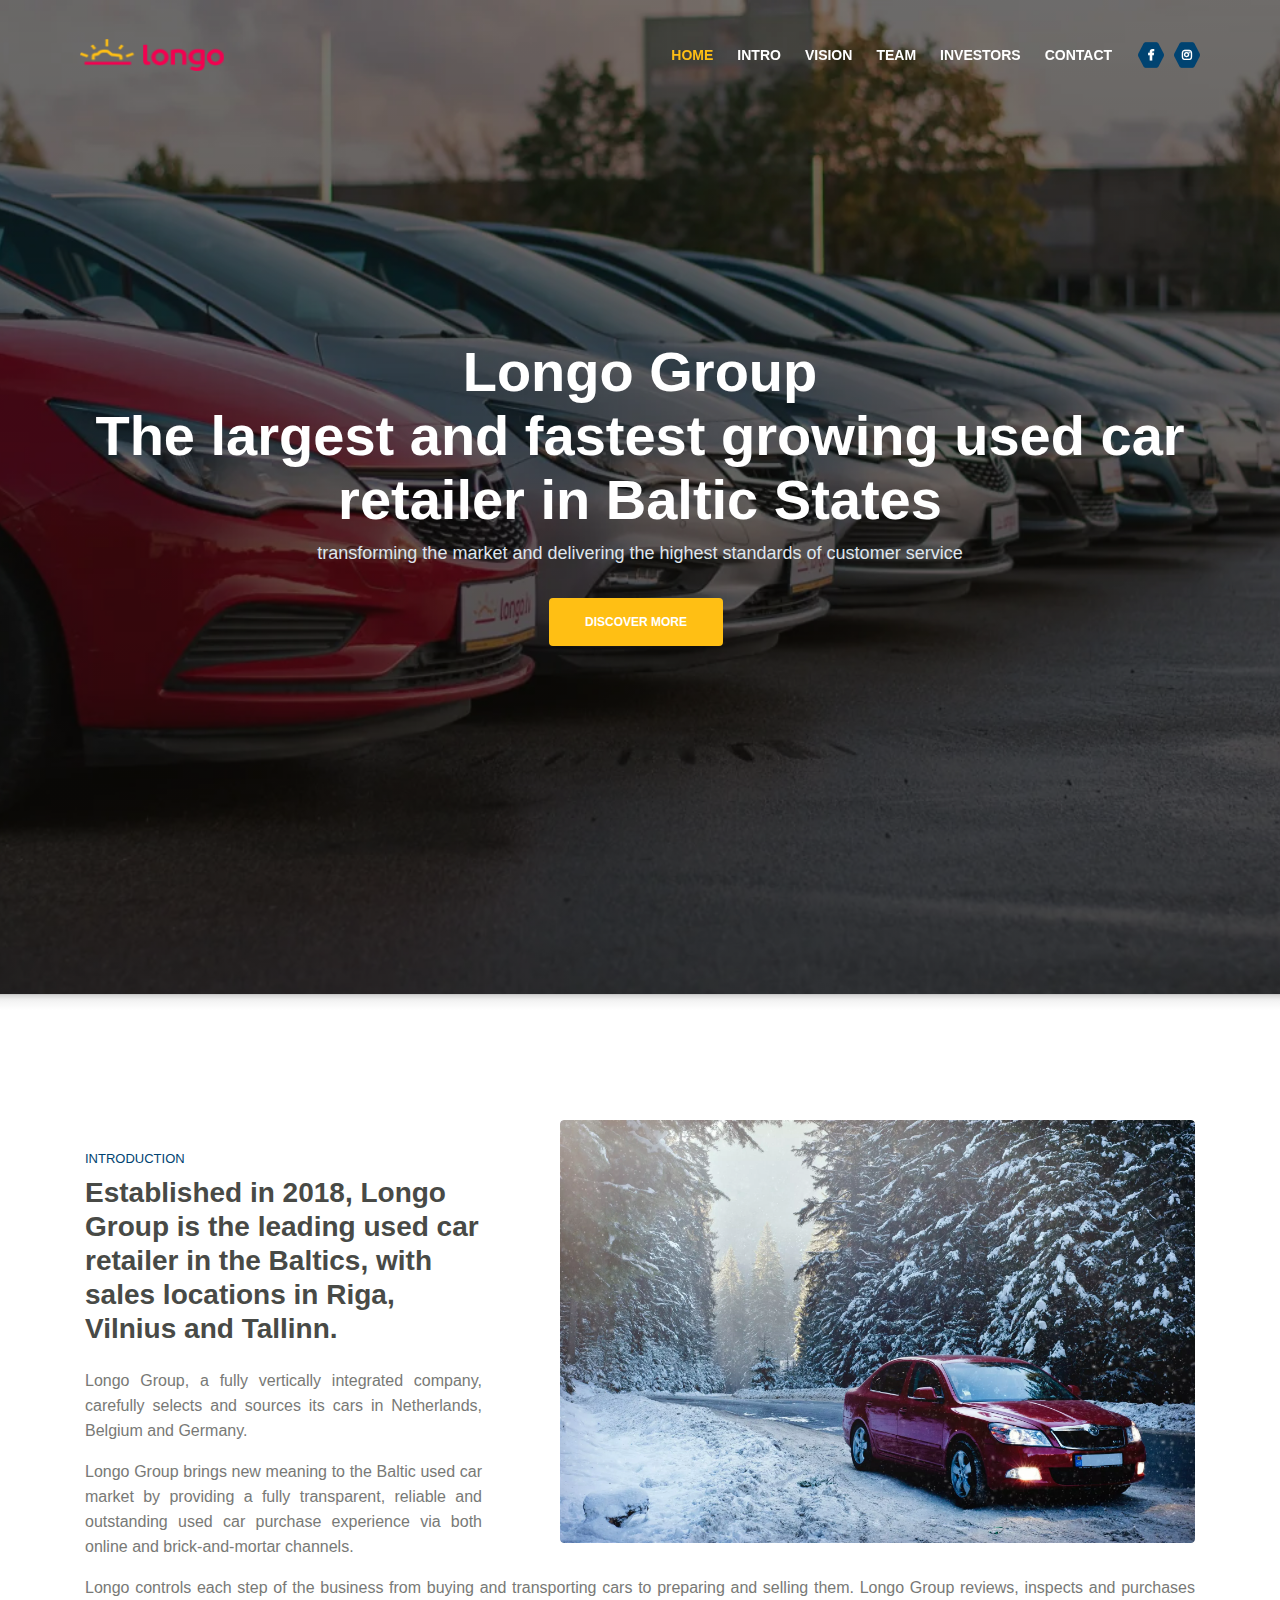
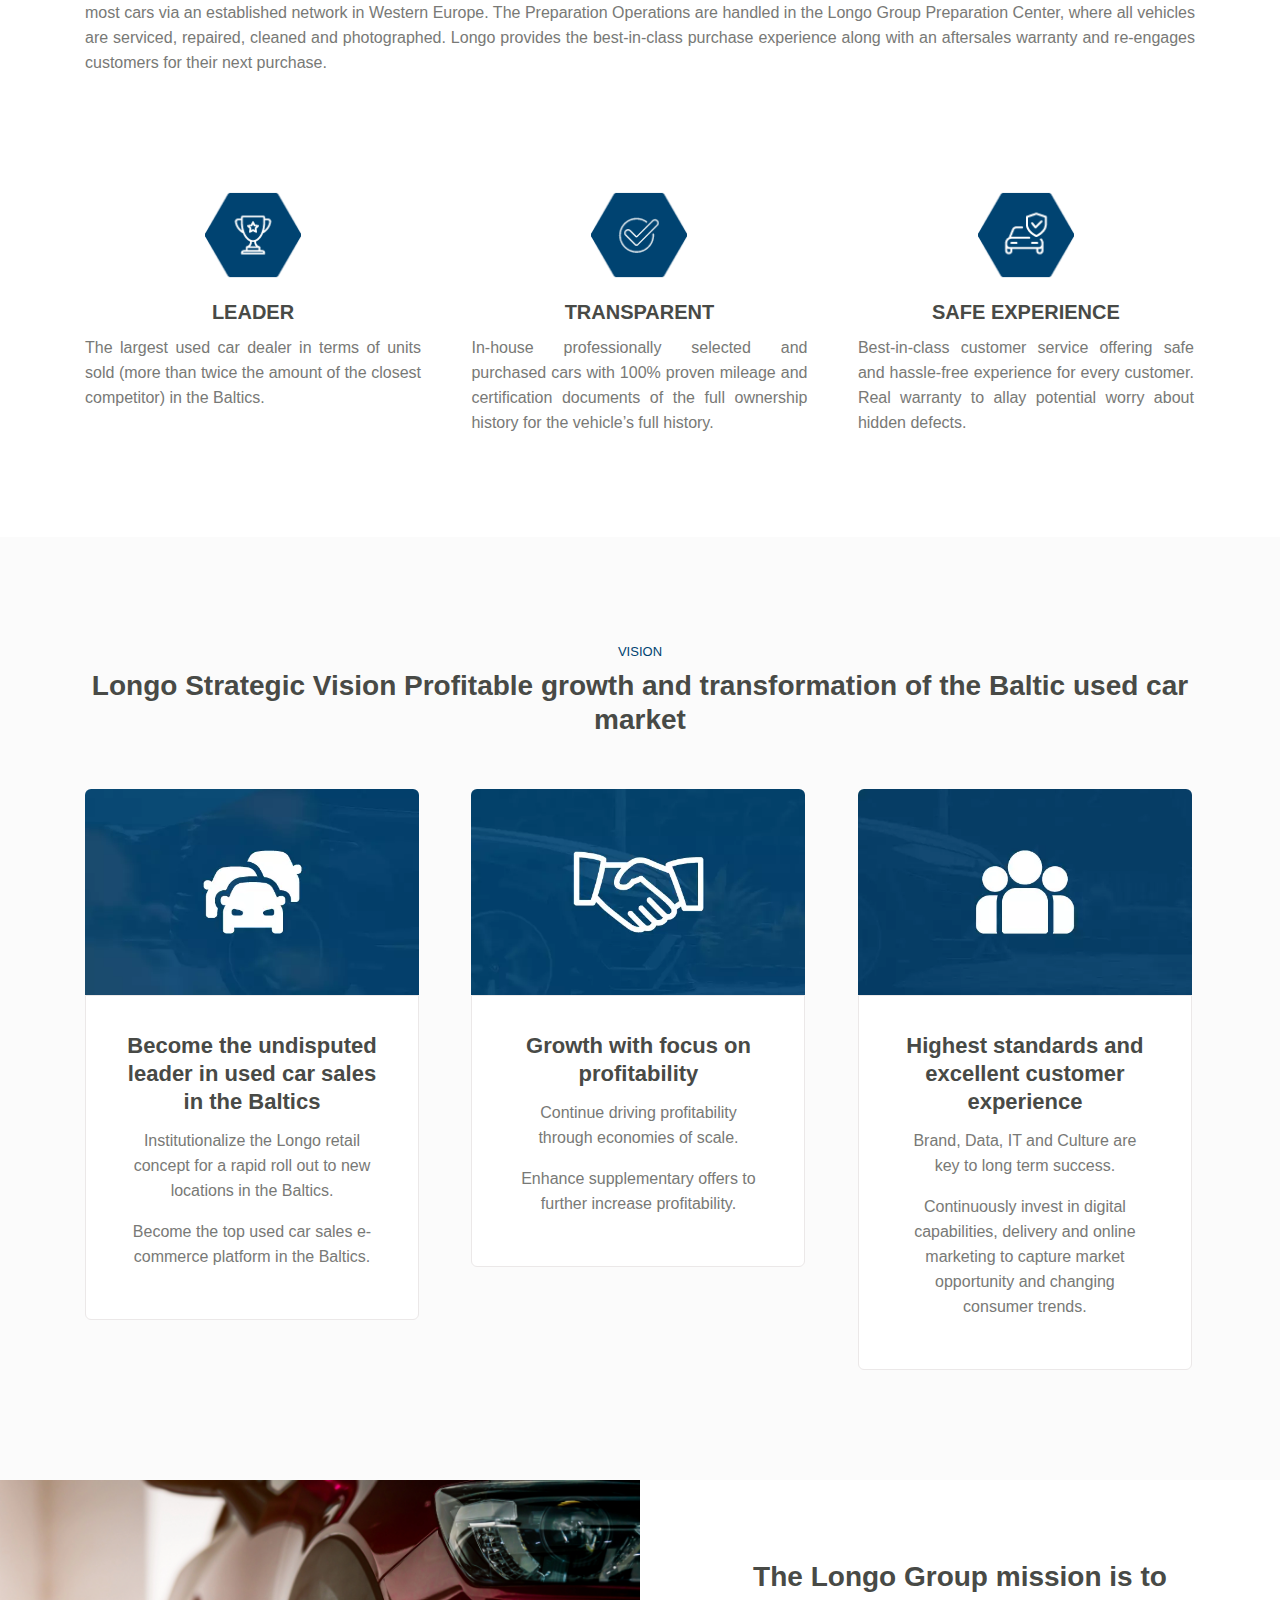
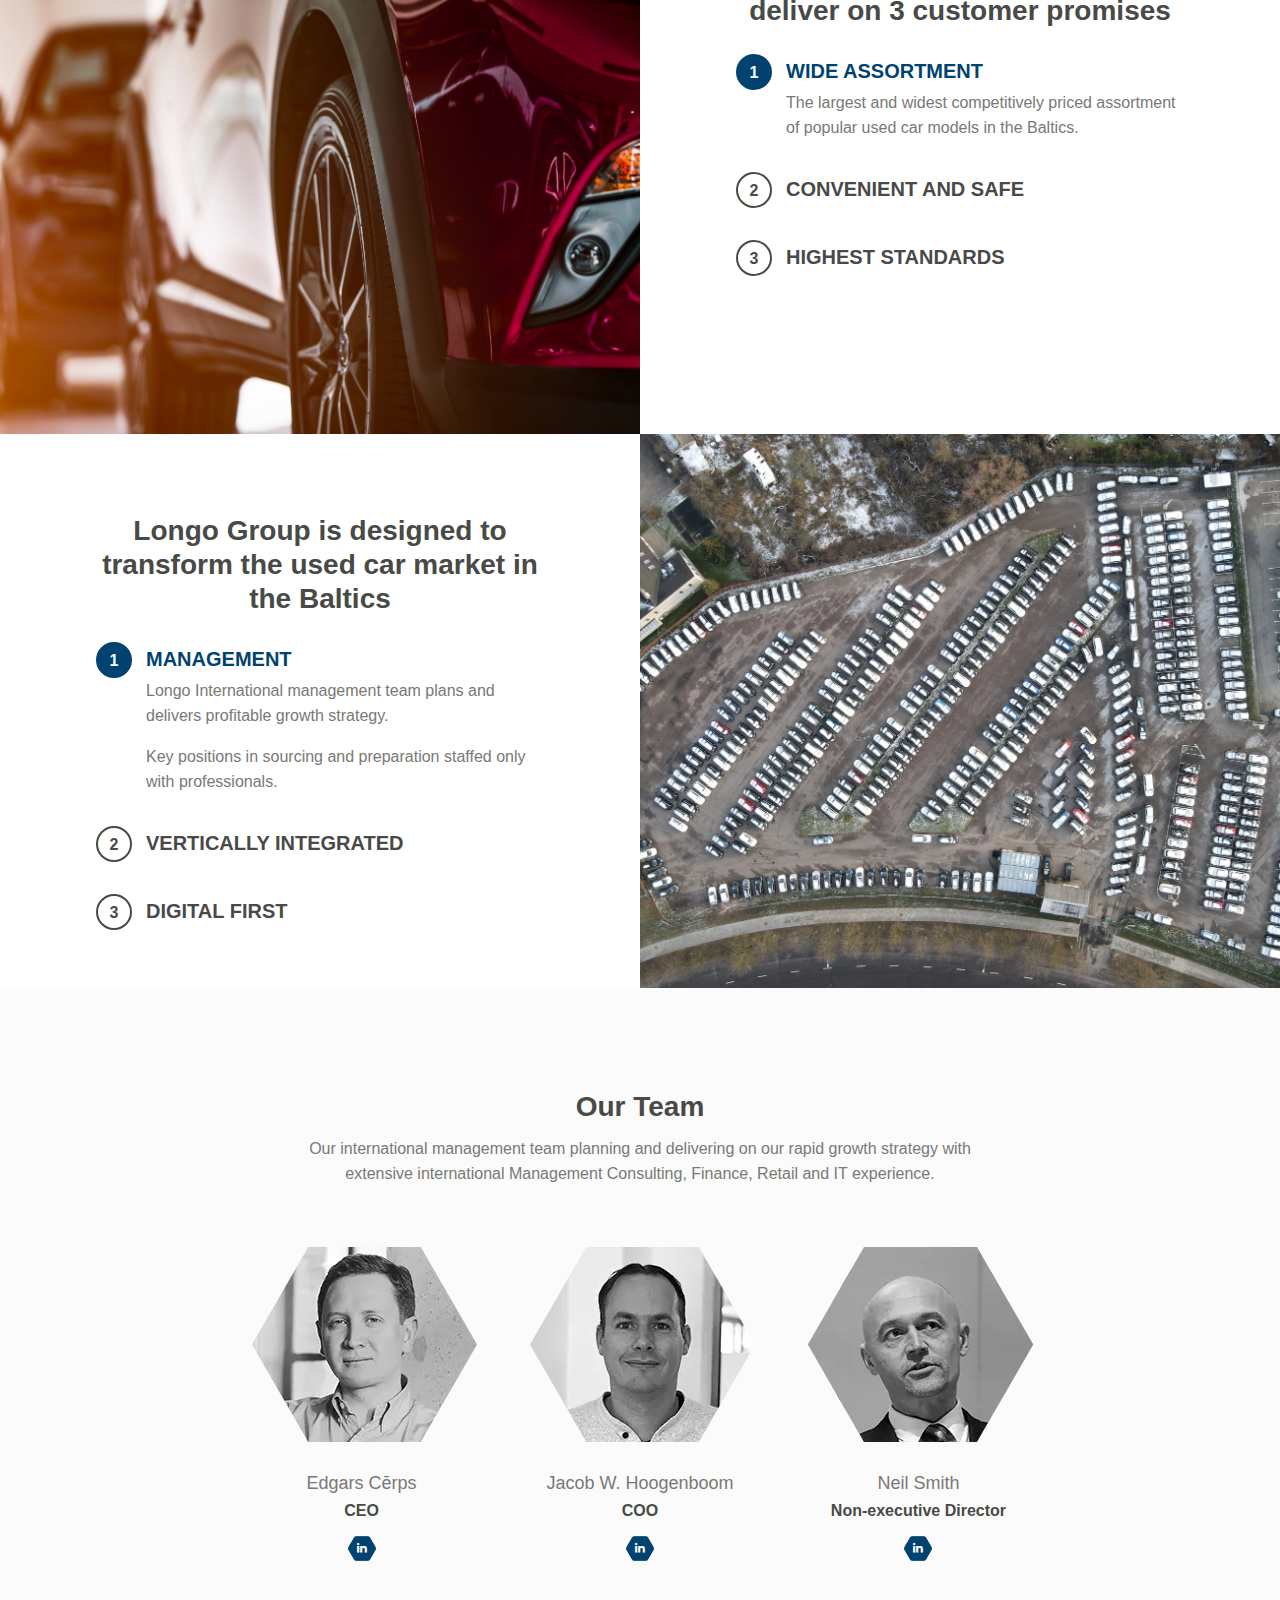
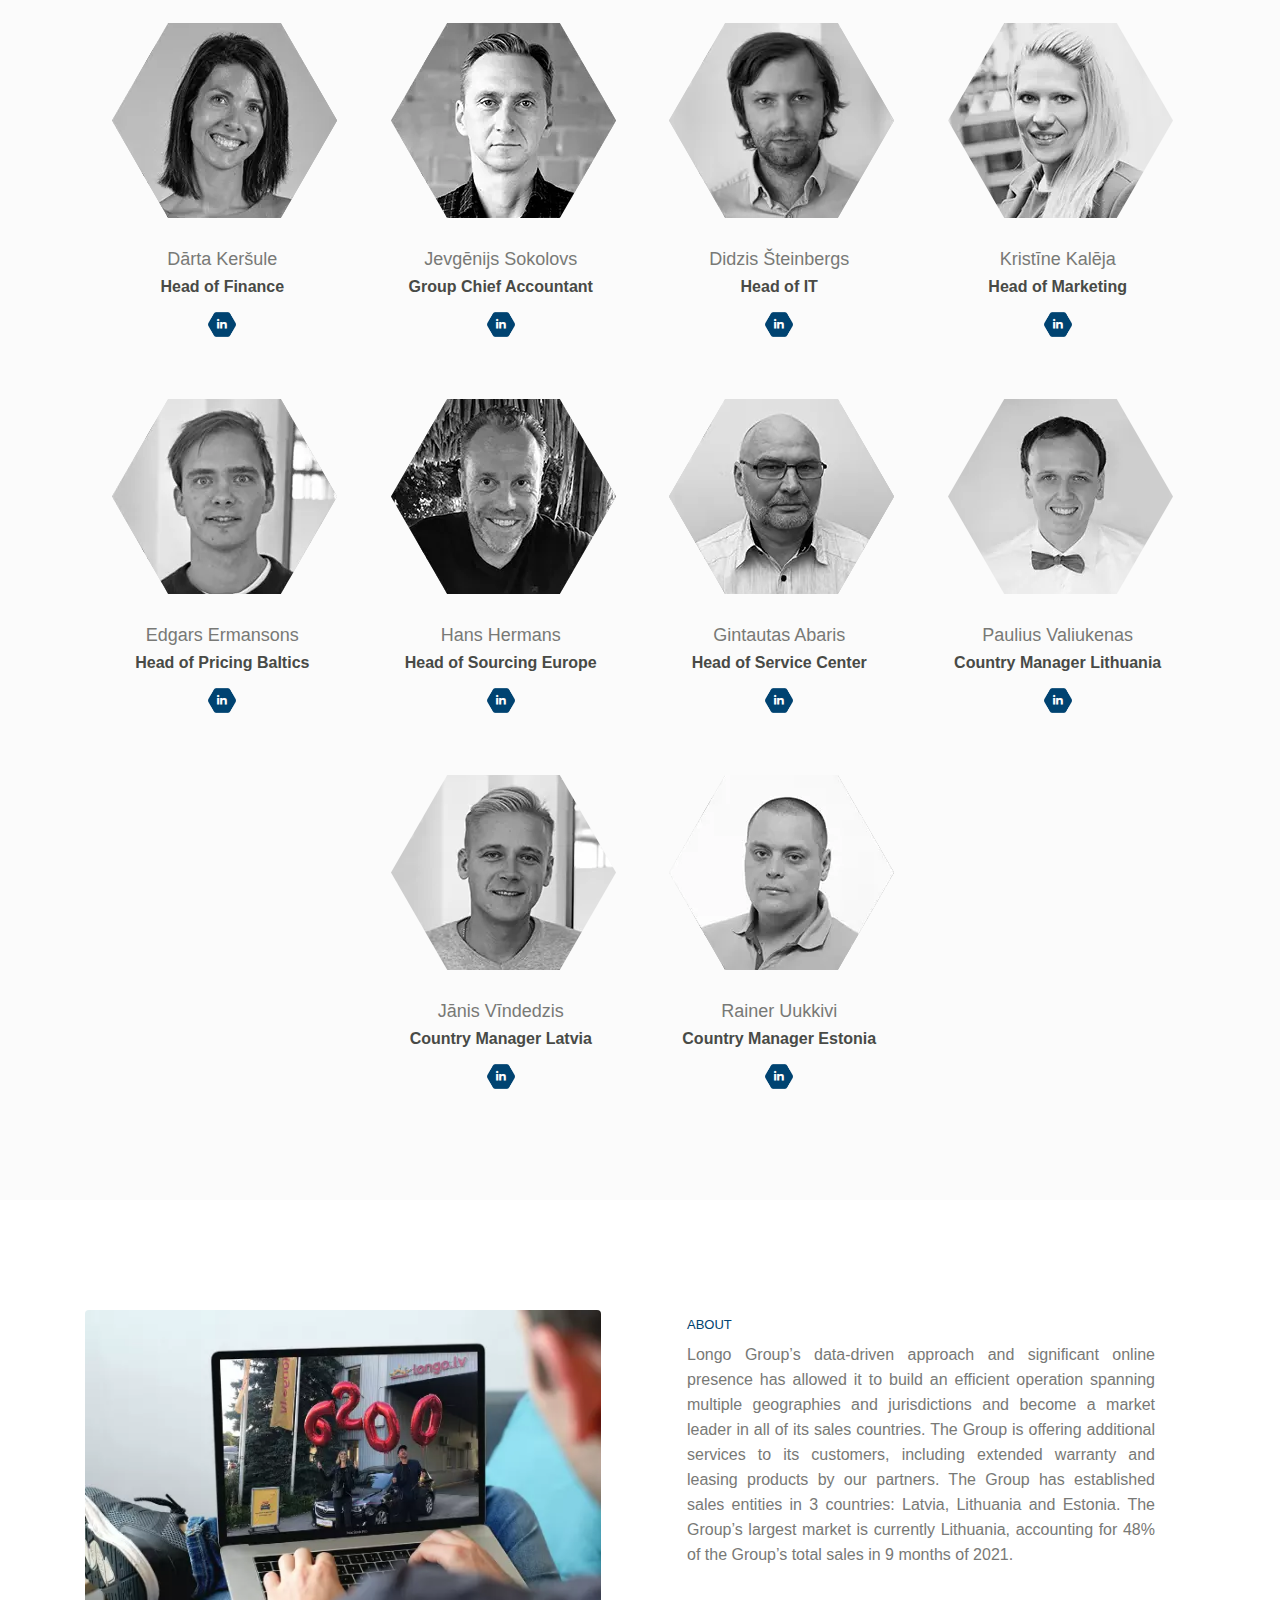
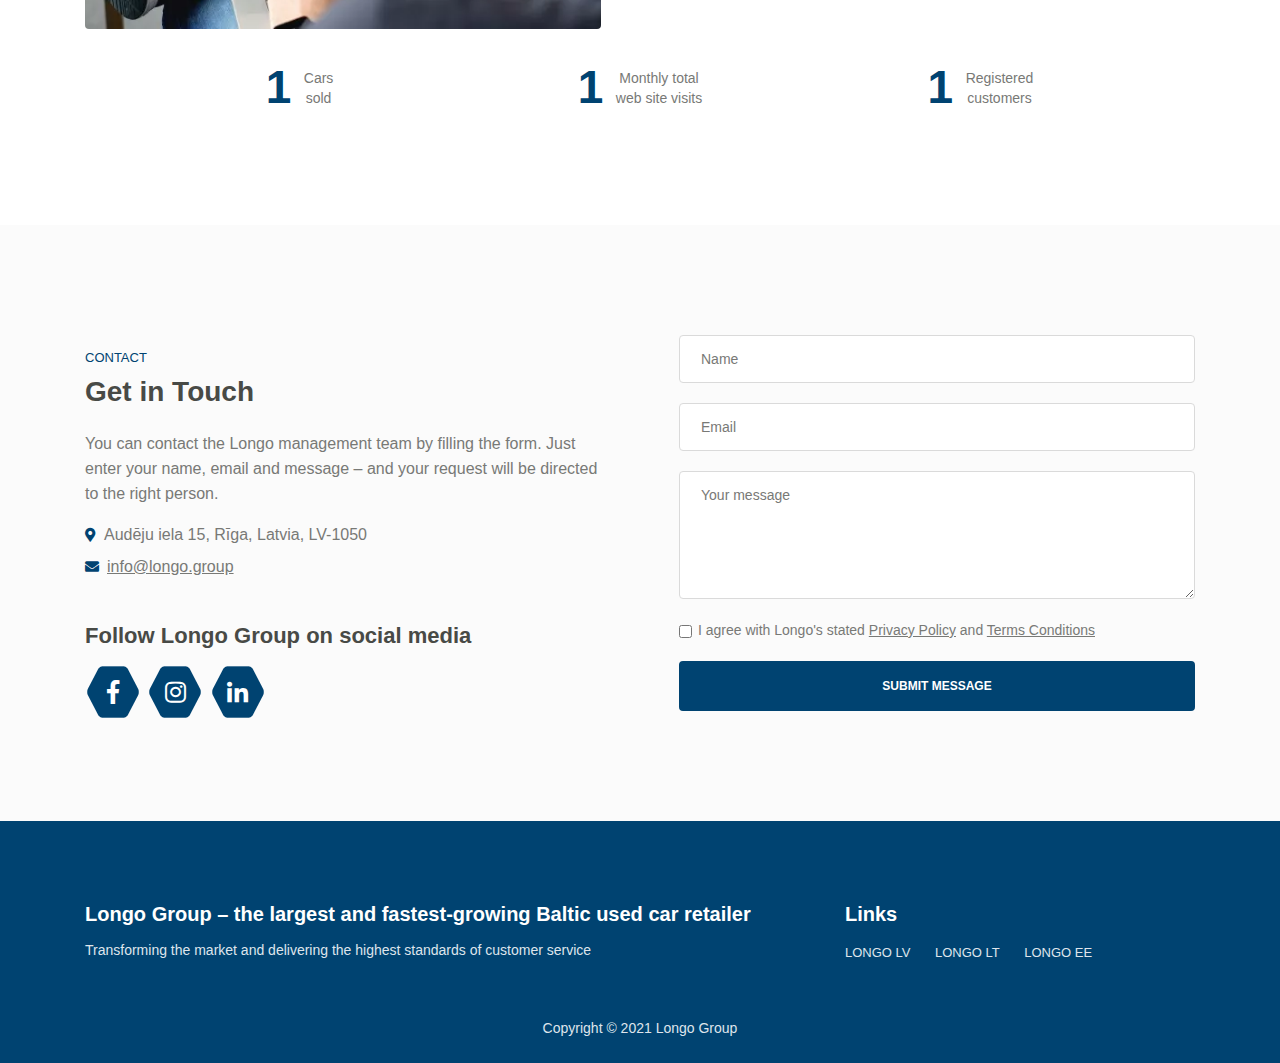
<file: index.html>
<!DOCTYPE html>
<html lang="en">
<head>
    <meta charset="utf-8">
    <meta name="viewport" content="width=device-width, initial-scale=1, shrink-to-fit=no">

    <!-- Google Tag Manager -->
    <script>
      (function(w, d, s, l, i) {
        w[l] = w[l] || [];
        w[l].push({
          'gtm.start': new Date().getTime(),
          event: 'gtm.js'
        });
        var f = d.getElementsByTagName(s)[0],
          j = d.createElement(s),
          dl = l != 'dataLayer' ? '&l=' + l : '';
        j.async = true;
        j.src =
          'https://www.googletagmanager.com/gtm.js?id=' + i + dl;
        f.parentNode.insertBefore(j, f);
      })(window, document, 'script', 'dataLayer', 'GTM-WHQ2GSV');
    </script>
    <!-- End Google Tag Manager -->

    <!-- SEO Meta Tags -->
    <meta name="description" content="Longo Group brings new meaning to the Baltic used car market by providing a fully transparent, reliable and outstanding used car purchase experience via both online and brick-and-mortar channels.">
    <meta name="author" content="Longo Group">

    <!-- OG Meta Tags to improve the way the post looks when you share the page on LinkedIn, Facebook, Google+ -->
	<meta property="og:site_name" content="Longo Group" /> <!-- website name -->
	<meta property="og:site" content="https://longo.group/" /> <!-- website link -->
	<meta property="og:description" content="Longo Group brings new meaning to the Baltic used car market by providing a fully transparent, reliable and outstanding used car purchase experience via both online and brick-and-mortar channels." /> <!-- title shown in the actual shared post -->
	<meta property="og:title" content="The largest and fastest growing used car retailer in Baltic States" /> <!-- description shown in the actual shared post -->
	<meta property="og:image" content="https://longo.group/images/longoGroup.png" /> <!-- image link, make sure it's jpg -->
	<meta property="og:url" content="https://longo.group/" /> <!-- where do you want your post to link to -->
	<meta property="og:type" content="article" />

    <!-- Website Title -->
    <title>Longo Group</title>

    <!-- Styles -->
    <link href="https://fonts.googleapis.com/css2?family=Lato:wght@100;400;700;900&display=swap" rel="stylesheet">
    <!--<link href="https://fonts.googleapis.com/css?family=Open+Sans:400,400i,600&display=swap&subset=latin-ext" rel="stylesheet">-->
    <link href="css/bootstrap.css" rel="stylesheet">
    <link href="css/fontawesome-all.css" rel="stylesheet">
    <link href="css/swiper.css" rel="stylesheet">
	<link href="css/magnific-popup.css" rel="stylesheet">
	<link href="css/styles.css" rel="stylesheet">

	<!-- Favicon  -->
    <link rel="icon" href="images/favicon.ico">
</head>
<body data-spy="scroll" data-target=".fixed-top">

    <!-- Google Tag Manager (noscript) -->
    <noscript><iframe src="https://www.googletagmanager.com/ns.html?id=GTM-WHQ2GSV" height="0" width="0" style="display:none;visibility:hidden"></iframe></noscript>
    <!-- End Google Tag Manager (noscript) -->

	<div class="spinner-wrapper">
        <div class="spinner">
            <div class="bounce1"></div>
            <div class="bounce2"></div>
            <div class="bounce3"></div>
        </div>
    </div>



    <!-- Navbar -->
    <nav class="navbar navbar-expand-md navbar-dark navbar-custom fixed-top">
        <!-- Text Logo - Use this if you don't have a graphic logo -->
        <!-- <a class="navbar-brand logo-text page-scroll" href="index.html">Aria</a> -->

        <!-- Image Logo -->
        <a class="navbar-brand logo-image" href="index.html"><img src="images/logo_smol.png" alt="alternative"></a>

        <!-- Mobile Menu Toggle Button -->
        <button class="navbar-toggler" type="button" data-toggle="collapse" data-target="#navbarsExampleDefault" aria-controls="navbarsExampleDefault" aria-expanded="false" aria-label="Toggle navigation">
            <span class="navbar-toggler-awesome fas fa-bars"></span>
            <span class="navbar-toggler-awesome fas fa-times"></span>
        </button>
        <!-- end of mobile menu toggle button -->

        <div class="collapse navbar-collapse" id="navbarsExampleDefault">
            <ul class="navbar-nav ml-auto">
                <li class="nav-item">
                    <a class="nav-link page-scroll" href="#header">HOME <span class="sr-only">(current)</span></a>
                </li>
                <li class="nav-item">
                    <a class="nav-link page-scroll" href="#intro">INTRO</a>
                </li>
                <li class="nav-item">
                    <a class="nav-link page-scroll" href="#services">VISION</a>
                </li>
                <li class="nav-item">
                    <a class="nav-link page-scroll" href="#callMe">TEAM</a>
                </li>


<!--               <li class="nav-item dropdown">
                    <a class="nav-link dropdown-toggle page-scroll" href="#about" id="navbarDropdown" role="button" aria-haspopup="true" aria-expanded="false">ABOUT</a>
                    <div class="dropdown-menu" aria-labelledby="navbarDropdown">
                        <a class="dropdown-item" href="terms-conditions.html"><span class="item-text">TERMS & CONDITIONS</span></a>
                        <div class="dropdown-items-divide-hr"></div>
                        <a class="dropdown-item" target="_blank" href="https://longo.lv/documents/en/privacy-policy"><span class="item-text">PRIVACY POLICY</span></a>
                    </div>
                </li>

-->
                <li class="nav-item">
                    <a class="nav-link page-scroll" href="investors.html">INVESTORS</a>
                </li>
                <li class="nav-item">
                    <a class="nav-link page-scroll" href="#contact">CONTACT</a>
                </li>
            </ul>
            <span class="nav-item social-icons">
                <span class="fa-stack">
                    <a href="https://www.facebook.com/longo.lv">
                        <span class="hexagon"></span>
                        <i class="fab fa-facebook-f fa-stack-1x"></i>
                    </a>
                </span>
                <span class="fa-stack">
                    <a href="https://www.instagram.com/longo.lv/">
                        <span class="hexagon"></span>
                        <i class="fab fa-instagram fa-stack-1x"></i>
                    </a>
                </span>
            </span>
        </div>
    </nav> <!-- end of navbar -->
    <!-- end of navbar -->


    <!-- Header -->
    <header id="header" class="header">
        <div class="header-content">
            <div class="container">
                <div class="row">
                    <div class="col-lg-12">
                        <div class="text-container">
                            <h1>Longo Group<br />The largest and fastest growing used car retailer in Baltic States<span id="js-rotating"></span></h1>
                            <p class="p-heading p-large">transforming the market and delivering the highest standards of customer service</p>
                            <a class="btn-solid-lg page-scroll" href="#intro">DISCOVER MORE</a>
                        </div>
                    </div> <!-- end of col -->
                </div> <!-- end of row -->
            </div> <!-- end of container -->
        </div> <!-- end of header-content -->
        <div class="desktop-hero_shadow"></div>
    </header> <!-- end of header -->
    <!-- end of header -->


    <!-- Intro -->
    <div id="intro" class="basic-1">
        <div class="container">
            <div class="row">
                <div class="col-lg-5">
                    <div class="text-container">
                        <div class="section-title">INTRODUCTION</div>
                        <h2>Established in 2018, Longo Group is the leading used car retailer in the Baltics, with sales locations in Riga, Vilnius and Tallinn.</h2>
                        <p class="text-justify">Longo Group, a fully vertically integrated company, carefully selects and sources its cars in Netherlands, Belgium and Germany.</p>
                        <p class="text-justify">Longo Group brings new meaning to the Baltic used car market by providing a fully transparent, reliable and outstanding used car purchase experience via both online and brick-and-mortar channels.</p>
                        <div class="testimonial-author"></div>
                    </div> <!-- end of text-container -->
                </div> <!-- end of col -->
                <div class="col-lg-7">
                    <div class="image-container">
                        <img class="img-fluid" src="images/intro-office.webp" alt="alternative">
                    </div> <!-- end of image-container -->
                </div> <!-- end of col -->
                    <div class="col-lg-12">
                        <p class="text-justify">Longo controls each step of the business from buying and transporting cars to preparing and selling them. Longo Group reviews, inspects and purchases most cars via an established network in Western Europe. The Preparation Operations are handled in the Longo Group Preparation Center, where all vehicles are serviced, repaired, cleaned and photographed. Longo provides the best-in-class purchase experience along with an aftersales warranty and re-engages customers for their next purchase.</p>
                    </div>
            </div> <!-- end of row -->
        </div> <!-- end of container -->
    </div> <!-- end of basic-1 -->
    <!-- end of intro -->


    <!-- Description -->
    <div class="cards-1">
        <div class="container">
            <div class="row">
                <div class="col-lg-12">

                    <!-- Card -->
                    <div class="card">
                        <span class="fa-stack">
                            <span class="longo-hexagon-1"></span>
                        </span>
                        <div class="card-body">
                            <h4 class="card-title">LEADER</h4>
                            <p class="text-justify">The largest used car dealer in terms of units sold (more than twice the amount of the closest competitor) in the Baltics.</p>
                        </div>
                    </div>
                    <!-- end of card -->

                    <!-- Card -->
                    <div class="card">
                        <span class="fa-stack">
                            <span class="longo-hexagon-2"></span>
                        </span>
                        <div class="card-body">
                            <h4 class="card-title">TRANSPARENT</h4>
                            <p class="text-justify">In-house professionally selected and purchased cars with 100% proven mileage and certification documents of the full ownership history for the vehicle’s full history.</p>
                        </div>
                    </div>
                    <!-- end of card -->

                    <!-- Card -->
                    <div class="card">
                        <span class="fa-stack">
                            <span class="longo-hexagon-3"></span>
                        </span>
                        <div class="card-body">
                            <h4 class="card-title">SAFE EXPERIENCE</h4>
                            <p class="text-justify">Best-in-class customer service offering safe and hassle-free experience for every customer. Real warranty to allay potential worry about hidden defects.</p>
                        </div>
                    </div>
                    <!-- end of card -->

                </div> <!-- end of col -->
            </div> <!-- end of row -->
        </div> <!-- end of container -->
    </div> <!-- end of cards-1 -->
    <!-- end of description -->


    <!-- Services -->
    <div id="services" class="cards-2">
        <div class="container">
            <div class="row">
                <div class="col-lg-12">
                    <div class="section-title">VISION</div>
                </div> <!-- end of col -->
            </div> <!-- end of row -->
            <div>
                <h2>Longo Strategic Vision Profitable growth and transformation of the Baltic used car market</h2>
            </div>
            <div class="row">
                <div class="col-lg-12">

                    <!-- Card -->
                    <div class="card">
                        <div class="card-image">
                            <img class="img-fluid" src="images/services-1.webp" alt="alternative">
                        </div>
                        <div class="card-body">
                            <h3 class="card-title">Become the undisputed leader in used car sales in the Baltics</h3>
                            <p class="text-center">Institutionalize the Longo retail concept for a rapid roll out to new locations in the Baltics.</p>
                            <p class="text-center">Become the top used car sales e-commerce platform in the Baltics.</p>
                        </div>
                    </div>
                    <!-- end of card -->

                    <!-- Card -->
                    <div class="card">
                        <div class="card-image">
                            <img class="img-fluid" src="images/services-3.webp" alt="alternative">
                        </div>
                        <div class="card-body">
                            <h3 class="card-title">Growth with focus on profitability</h3>
                            <p class="text-center">Continue driving profitability through economies of scale.</p>
                            <p class="text-center">Enhance supplementary offers to further increase profitability.</p>
                        </div>
                    </div>
                    <!-- end of card -->

                    <!-- Card -->
                    <div class="card">
                        <div class="card-image">
                            <img class="img-fluid" src="images/services-4.webp" alt="alternative">
                        </div>
                        <div class="card-body">
                            <h3 class="card-title">Highest standards and excellent customer experience</h3>
                            <p class="text-center">Brand, Data, IT and Culture are key to long term success.</p>
                            <p class="text-center">Continuously invest in digital capabilities, delivery and online marketing to capture market opportunity and changing consumer trends.</p>
                        </div>
                    </div>
                    <!-- end of card -->

                </div> <!-- end of col -->
            </div> <!-- end of row -->
        </div> <!-- end of container -->
    </div> <!-- end of cards-2 -->
    <!-- end of services -->


    <!-- Details 1 -->
	<div id="details" class="accordion">
		<div class="area-1">
		</div><!-- end of area-1 on same line and no space between comments to eliminate margin white space --><div class="area-2">

            <!-- Accordion -->
            <div class="accordion-container" id="accordionOne">
                <h2>The Longo Group mission is to deliver on 3 customer promises</h2>
                <div class="item">
                    <div id="headingOne">
                        <span data-toggle="collapse" data-target="#collapseOne" aria-expanded="true" aria-controls="collapseOne" role="button">
                            <span class="circle-numbering">1</span><span class="accordion-title">WIDE ASSORTMENT</span>
                        </span>
                    </div>
                    <div id="collapseOne" class="collapse show" aria-labelledby="headingOne" data-parent="#accordionOne">
                        <div class="accordion-body">
                            <p>The largest and widest competitively priced assortment of popular used car models in the Baltics.</p>
                        </div>
                    </div>
                </div> <!-- end of item -->

                <div class="item">
                    <div id="headingTwo">
                        <span class="collapsed" data-toggle="collapse" data-target="#collapseTwo" aria-expanded="false" aria-controls="collapseTwo" role="button">
                            <span class="circle-numbering">2</span><span class="accordion-title">CONVENIENT AND SAFE</span>
                        </span>
                    </div>
                    <div id="collapseTwo" class="collapse" aria-labelledby="headingTwo" data-parent="#accordionOne">
                        <div class="accordion-body">
                            <p>The safest and most convenient used car shopping experience end-to-end, both digitally and on-site.</p>
                        </div>
                    </div>
                </div> <!-- end of item -->

                <div class="item">
                    <div id="headingThree">
                        <span class="collapsed" data-toggle="collapse" data-target="#collapseThree" aria-expanded="false" aria-controls="collapseThree" role="button">
                            <span class="circle-numbering">3</span><span class="accordion-title">HIGHEST STANDARDS</span>
                        </span>
                    </div>
                    <div id="collapseThree" class="collapse" aria-labelledby="headingThree" data-parent="#accordionOne">
                        <div class="accordion-body">
                            <p>Only quality cars with guaranteed mileage and full available history, freshly serviced and cleaned.</p>
                        </div>
                    </div>
                </div> <!-- end of item -->
            </div> <!-- end of accordion-container -->
            <!-- end of accordion -->

		</div> <!-- end of area-2 -->
    </div> <!-- end of accordion -->
    <!-- end of details 1 -->


    <!-- Details 2 -->
	<div id="details" class="accordion-2">
        <div class="area-1">

            <div class="accordion-container" id="accordionTwo">
                <h2>Longo Group is designed to transform the used car market in the Baltics</h2>
                <div class="item">
                    <div id="headingFour">
                        <span data-toggle="collapse" data-target="#collapseFour" aria-expanded="true" aria-controls="collapseFour" role="button">
                            <span class="circle-numbering">1</span><span class="accordion-title">MANAGEMENT</span>
                        </span>
                    </div>
                    <div id="collapseFour" class="collapse show" aria-labelledby="headingFour" data-parent="#accordionTwo">
                        <div class="accordion-body">
                            <p>Longo International management team plans and delivers profitable growth strategy.</p>
                            <p>Key positions in sourcing and preparation staffed only with professionals.</p>
                        </div>
                    </div>
                </div> <!-- end of item -->

                <div class="item">
                    <div id="headingTwo">
                        <span class="collapsed" data-toggle="collapse" data-target="#collapseFive" aria-expanded="false" aria-controls="collapseFive" role="button">
                            <span class="circle-numbering">2</span><span class="accordion-title">VERTICALLY INTEGRATED</span>
                        </span>
                    </div>
                    <div id="collapseFive" class="collapse" aria-labelledby="collapseFive" data-parent="#accordionTwo">
                        <div class="accordion-body">
                            <p>Brick-and-mortar sourcing operations in Western Europe.</p>
                            <p>Team experience and integrated pricing processes.</p>
                            <p>In-house end-to-end high-capacity car preparation center.</p>
                        </div>
                    </div>
                </div> <!-- end of item -->

                <div class="item">
                    <div id="headingThree">
                        <span class="collapsed" data-toggle="collapse" data-target="#collapseSix" aria-expanded="false" aria-controls="collapseSix" role="button">
                            <span class="circle-numbering">3</span><span class="accordion-title">DIGITAL FIRST</span>
                        </span>
                    </div>
                    <div id="collapseSix" class="collapse" aria-labelledby="headingSix" data-parent="#accordionTwo">
                        <div class="accordion-body">
                            <p>Best-in-class digital experience focused on convenience.</p>
                            <p>Standardized sales processes focused on delivering a safe and hassle-free experience.</p>
                            <p>Proprietary back-office system linking together all the business elements.</p>
                        </div>
                    </div>
                </div> <!-- end of item -->
            </div> <!-- end of accordion-container -->
            <!-- end of accordion -->
            </div><!-- end of area-1 on same line and no space between comments to eliminate margin white space --><div class="area-2">
        </div> <!-- end of area-2 -->
    </div> <!-- end of tabs -->
    <!-- end of details 2 -->

<!--
	<div id="projects" class="filter">
		<div class="container">
            <div class="row">
                <div class="col-lg-12">
                    <div class="section-title">OUR CUSTOMERS</div>
                    <h2>More than 7000 happy customers in the Baltics!</h2>
                </div>
            </div>
            <div class="row">
                <div class="col-lg-12">
                    <div class="grid">
                        <div class="element-item development">
                            <div class="element-item-overlay"></div><img src="images/1.webp" alt="alternative">
                        </div>
                        <div class="element-item development">
                            <div class="element-item-overlay"></div><img src="images/12.webp" alt="alternative">
                        </div>
                        <div class="element-item design development marketing">
                            <div class="element-item-overlay"></div><img src="images/3.webp" alt="alternative">
                        </div>
                        <div class="element-item design development marketing">
                            <div class="element-item-overlay"></div><img src="images/4.webp" alt="alternative">
                        </div>
                        <div class="element-item design development marketing seo d-none d-lg-block">
                            <div class="element-item-overlay"></div><img src="images/5.webp" alt="alternative">
                        </div>
                        <div class="element-item design marketing seo d-none d-lg-block">
                            <div class="element-item-overlay"></div><img src="images/6.webp" alt="alternative">
                        </div>
                        <div class="element-item design marketing d-none d-lg-block">
                            <div class="element-item-overlay"></div><img src="images/7.webp" alt="alternative">
                        </div>
                        <div class="element-item design marketing d-none d-lg-block">
                            <div class="element-item-overlay"></div><img src="images/8.webp" alt="alternative">
                        </div>
                        <div class="element-item design marketing d-none d-lg-block">
                            <div class="element-item-overlay"></div><img src="images/9.webp" alt="alternative">
                        </div>
                        <div class="element-item design marketing d-none d-lg-block">
                            <div class="element-item-overlay"></div><img src="images/10.webp" alt="alternative">
                        </div>
                        <div class="element-item design marketing d-none d-lg-block">
                            <div class="element-item-overlay"></div><img src="images/11.webp" alt="alternative">
                        </div>
                        <div class="element-item design marketing d-none d-lg-block">
                            <div class="element-item-overlay"></div><img src="images/12.webp" alt="alternative">
                        </div>
                        <div class="element-item design marketing d-none d-lg-block">
                            <div class="element-item-overlay"></div><img src="images/13.webp" alt="alternative">
                        </div>
                        <div class="element-item design marketing d-none d-lg-block">
                            <div class="element-item-overlay"></div><img src="images/14.webp" alt="alternative">
                        </div>
                        <div class="element-item design marketing d-none d-lg-block">
                            <div class="element-item-overlay"></div><img src="images/15.webp" alt="alternative">
                        </div>
                        <div class="element-item design marketing d-none d-lg-block">
                            <div class="element-item-overlay"></div><img src="images/16.webp" alt="alternative">
                        </div>
                        <div class="element-item design marketing d-none d-lg-block">
                            <div class="element-item-overlay"></div><img src="images/17.webp" alt="alternative">
                        </div>
                        <div class="element-item design marketing d-none d-lg-block">
                            <div class="element-item-overlay"></div><img src="images/18.webp" alt="alternative">
                        </div>
                        <div class="element-item design marketing d-none d-lg-block">
                            <div class="element-item-overlay"></div><img src="images/19.webp" alt="alternative">
                        </div>
                        <div class="element-item design marketing d-none d-lg-block">
                            <div class="element-item-overlay"></div><img src="images/20.webp" alt="alternative">
                        </div>
                    </div>
                </div>
            </div>
		</div>
    </div>
-->


    <!-- Team -->
    <div id="callMe" class="basic-2">
        <div class="container">
            <div class="row">
                <div class="col-lg-12">
                    <h2>Our Team</h2>
                    <p class="p-heading">Our international management team planning and delivering on our rapid growth strategy with extensive international Management Consulting, Finance, Retail and IT experience.</p>
                </div> <!-- end of col -->
            </div> <!-- end of row -->

            <div class="row">
                <div class="col-lg-12">
                    <!-- Team Member -->
                                <div class="team-member">
                                    <div class="image-wrapper">
                                        <img class="img-fluid" src="images/team-1.webp" alt="alternative">
                                    </div> <!-- end of image-wrapper -->
                                    <p class="p-large">Edgars Cērps</p>
                                    <p class="job-title">CEO</p>
                                    <span class="social-icons">
                                        <span class="fa-stack">
                                            <a href="https://www.linkedin.com/in/edgarsc/">
                                                <span class="hexagon"></span>
                                                <i class="fab fa-linkedin-in fa-stack-1x"></i>
                                            </a>
                                        </span>
                                    </span>
                                </div> <!-- end of team-member -->
                                <!-- end of team member -->

                                <!-- Team Member -->
                                            <div class="team-member">
                                                <div class="image-wrapper">
                                                    <img class="img-fluid" src="images/team-12.webp" alt="alternative">
                                                </div> <!-- end of image-wrapper -->
                                                <p class="p-large">Jacob W. Hoogenboom</p>
                                                <p class="job-title">COO</p>
                                                <span class="social-icons">
                                                    <span class="fa-stack">
                                                        <a href="https://www.linkedin.com/in/jwhoogenboom/">
                                                            <span class="hexagon"></span>
                                                            <i class="fab fa-linkedin-in fa-stack-1x"></i>
                                                        </a>
                                                    </span>
                                                </span>
                                            </div> <!-- end of team-member -->
                                            <!-- end of team member -->

                    <!-- Team Member -->
                                <div class="team-member">
                                    <div class="image-wrapper">
                                        <img class="img-fluid" src="images/team-4.webp" alt="alternative">
                                    </div> <!-- end of image-wrapper -->
                                    <p class="p-large">Neil Smith</p>
                                    <p class="job-title">Non-executive Director</p>
                                    <span class="social-icons">
                                        <span class="fa-stack">
                                            <a href="https://www.linkedin.com/in/neil-smith-66105623/">
                                                <span class="hexagon"></span>
                                                <i class="fab fa-linkedin-in fa-stack-1x"></i>
                                            </a>
                                        </span>
                                    </span>
                                </div> <!-- end of team-member -->
                                <!-- end of team member -->
                </div>
            </div>

            <div class="row">
                <div class="col-lg-12">

                    <!-- Team Member -->
                    <div class="team-member">
                        <div class="image-wrapper">
                            <img class="img-fluid" src="images/team-7.webp" alt="alternative">
                        </div> <!-- end of image-wrapper -->
                        <p class="p-large">Dārta Keršule</p>
                        <p class="job-title">Head of Finance</p>
                        <span class="social-icons">
                            <span class="fa-stack">
                                <a href="https://www.linkedin.com/in/d%C4%81rta-ker%C5%A1ule-02146723/">
                                    <span class="hexagon"></span>
                                    <i class="fab fa-linkedin-in fa-stack-1x"></i>
                                </a>
                            </span>
                        </span>
                    </div> <!-- end of team-member -->
                    <!-- end of team member -->

                    <!-- Team Member -->
                    <div class="team-member">
                        <div class="image-wrapper">
                            <img class="img-fluid" src="images/team-5.webp" alt="alternative">
                        </div> <!-- end of image-wrapper -->
                        <p class="p-large">Jevgēnijs Sokolovs</p>
                        <p class="job-title">Group Chief Accountant</p>
                        <span class="social-icons">
                            <span class="fa-stack">
                                <a href="https://www.linkedin.com/in/jevgenijs-sokolovs-acca-954947167/">
                                    <span class="hexagon"></span>
                                    <i class="fab fa-linkedin-in fa-stack-1x"></i>
                                </a>
                            </span>
                        </span>
                    </div> <!-- end of team-member -->
                    <!-- end of team member -->

                    <!-- Team Member -->
                    <div class="team-member">
                        <div class="image-wrapper">
                            <img class="img-fluid" src="images/team-6.webp" alt="alternative">
                        </div> <!-- end of image wrapper -->
                        <p class="p-large">Didzis Šteinbergs</p>
                        <p class="job-title">Head of IT</p>
                        <span class="social-icons">
                            <span class="fa-stack">
                                <a href="https://www.linkedin.com/in/didzis-steinbergs-64248114b/">
                                    <span class="hexagon"></span>
                                    <i class="fab fa-linkedin-in fa-stack-1x"></i>
                                </a>
                            </span>
                        </span>
                    </div> <!-- end of team-member -->
                    <!-- end of team member -->

                    <!-- Team Member -->
                    <div class="team-member">
                        <div class="image-wrapper">
                            <img class="img-fluid" src="images/team-2.webp" alt="alternative">
                        </div> <!-- end of image wrapper -->
                        <p class="p-large">Kristīne Kalēja</p>
                        <p class="job-title">Head of Marketing</p>
                        <span class="social-icons">
                            <span class="fa-stack">
                                <a href="https://www.linkedin.com/in/kristinekaleja/">
                                    <span class="hexagon"></span>
                                    <i class="fab fa-linkedin-in fa-stack-1x"></i>
                                </a>
                            </span>
                        </span>
                    </div> <!-- end of team-member -->
                    <!-- end of team member -->

                    <div class="team-member">
                        <div class="image-wrapper">
                            <img class="img-fluid" src="images/team-10.webp" alt="alternative">
                        </div> <!-- end of image wrapper -->
                        <p class="p-large">Edgars Ermansons</p>
                        <p class="job-title">Head of Pricing Baltics</p>
                        <span class="social-icons">
                            <span class="fa-stack">
                                <a href="https://www.linkedin.com/in/edgars-ermansons-92632557/">
                                    <span class="hexagon"></span>
                                    <i class="fab fa-linkedin-in fa-stack-1x"></i>
                                </a>
                            </span>
                        </span>
                    </div> <!-- end of team-member -->
                    <!-- end of team member -->

                    <div class="team-member">
                        <div class="image-wrapper">
                            <img class="img-fluid" src="images/team-3.webp" alt="alternative">
                        </div> <!-- end of image wrapper -->
                        <p class="p-large">Hans Hermans</p>
                        <p class="job-title">Head of Sourcing Europe</p>
                        <span class="social-icons">
                            <span class="fa-stack">
                                <a href="https://www.linkedin.com/in/hans-hermans-bbb985120/">
                                    <span class="hexagon"></span>
                                    <i class="fab fa-linkedin-in fa-stack-1x"></i>
                                </a>
                            </span>
                        </span>
                    </div> <!-- end of team-member -->
                    <!-- end of team member -->

                    <div class="team-member">
                        <div class="image-wrapper">
                            <img class="img-fluid" src="images/team-8.webp" alt="alternative">
                        </div> <!-- end of image wrapper -->
                        <p class="p-large">Gintautas  Abaris </p>
                        <p class="job-title">Head of Service Center</p>
                            <div class="mx-auto" style="height: 40px!;">
                            </div>
                            <span class="social-icons">
                                <span class="fa-stack">
                                    <a href="">
                                        <span class="hexagon"></span>
                                        <i class="fab fa-linkedin-in fa-stack-1x"></i>
                                    </a>
                                </span>
                            </span>
                    </div> <!-- end of team-member -->
                    <!-- end of team member -->

                    <div class="team-member">
                        <div class="image-wrapper">
                            <img class="img-fluid" src="images/team-13.webp" alt="alternative">
                        </div> <!-- end of image wrapper -->
                        <p class="p-large">Paulius Valiukenas</p>
                        <p class="job-title">Country Manager Lithuania</p>
                        <span class="social-icons">
                            <span class="fa-stack">
                                <a href="https://www.linkedin.com/in/paulius-valiuk%C4%97nas-6049ba4b/">
                                    <span class="hexagon"></span>
                                    <i class="fab fa-linkedin-in fa-stack-1x"></i>
                                </a>
                            </span>
                        </span>
                    </div> <!-- end of team-member -->
                    <!-- end of team member -->

                    <div class="team-member">
                        <div class="image-wrapper">
                            <img class="img-fluid" src="images/team-11.webp" alt="alternative">
                        </div> <!-- end of image wrapper -->
                        <p class="p-large">Jānis Vīndedzis</p>
                        <p class="job-title">Country Manager Latvia</p>
                        <span class="social-icons">
                            <span class="fa-stack">
                                <a href="https://www.linkedin.com/in/j%C4%81nis-v%C4%ABndedzis-64627287/">
                                    <span class="hexagon"></span>
                                    <i class="fab fa-linkedin-in fa-stack-1x"></i>
                                </a>
                            </span>
                        </span>
                    </div> <!-- end of team-member -->
                    <!-- end of team member -->

                    <!-- Team Member -->
                    <div class="team-member">
                        <div class="image-wrapper">
                            <img class="img-fluid" src="images/team-9.webp" alt="alternative">
                        </div> <!-- end of image wrapper -->
                        <p class="p-large">Rainer Uukkivi</p>
                        <p class="job-title">Country Manager Estonia</p>
                        <span class="social-icons">
                            <span class="fa-stack">
                                <a href="https://www.linkedin.com/in/rainer-uukkivi-154208151/">
                                    <span class="hexagon"></span>
                                    <i class="fab fa-linkedin-in fa-stack-1x"></i>
                                </a>
                            </span>
                        </span>
                    </div> <!-- end of team-member -->
                    <!-- end of team member -->

                </div> <!-- end of col -->
            </div> <!-- end of row -->
        </div> <!-- end of container -->
    </div> <!-- end of basic-2 -->
    <!-- end of team -->


    <!-- About -->
    <div id="about" class="counter">
        <div class="container">
            <div class="row">
                <div class="col-lg-5 col-xl-6">
                    <div class="image-container">
                        <img class="img-fluid" src="images/about.webp" alt="alternative">
                    </div> <!-- end of image-container -->
                </div> <!-- end of col -->
                <div class="col-lg-7 col-xl-6">
                    <div class="text-container">
                        <div class="section-title">ABOUT</div>
                        <p class="text-justify">Longo Group’s data-driven approach and significant online presence has allowed it to build an efficient operation spanning multiple geographies and jurisdictions and become a market leader in all of its sales countries. The Group is offering additional services to its customers, including extended warranty and leasing products by our partners. The Group has established sales entities in 3 countries: Latvia, Lithuania and Estonia. The Group’s largest market is currently Lithuania, accounting for 48% of the Group’s total sales in 9 months of 2021.</p>
                    </div> <!-- end of text-container -->
                </div> <!-- end of col -->
            </div> <!-- end of row -->
            <div class"col-xl-12">
                <!-- Counter -->
                <div id="counter">
                    <div class="cell">
                        <div class="counter-value number-count" data-count="7000">1</div>
                        <div class="counter-info">Cars<br>sold</div>
                    </div>
                    <div class="cell">
                        <div class="counter-value number-count" data-count="360000">1</div>
                        <div class="counter-info">Monthly total<br>web site visits</div>
                    </div>
                    <div class="cell">
                        <div class="counter-value number-count" data-count="50000">1</div>
                        <div class="counter-info">Registered<br>customers</div>
                    </div>
                </div>
                <!-- end of counter -->
            </div>
        </div> <!-- end of container -->
    </div> <!-- end of counter -->
    <!-- end of about -->


    <!-- Contact -->
    <div id="contact" class="form-2">
        <div class="container">
            <div class="row">
                <div class="col-lg-6">
                    <div class="text-container">
                        <div class="section-title">CONTACT</div>
                        <h2>Get in Touch</h2>
                        <p>You can contact the Longo management team by filling the form. Just enter your name, email and message – and your request will be directed to the right person.</p>
                        <ul class="list-unstyled li-space-lg">
                            <li class="address"><i class="fas fa-map-marker-alt"></i>Audēju iela 15, Rīga, Latvia, LV-1050</li>
                            <!--<li><i class="fas fa-phone"></i><a href="tel:0037229995502">+372 299 955 02</a></li> -->
                            <li><i class="fas fa-envelope"></i><a href="mailto:info@longo.group">info@longo.group</a></li>
                        </ul>
                        <h3>Follow Longo Group on social media</h3>

                        <span class="fa-stack">
                            <a href="https://www.facebook.com/longo.lv">
                                <span class="hexagon"></span>
                                <i class="fab fa-facebook-f fa-stack-1x"></i>
                            </a>
                        </span>
                        <span class="fa-stack">
                            <a href="https://www.instagram.com/longo.lv/">
                                <span class="hexagon"></span>
                                <i class="fab fa-instagram fa-stack-1x"></i>
                            </a>
                        </span>
                        <span class="fa-stack">
                            <a href="https://www.linkedin.com/company/longo-group/">
                                <span class="hexagon"></span>
                                <i class="fab fa-linkedin-in fa-stack-1x"></i>
                            </a>
                        </span>
                    </div> <!-- end of text-container -->
                </div> <!-- end of col -->
                <div class="col-lg-6">

                    <!-- Contact Form -->
                    <form  name="contact-1" method="POST" data-netlify="true" data-focus="false">
                        <div class="form-group">
                            <input type="text" class="form-control-input" name="name" id="name" required>
                            <label class="label-control" for="name">Name</label>
                            <div class="help-block with-errors"></div>
                        </div>
                        <div class="form-group">
                            <input type="text" name="email" class="form-control-input" id="email" required>
                            <label class="label-control" for="email">Email</label>
                            <div class="help-block with-errors"></div>
                        </div>
                        <div class="form-group">
                            <textarea name="message" class="form-control-textarea" id="comments" required></textarea>
                            <label class="label-control" for="comments">Your message</label>
                            <div class="help-block with-errors"></div>
                        </div>
                        <div class="form-group checkbox">
                            <input type="checkbox" id="cterms" value="Agreed-to-Terms" required>I agree with Longo's stated <a target="_blank" href="https://longo.lv/documents/en/privacy-policy">Privacy Policy</a> and <a href="terms-conditions.html">Terms Conditions</a>
                            <div class="help-block with-errors"></div>
                        </div>
                        <div class="form-group">
                            <button type="submit" name="submit" class="form-control-submit-button">SUBMIT MESSAGE</button>
                        </div>
                        <div class="form-message">
                            <div id="cmsgSubmit" class="h3 text-center hidden"></div>
                        </div>
                    </form>

                    <!-- end of contact form -->

                </div> <!-- end of col -->
            </div> <!-- end of row -->
        </div> <!-- end of container -->
    </div> <!-- end of form-2 -->
    <!-- end of contact -->


    <!-- Footer -->
    <div class="footer">
        <div class="container">
            <div class="row">
                <div class="col-md-8">
                    <div class="text-container about">
                        <h4>Longo Group – the largest and fastest-growing Baltic used car retailer</h4>
                        <p class="white">Transforming the market and delivering the highest standards of customer service</p>
                    </div> <!-- end of text-container -->
                </div> <!-- end of col -->
                <div class="col-md-4">
                    <div class="text-container">
                        <h4>Links</h4>
                        <div class="list-unstyled li-space-lg white">
                            <a class="white" style="text-decoration:none; padding-right: 20px; font-size: 13px;" href="https://longo.lv/">LONGO LV</a>
                            <a class="white" style="text-decoration:none; padding-right: 20px; font-size: 13px;" href="https://longo.lt/">LONGO LT</a>
                            <a class="white" style="text-decoration:none; padding-right: 20px; font-size: 13px;" href="https://longo.ee/">LONGO EE</a>
                        </div>
                    </div> <!-- end of text-container -->
                </div> <!-- end of col -->


            </div> <!-- end of row -->
        </div> <!-- end of container -->
    </div> <!-- end of footer -->
    <!-- end of footer -->


    <!-- Copyright -->
    <div class="copyright">
        <div class="container">
            <div class="row">
                <div class="col-lg-12">
                    <p class="p-small">Copyright © 2021 Longo Group</p>
                </div> <!-- end of col -->
            </div> <!-- enf of row -->
        </div> <!-- end of container -->
    </div> <!-- end of copyright -->
    <!-- end of copyright -->


    <!-- Scripts -->
    <script src="js/jquery.min.js"></script> <!-- jQuery for Bootstrap's JavaScript plugins -->
    <script src="js/popper.min.js"></script> <!-- Popper tooltip library for Bootstrap -->
    <script src="js/bootstrap.min.js"></script> <!-- Bootstrap framework -->
    <script src="js/jquery.easing.min.js"></script> <!-- jQuery Easing for smooth scrolling between anchors -->
    <script src="js/swiper.min.js"></script> <!-- Swiper for image and text sliders -->
    <script src="js/jquery.magnific-popup.js"></script> <!-- Magnific Popup for lightboxes -->
    <script src="js/morphext.min.js"></script> <!-- Morphtext rotating text in the header -->
    <script src="js/isotope.pkgd.min.js"></script> <!-- Isotope for filter -->
    <script src="js/validator.min.js"></script> <!-- Validator.js - Bootstrap plugin that validates forms -->
    <script src="js/scripts.js"></script> <!-- Custom scripts -->
</body>
</html>
</file>
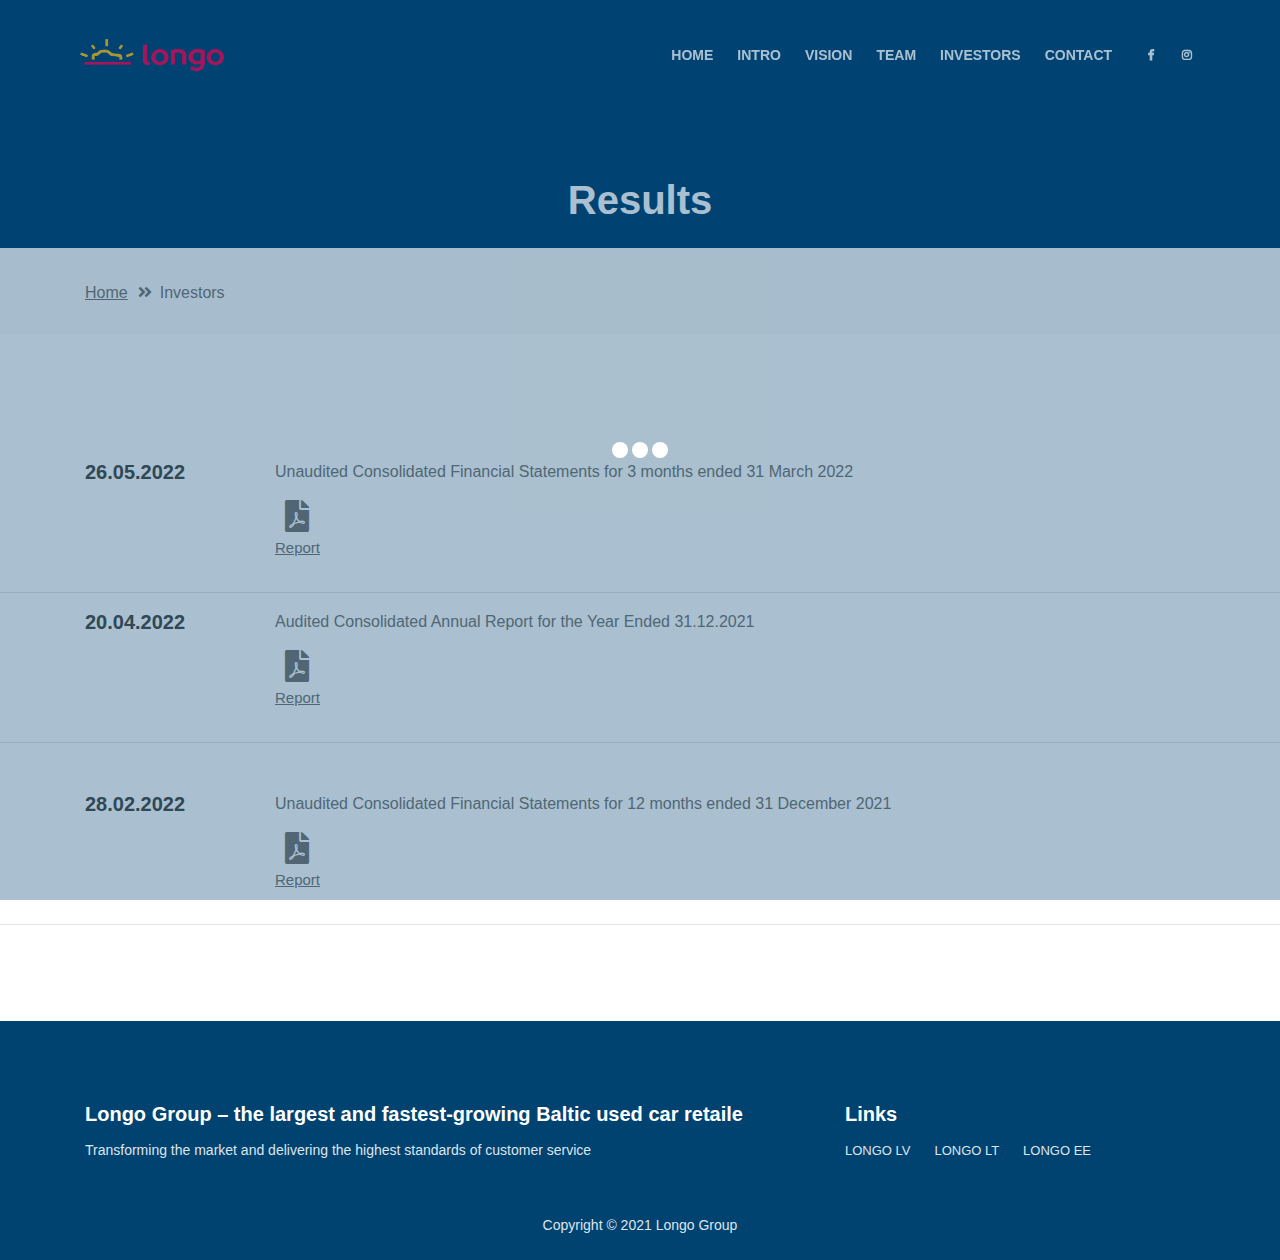
<file: investors.html>
<!DOCTYPE html>
<html lang="en">
<head>
    <meta charset="utf-8">
    <meta name="viewport" content="width=device-width, initial-scale=1, shrink-to-fit=no">

    <!-- SEO Meta Tags -->
    <meta name="description" content="Longo Group">
    <meta name="author" content="Inovatik">

    <!-- OG Meta Tags to improve the way the post looks when you share the page on LinkedIn, Facebook, Google+ -->
    <meta property="og:site_name" content="Longo Group"/> <!-- website name -->
    <meta property="og:site" content=""/> <!-- website link -->
    <meta property="og:title" content=""/> <!-- title shown in the actual shared post -->
    <meta property="og:description" content=""/> <!-- description shown in the actual shared post -->
    <meta property="og:image" content=""/> <!-- image link, make sure it's jpg -->
    <meta property="og:url" content=""/> <!-- where do you want your post to link to -->
    <meta property="og:type" content="article"/>

    <!-- Website Title -->
    <title>Longo Group</title>

    <!-- Styles -->
    <link href="https://fonts.googleapis.com/css2?family=Lato:wght@100;400;700;900&display=swap" rel="stylesheet">
    <link href="https://fonts.googleapis.com/css?family=Open+Sans:400,400i,600&display=swap&subset=latin-ext"
          rel="stylesheet">
    <link href="css/bootstrap.css" rel="stylesheet">
    <link href="css/fontawesome-all.css" rel="stylesheet">
    <link href="css/swiper.css" rel="stylesheet">
    <link href="css/magnific-popup.css" rel="stylesheet">
    <link href="css/styles.css" rel="stylesheet">

    <!-- Favicon  -->
    <link rel="icon" href="images/favicon.ico">
</head>
<body data-spy="scroll" data-target=".fixed-top">

<!-- Preloader -->
<div class="spinner-wrapper">
    <div class="spinner">
        <div class="bounce1"></div>
        <div class="bounce2"></div>
        <div class="bounce3"></div>
    </div>
</div>
<!-- end of preloader -->


<!-- Navbar -->
<nav class="navbar navbar-expand-md navbar-dark navbar-custom fixed-top">
    <!-- Text Logo - Use this if you don't have a graphic logo -->
    <!-- <a class="navbar-brand logo-text page-scroll" href="index.html">Aria</a> -->

    <!-- Image Logo -->
    <a class="navbar-brand logo-image" href="index.html"><img src="images/logo.png" alt="alternative"></a>

    <!-- Mobile Menu Toggle Button -->
    <button class="navbar-toggler" type="button" data-toggle="collapse" data-target="#navbarsExampleDefault"
            aria-controls="navbarsExampleDefault" aria-expanded="false" aria-label="Toggle navigation">
        <span class="navbar-toggler-awesome fas fa-bars"></span>
        <span class="navbar-toggler-awesome fas fa-times"></span>
    </button>
    <!-- end of mobile menu toggle button -->

    <div class="collapse navbar-collapse" id="navbarsExampleDefault">
        <ul class="navbar-nav ml-auto">
            <li class="nav-item">
                <a class="nav-link page-scroll" href="index.html#header">HOME <span class="sr-only">(current)</span></a>
            </li>
            <li class="nav-item">
                <a class="nav-link page-scroll" href="index.html#intro">INTRO</a>
            </li>
            <li class="nav-item">
                <a class="nav-link page-scroll" href="index.html#services">VISION</a>
            </li>
            <li class="nav-item">
                <a class="nav-link page-scroll" href="index.html#callMe">TEAM</a>
            </li>
            <li class="nav-item">
                <a class="nav-link page-scroll" href="investors.html">INVESTORS</a>
            </li>
            <li class="nav-item">
                <a class="nav-link page-scroll" href="index.html#contact">CONTACT</a>
            </li>
        </ul>
        <span class="nav-item social-icons">
                <span class="fa-stack">
                    <a href="https://www.facebook.com/longo.lv">
                        <span class="hexagon"></span>
                        <i class="fab fa-facebook-f fa-stack-1x"></i>
                    </a>
                </span>
                <span class="fa-stack">
                    <a href="https://www.instagram.com/longo.lv/">
                        <span class="hexagon"></span>
                        <i class="fab fa-instagram fa-stack-1x"></i>
                    </a>
                </span>
            </span>
    </div>
</nav> <!-- end of navbar -->
<!-- end of navbar -->


<!-- Header -->
<header id="header" class="ex-header-investors">
    <div class="container">
        <div class="row">
            <div class="col-md-12">
                <h1>Results</h1>
            </div> <!-- end of col -->
        </div> <!-- end of row -->
    </div> <!-- end of container -->
</header> <!-- end of ex-header -->
<!-- end of header -->

<!-- Breadcrumbs -->
<div class="ex-basic-1">
    <div class="container">
        <div class="row">
            <div class="col-lg-12">
                <div class="breadcrumbs">
                    <a href="index.html">Home</a><i class="fa fa-angle-double-right"></i><span>Investors</span>
                </div> <!-- end of breadcrumbs -->
            </div> <!-- end of col -->
        </div> <!-- end of row -->
    </div> <!-- end of container -->
</div> <!-- end of ex-basic-1 -->
<!-- end of breadcrumbs -->


<!-- Privacy Content -->
<div class="ex-basic-2">
    <div class="container mt-5">
        <div class="row">
            <div class="col-lg-2">
                <h4>26.05.2022</h4>
            </div>
            <div class="col-lg-10">
                <p>Unaudited Consolidated Financial Statements for 3 months ended 31 March 2022</p>
            </div>
        </div>
        <div class="row">
            <div class="col-lg-2">
            </div>
            <div class="col-lg-10">
                <div class="col-xs">
                    <div>
                        <a href="downloads/Longo_Group_unaudited_FS_Q1_2022_final.pdf"
                           download="Longo_Group_unaudited_FS_Q1_2022_final.pdf" target="_blank">
                            <i class="fa fa-file-pdf fa-2x" id="investors-hover" style="padding-left:10px;"></i>
                            <p style="font-size:15px" id="investors-hover">
                                Report
                            </p>
                        </a>
                    </div>
                </div>
                <div class="col-xs"></div>
                <div class="col-xs"></div>
            </div>
        </div>
    </div>
    <hr class="solid">
    <div class="container">
        <div class="row">
            <div class="col-lg-2">
                <h4>20.04.2022</h4>
            </div>
            <div class="col-lg-10">
                <p>Audited Consolidated Annual Report for the Year Ended 31.12.2021</p>
            </div>
        </div>
        <div class="row">
            <div class="col-lg-2">
            </div>
            <div class="col-lg-10">
                <div class="col-xs">
                    <div>
                        <a href="downloads/JSC-Longo-Group-FS-2021.pdf"
                           download="JSC-Longo-Group-FS-2021.pdf" target="_blank">
                            <i class="fa fa-file-pdf fa-2x" id="investors-hover" style="padding-left:10px;"></i>
                            <p style="font-size:15px" id="investors-hover">
                                Report
                            </p>
                        </a>
                    </div>
                </div>
                <div class="col-xs"></div>
                <div class="col-xs"></div>
            </div>
        </div>
    </div>
    <hr class="solid">
    <div class="container mt-5">
        <div class="row">
            <div class="col-lg-2">
                <h4>28.02.2022</h4>
            </div>
            <div class="col-lg-10">
                <p>Unaudited Consolidated Financial Statements for 12 months ended 31 December 2021</p>
            </div>
        </div>
        <div class="row">
            <div class="col-lg-2">
            </div>
            <div class="col-lg-10">
                <div class="col-xs">
                    <div>
                        <a href="downloads/LongoGroup_unaudited_fin_report_Q4_2021.pdf"
                           download="LongoGroup_unaudited_fin_report_Q4_2021.pdf" target="_blank">
                            <i class="fa fa-file-pdf fa-2x" id="investors-hover" style="padding-left:10px;"></i>
                            <p style="font-size:15px" id="investors-hover">
                                Report
                            </p>
                        </a>
                    </div>
                </div>
                <div class="col-xs"></div>
                <div class="col-xs"></div>
            </div>
        </div>
    </div>
    <hr class="solid">
</div>
</div>


<!-- Footer -->
<div class="footer">
    <div class="container">
        <div class="row">
            <div class="col-md-8">
                <div class="text-container about">
                    <h4>Longo Group – the largest and fastest-growing Baltic used car retaile</h4>
                    <p class="white">Transforming the market and delivering the highest standards of customer
                        service</p>
                </div> <!-- end of text-container -->
            </div> <!-- end of col -->
            <div class="col-md-4">
                <div class="text-container">
                    <h4>Links</h4>
                    <ul class="list-unstyled li-space-lg white">
                        <a class="white" style="text-decoration:none; padding-right: 20px; font-size: 13px;"
                           href="https://longo.lv/">LONGO LV</a>
                        <a class="white" style="text-decoration:none; padding-right: 20px; font-size: 13px;"
                           href="https://longo.lt/">LONGO LT</a>
                        <a class="white" style="text-decoration:none; padding-right: 20px; font-size: 13px;"
                           href="https://longo.ee/">LONGO EE</a>
                    </ul>
                </div> <!-- end of text-container -->
            </div> <!-- end of col -->
        </div> <!-- end of container -->
    </div> <!-- end of footer -->
    <!-- end of footer -->


    <!-- Copyright -->
    <div class="copyright">
        <div class="container">
            <div class="row">
                <div class="col-lg-12">
                    <p class="p-small">Copyright © 2021 Longo Group</p>
                </div> <!-- end of col -->
            </div> <!-- enf of row -->
        </div> <!-- end of container -->
    </div> <!-- end of copyright -->
    <!-- end of copyright -->


    <!-- Scripts -->
    <script src="js/jquery.min.js"></script> <!-- jQuery for Bootstrap's JavaScript plugins -->
    <script src="js/popper.min.js"></script> <!-- Popper tooltip library for Bootstrap -->
    <script src="js/bootstrap.min.js"></script> <!-- Bootstrap framework -->
    <script src="js/jquery.easing.min.js"></script> <!-- jQuery Easing for smooth scrolling between anchors -->
    <script src="js/swiper.min.js"></script> <!-- Swiper for image and text sliders -->
    <script src="js/jquery.magnific-popup.js"></script> <!-- Magnific Popup for lightboxes -->
    <script src="js/morphext.min.js"></script> <!-- Morphtext rotating text in the header -->
    <script src="js/isotope.pkgd.min.js"></script> <!-- Isotope for filter -->
    <script src="js/validator.min.js"></script> <!-- Validator.js - Bootstrap plugin that validates forms -->
    <script src="js/scripts.js"></script> <!-- Custom scripts -->
</body>
</html>
</file>
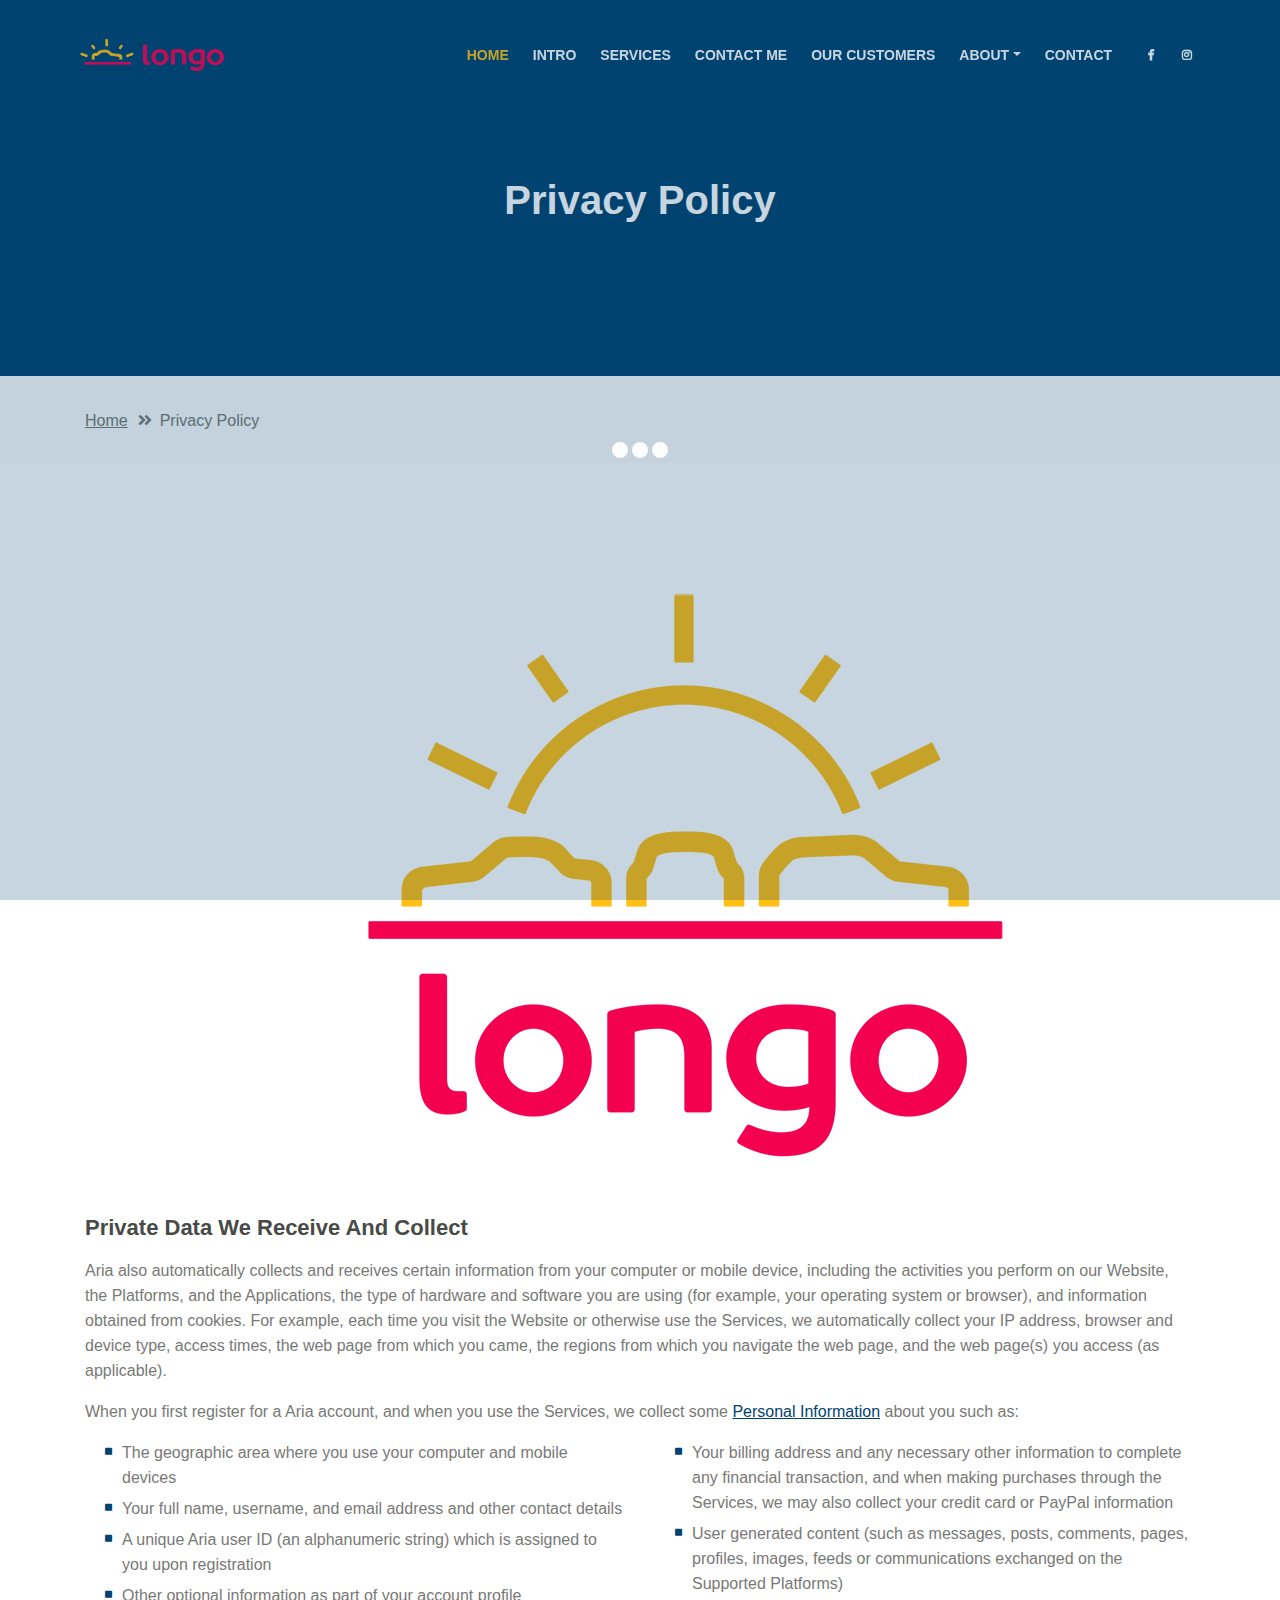
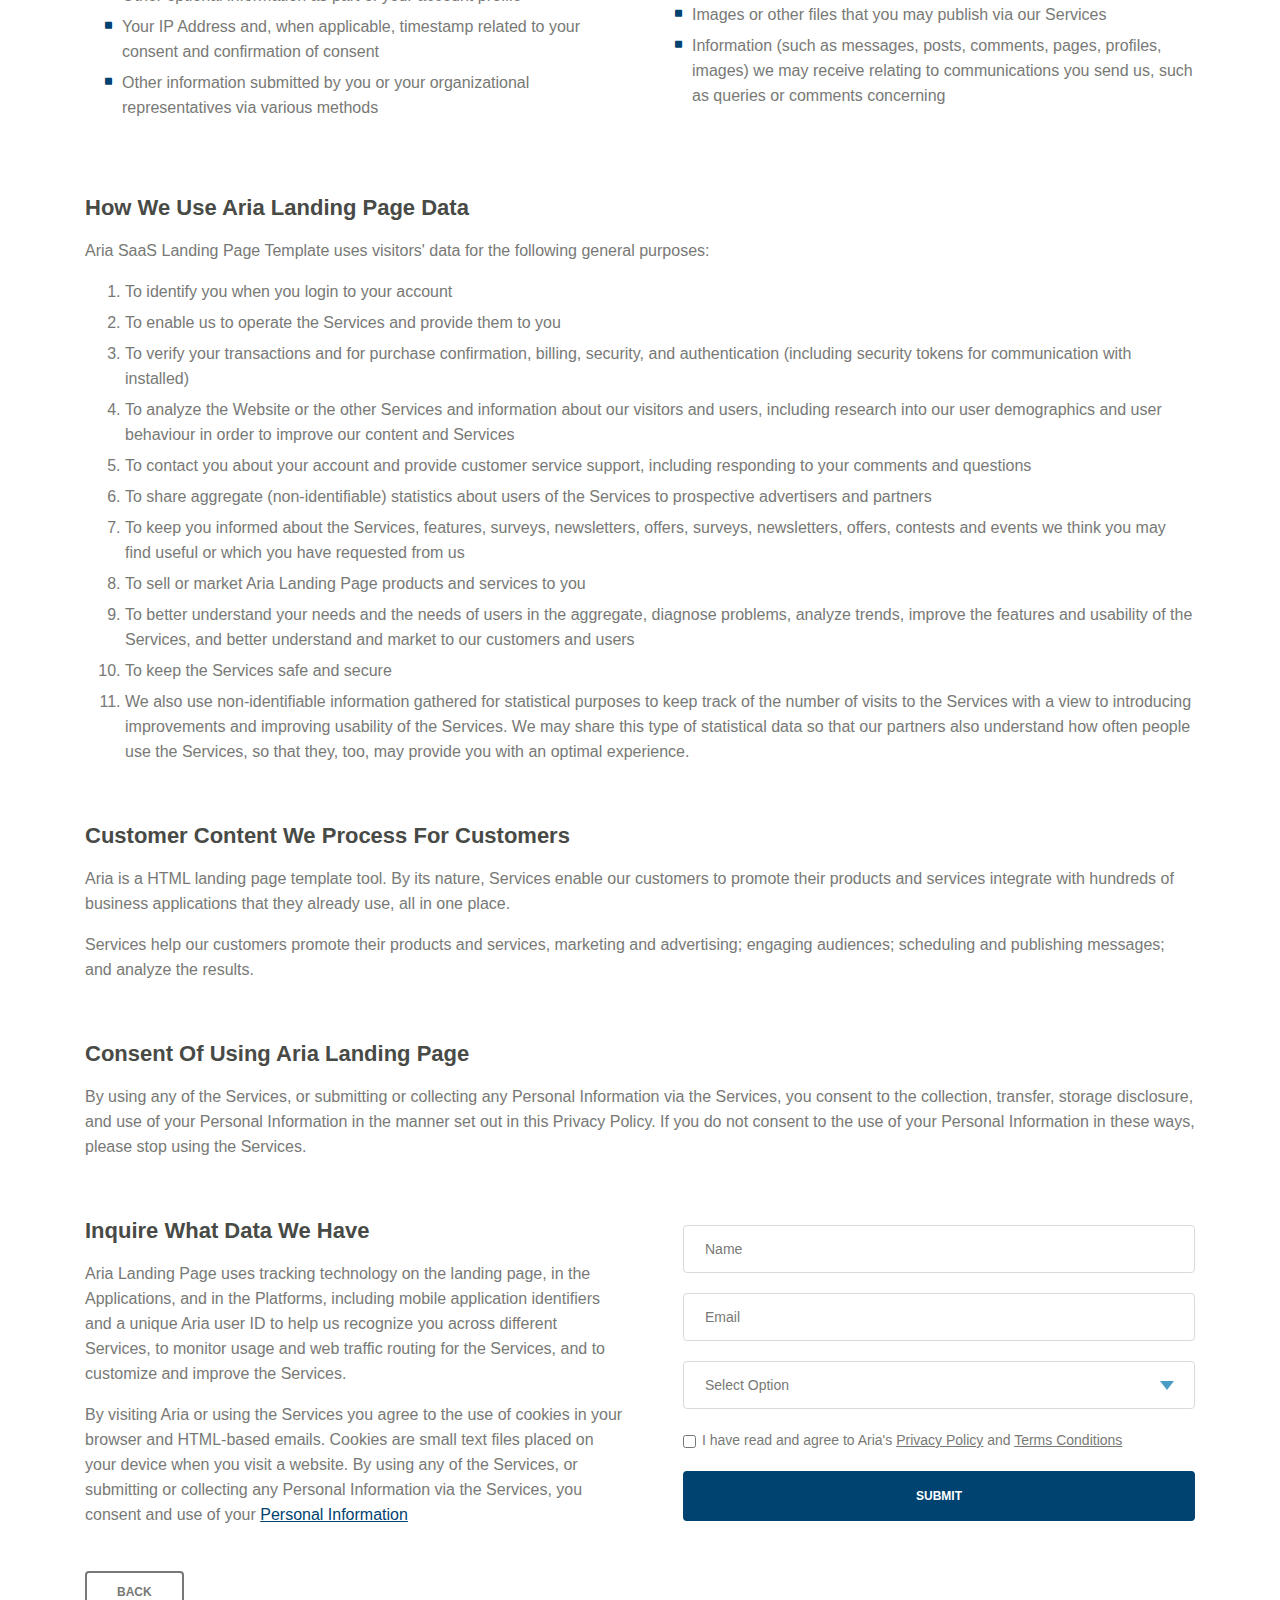
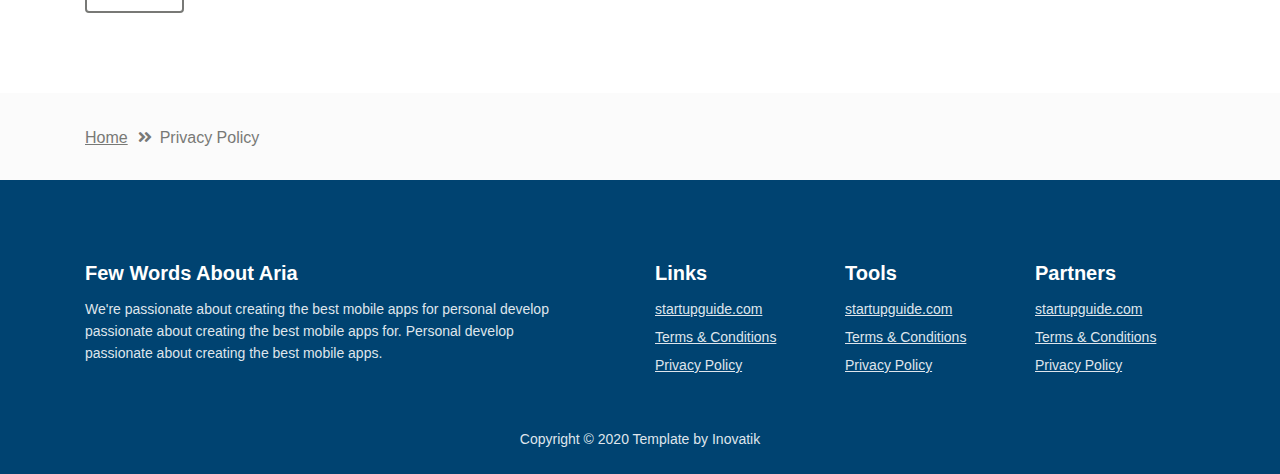
<file: privacy-policy.html>
<!DOCTYPE html>
<html lang="en">
<head>
    <meta charset="utf-8">
    <meta name="viewport" content="width=device-width, initial-scale=1, shrink-to-fit=no">

    <!-- SEO Meta Tags -->
    <meta name="description" content="Longo Group">
    <meta name="author" content="Inovatik">

    <!-- OG Meta Tags to improve the way the post looks when you share the page on LinkedIn, Facebook, Google+ -->
	<meta property="og:site_name" content="Longo Group" /> <!-- website name -->
	<meta property="og:site" content="" /> <!-- website link -->
	<meta property="og:title" content=""/> <!-- title shown in the actual shared post -->
	<meta property="og:description" content="" /> <!-- description shown in the actual shared post -->
	<meta property="og:image" content="" /> <!-- image link, make sure it's jpg -->
	<meta property="og:url" content="" /> <!-- where do you want your post to link to -->
	<meta property="og:type" content="article" />

    <!-- Website Title -->
    <title>Longo Group</title>

    <!-- Styles -->
    <link href="https://fonts.googleapis.com/css2?family=Lato:wght@100;400;700;900&display=swap" rel="stylesheet">
    <link href="https://fonts.googleapis.com/css?family=Open+Sans:400,400i,600&display=swap&subset=latin-ext" rel="stylesheet">
    <link href="css/bootstrap.css" rel="stylesheet">
    <link href="css/fontawesome-all.css" rel="stylesheet">
    <link href="css/swiper.css" rel="stylesheet">
	<link href="css/magnific-popup.css" rel="stylesheet">
	<link href="css/styles.css" rel="stylesheet">

	<!-- Favicon  -->
    <link rel="icon" href="images/favicon.ico">
</head>
<body data-spy="scroll" data-target=".fixed-top">

    <!-- Preloader -->
	<div class="spinner-wrapper">
        <div class="spinner">
            <div class="bounce1"></div>
            <div class="bounce2"></div>
            <div class="bounce3"></div>
        </div>
    </div>
    <!-- end of preloader -->


    <!-- Navbar -->
    <nav class="navbar navbar-expand-md navbar-dark navbar-custom fixed-top">
        <!-- Text Logo - Use this if you don't have a graphic logo -->
        <!-- <a class="navbar-brand logo-text page-scroll" href="index.html">Aria</a> -->

        <!-- Image Logo -->
        <a class="navbar-brand logo-image" href="index.html"><img src="images/logo.png" alt="alternative"></a>

        <!-- Mobile Menu Toggle Button -->
        <button class="navbar-toggler" type="button" data-toggle="collapse" data-target="#navbarsExampleDefault" aria-controls="navbarsExampleDefault" aria-expanded="false" aria-label="Toggle navigation">
            <span class="navbar-toggler-awesome fas fa-bars"></span>
            <span class="navbar-toggler-awesome fas fa-times"></span>
        </button>
        <!-- end of mobile menu toggle button -->

        <div class="collapse navbar-collapse" id="navbarsExampleDefault">
            <ul class="navbar-nav ml-auto">
                <li class="nav-item">
                    <a class="nav-link page-scroll" href="#header">HOME <span class="sr-only">(current)</span></a>
                </li>
                <li class="nav-item">
                    <a class="nav-link page-scroll" href="#intro">INTRO</a>
                </li>
                <li class="nav-item">
                    <a class="nav-link page-scroll" href="#services">SERVICES</a>
                </li>
                <li class="nav-item">
                    <a class="nav-link page-scroll" href="#callMe">CONTACT ME</a>
                </li>
                <li class="nav-item">
                    <a class="nav-link page-scroll" href="#projects">OUR CUSTOMERS</a>
                </li>

                <!-- Dropdown Menu -->
                <li class="nav-item dropdown">
                    <a class="nav-link dropdown-toggle page-scroll" href="#about" id="navbarDropdown" role="button" aria-haspopup="true" aria-expanded="false">ABOUT</a>
                    <div class="dropdown-menu" aria-labelledby="navbarDropdown">
                        <a class="dropdown-item" href="terms-conditions.html"><span class="item-text">TERMS CONDITIONS</span></a>
                        <div class="dropdown-items-divide-hr"></div>
                        <a class="dropdown-item" href="privacy-policy.html"><span class="item-text">PRIVACY POLICY</span></a>
                    </div>
                </li>
                <!-- end of dropdown menu -->

                <li class="nav-item">
                    <a class="nav-link page-scroll" href="#contact">CONTACT</a>
                </li>
            </ul>
            <span class="nav-item social-icons">
                <span class="fa-stack">
                    <a href="https://www.facebook.com/longo.lv">
                        <span class="hexagon"></span>
                        <i class="fab fa-facebook-f fa-stack-1x"></i>
                    </a>
                </span>
                <span class="fa-stack">
                    <a href="https://www.instagram.com/longo.lv/">
                        <span class="hexagon"></span>
                        <i class="fab fa-instagram fa-stack-1x"></i>
                    </a>
                </span>
            </span>
        </div>
    </nav> <!-- end of navbar -->
    <!-- end of navbar -->


    <!-- Header -->
    <header id="header" class="ex-header">
        <div class="container">
            <div class="row">
                <div class="col-md-12">
                    <h1>Privacy Policy</h1>
                </div> <!-- end of col -->
            </div> <!-- end of row -->
        </div> <!-- end of container -->
    </header> <!-- end of ex-header -->
    <!-- end of header -->


    <!-- Breadcrumbs -->
    <div class="ex-basic-1">
        <div class="container">
            <div class="row">
                <div class="col-lg-12">
                    <div class="breadcrumbs">
                        <a href="index.html">Home</a><i class="fa fa-angle-double-right"></i><span>Privacy Policy</span>
                    </div> <!-- end of breadcrumbs -->
                </div> <!-- end of col -->
            </div> <!-- end of row -->
        </div> <!-- end of container -->
    </div> <!-- end of ex-basic-1 -->
    <!-- end of breadcrumbs -->


    <!-- Privacy Content -->
    <div class="ex-basic-2">
        <div class="container">
            <div class="row">
                <div class="col-lg-12">
                  <img src="images/longoGroup.png" alt="alternative">
                    <div class="text-container">
                        <h3>Private Data We Receive And Collect</h3>
                        <p>Aria also automatically collects and receives certain information from your computer or mobile device, including the activities you perform on our Website, the Platforms, and the Applications, the type of hardware and software you are using (for example, your operating system or browser), and information obtained from cookies. For example, each time you visit the Website or otherwise use the Services, we automatically collect your IP address, browser and device type, access times, the web page from which you came, the regions from which you navigate the web page, and the web page(s) you access (as applicable).</p>
                        <p>When you first register for a Aria account, and when you use the Services, we collect some <a class="green" href="#your-link">Personal Information</a> about you such as:</p>
                        <div class="row">
                            <div class="col-md-6">
                                <ul class="list-unstyled li-space-lg indent">
                                    <li class="media">
                                        <i class="fas fa-square"></i>
                                        <div class="media-body">The geographic area where you use your computer and mobile devices</div>
                                    </li>
                                    <li class="media">
                                        <i class="fas fa-square"></i>
                                        <div class="media-body">Your full name, username, and email address and other contact details</div>
                                    </li>
                                    <li class="media">
                                        <i class="fas fa-square"></i>
                                        <div class="media-body">A unique Aria user ID (an alphanumeric string) which is assigned to you upon registration</div>
                                    </li>
                                    <li class="media">
                                        <i class="fas fa-square"></i>
                                        <div class="media-body">Other optional information as part of your account profile</div>
                                    </li>
                                    <li class="media">
                                        <i class="fas fa-square"></i>
                                        <div class="media-body">Your IP Address and, when applicable, timestamp related to your consent and confirmation of consent</div>
                                    </li>
                                    <li class="media">
                                        <i class="fas fa-square"></i>
                                        <div class="media-body">Other information submitted by you or your organizational representatives via various methods</div>
                                    </li>
                                </ul>
                            </div> <!-- end of col -->

                            <div class="col-md-6">
                                <ul class="list-unstyled li-space-lg indent">
                                    <li class="media">
                                        <i class="fas fa-square"></i>
                                        <div class="media-body">Your billing address and any necessary other information to complete any financial transaction, and when making purchases through the Services, we may also collect your credit card or PayPal information</div>
                                    </li>
                                    <li class="media">
                                        <i class="fas fa-square"></i>
                                        <div class="media-body">User generated content (such as messages, posts, comments, pages, profiles, images, feeds or communications exchanged on the Supported Platforms)</div>
                                    </li>
                                    <li class="media">
                                        <i class="fas fa-square"></i>
                                        <div class="media-body">Images or other files that you may publish via our Services</div>
                                    </li>
                                    <li class="media">
                                        <i class="fas fa-square"></i>
                                        <div class="media-body">Information (such as messages, posts, comments, pages, profiles, images) we may receive relating to communications you send us, such as queries or comments concerning</div>
                                    </li>
                                </ul>
                            </div> <!-- end of col -->
                        </div> <!-- end of row -->
                    </div> <!-- end of text-container-->

                    <div class="text-container">
                        <h3>How We Use Aria Landing Page Data</h3>
                        <p>Aria SaaS Landing Page Template uses visitors' data for the following general purposes:</p>
                        <ol class="li-space-lg">
                            <li>To identify you when you login to your account</li>
                            <li>To enable us to operate the Services and provide them to you</li>
                            <li>To verify your transactions and for purchase confirmation, billing, security, and authentication (including security tokens for communication with installed)</li>
                            <li>To analyze the Website or the other Services and information about our visitors and users, including research into our user demographics and user behaviour in order to improve our content and Services</li>
                            <li>To contact you about your account and provide customer service support, including responding to your comments and questions</li>
                            <li>To share aggregate (non-identifiable) statistics about users of the Services to prospective advertisers and partners</li>
                            <li>To keep you informed about the Services, features, surveys, newsletters, offers, surveys, newsletters, offers, contests and events we think you may find useful or which you have requested from us</li>
                            <li>To sell or market Aria Landing Page products and services to you</li>
                            <li>To better understand your needs and the needs of users in the aggregate, diagnose problems, analyze trends, improve the features and usability of the Services, and better understand and market to our customers and users</li>
                            <li>To keep the Services safe and secure</li>
                            <li>We also use non-identifiable information gathered for statistical purposes to keep track of the number of visits to the Services with a view to introducing improvements and improving usability of the Services. We may share this type of statistical data so that our partners also understand how often people use the Services, so that they, too, may provide you with an optimal experience.</li>
                        </ol>
                    </div> <!-- end of text-container -->

                    <div class="text-container">
                        <h3>Customer Content We Process For Customers</h3>
                        <p>Aria is a HTML landing page template tool. By its nature, Services enable our customers to promote their products and services integrate with hundreds of business applications that they already use, all in one place.</p>
                        <p>Services help our customers promote their products and services, marketing and advertising; engaging audiences; scheduling and publishing messages; and analyze the results.</p>
                    </div> <!-- end of text container -->

                    <div class="text-container">
                        <h3>Consent Of Using Aria Landing Page</h3>
					    <p class="mb-5">By using any of the Services, or submitting or collecting any Personal Information via the Services, you consent to the collection, transfer, storage disclosure, and use of your Personal Information in the manner set out in this Privacy Policy. If you do not consent to the use of your Personal Information in these ways, please stop using the Services.</p>
                    </div> <!-- end of text-container -->

                    <div class="row">
                        <div class="col-md-6">
                            <div class="text-container last">
                                <h3>Inquire What Data We Have</h3>
                                <p>Aria Landing Page uses tracking technology on the landing page, in the Applications, and in the Platforms, including mobile application identifiers and a unique Aria user ID to help us recognize you across different Services, to monitor usage and web traffic routing for the Services, and to customize and improve the Services.</p>
                                <p> By visiting Aria or using the Services you agree to the use of cookies in your browser and HTML-based emails. Cookies are small text files placed on your device when you visit a website. By using any of the Services, or submitting or collecting any Personal Information via the Services, you consent and use of your <a class="green" href="#your-link">Personal Information</a></p>
                            </div> <!-- end of text container -->
                        </div> <!-- end of col-->
                        <div class="col-md-6">

                            <!-- Privacy Form -->
                            <div class="form-container">
                                <form id="privacyForm" data-toggle="validator" data-focus="false">
                                    <div class="form-group">
                                        <input type="text" class="form-control-input" id="pname" required>
                                        <label class="label-control" for="pname">Name</label>
                                        <div class="help-block with-errors"></div>
                                    </div>
                                    <div class="form-group">
                                        <input type="email" class="form-control-input" id="pemail" required>
                                        <label class="label-control" for="pemail">Email</label>
                                        <div class="help-block with-errors"></div>
                                    </div>
                                    <div class="form-group">
                                        <select class="form-control-select" id="pselect" required>
                                            <option class="select-option" value="" disabled selected>Select Option</option>
                                            <option class="select-option" value="Delete data">Delete my data</option>
                                            <option class="select-option" value="Show me data">Show me my data</option>
                                        </select>
                                        <div class="help-block with-errors"></div>
                                    </div>
                                    <div class="form-group checkbox">
                                        <input type="checkbox" id="pterms" value="Agreed-to-Terms" required>I have read and agree to Aria's <a href="privacy-policy.html">Privacy Policy</a> and <a href="terms-conditions.html">Terms Conditions</a>
                                        <div class="help-block with-errors"></div>
                                    </div>
                                    <div class="form-group">
                                        <button type="submit" class="form-control-submit-button">SUBMIT</button>
                                    </div>
                                    <div class="form-message">
                                        <div id="pmsgSubmit" class="h3 text-center hidden"></div>
                                    </div>
                                </form>
                            </div> <!-- end of form container -->
                            <!-- end of privacy form -->

                        </div> <!-- end of col-->
                    </div> <!-- end of row -->
                    <a class="btn-outline-reg back" href="index.html">BACK</a>
                </div> <!-- end of col-->
            </div> <!-- end of row -->
        </div> <!-- end of container -->
    </div> <!-- end of ex-basic-2 -->
    <!-- end of privacy content -->


    <!-- Breadcrumbs -->
    <div class="ex-basic-1">
        <div class="container">
            <div class="row">
                <div class="col-lg-12">
                    <div class="breadcrumbs">
                        <a href="index.html">Home</a><i class="fa fa-angle-double-right"></i><span>Privacy Policy</span>
                    </div> <!-- end of breadcrumbs -->
                </div> <!-- end of col -->
            </div> <!-- end of row -->
        </div> <!-- end of container -->
    </div> <!-- end of ex-basic-1 -->
    <!-- end of breadcrumbs -->


    <!-- Footer -->
    <div class="footer">
        <div class="container">
            <div class="row">
                <div class="col-md-6">
                    <div class="text-container about">
                        <h4>Few Words About Aria</h4>
                        <p class="white">We're passionate about creating the best mobile apps for personal develop passionate about creating the best mobile apps for. Personal develop passionate about creating the best mobile apps.</p>
                    </div> <!-- end of text-container -->
                </div> <!-- end of col -->
                <div class="col-md-2">
                    <div class="text-container">
                        <h4>Links</h4>
                        <ul class="list-unstyled li-space-lg white">
                            <li>
                                <a class="white" href="#your-link">startupguide.com</a>
                            </li>
                            <li>
                                <a class="white" href="terms-conditions.html">Terms & Conditions</a>
                            </li>
                            <li>
                                <a class="white" href="privacy-policy.html">Privacy Policy</a>
                            </li>
                        </ul>
                    </div> <!-- end of text-container -->
                </div> <!-- end of col -->
                <div class="col-md-2">
                    <div class="text-container">
                        <h4>Tools</h4>
                        <ul class="list-unstyled li-space-lg">
                            <li>
                                <a class="white" href="#your-link">startupguide.com</a>
                            </li>
                            <li>
                                <a class="white" href="terms-conditions.html">Terms & Conditions</a>
                            </li>
                            <li class="media">
                                <a class="white" href="privacy-policy.html">Privacy Policy</a>
                            </li>
                        </ul>
                    </div> <!-- end of text-container -->
                </div> <!-- end of col -->
                <div class="col-md-2">
                    <div class="text-container">
                        <h4>Partners</h4>
                        <ul class="list-unstyled li-space-lg">
                            <li>
                                <a class="white" href="#your-link">startupguide.com</a>
                            </li>
                            <li>
                                <a class="white" href="terms-conditions.html">Terms & Conditions</a>
                            </li>
                            <li>
                                <a class="white" href="privacy-policy.html">Privacy Policy</a>
                            </li>
                        </ul>
                    </div> <!-- end of text-container -->
                </div> <!-- end of col -->
            </div> <!-- end of row -->
        </div> <!-- end of container -->
    </div> <!-- end of footer -->
    <!-- end of footer -->


    <!-- Copyright -->
    <div class="copyright">
        <div class="container">
            <div class="row">
                <div class="col-lg-12">
                    <p class="p-small">Copyright © 2020 <a href="https://inovatik.com">Template by Inovatik</a></p>
                </div> <!-- end of col -->
            </div> <!-- enf of row -->
        </div> <!-- end of container -->
    </div> <!-- end of copyright -->
    <!-- end of copyright -->


    <!-- Scripts -->
    <script src="js/jquery.min.js"></script> <!-- jQuery for Bootstrap's JavaScript plugins -->
    <script src="js/popper.min.js"></script> <!-- Popper tooltip library for Bootstrap -->
    <script src="js/bootstrap.min.js"></script> <!-- Bootstrap framework -->
    <script src="js/jquery.easing.min.js"></script> <!-- jQuery Easing for smooth scrolling between anchors -->
    <script src="js/swiper.min.js"></script> <!-- Swiper for image and text sliders -->
    <script src="js/jquery.magnific-popup.js"></script> <!-- Magnific Popup for lightboxes -->
    <script src="js/morphext.min.js"></script> <!-- Morphtext rotating text in the header -->
    <script src="js/isotope.pkgd.min.js"></script> <!-- Isotope for filter -->
    <script src="js/validator.min.js"></script> <!-- Validator.js - Bootstrap plugin that validates forms -->
    <script src="js/scripts.js"></script> <!-- Custom scripts -->
</body>
</html>
</file>
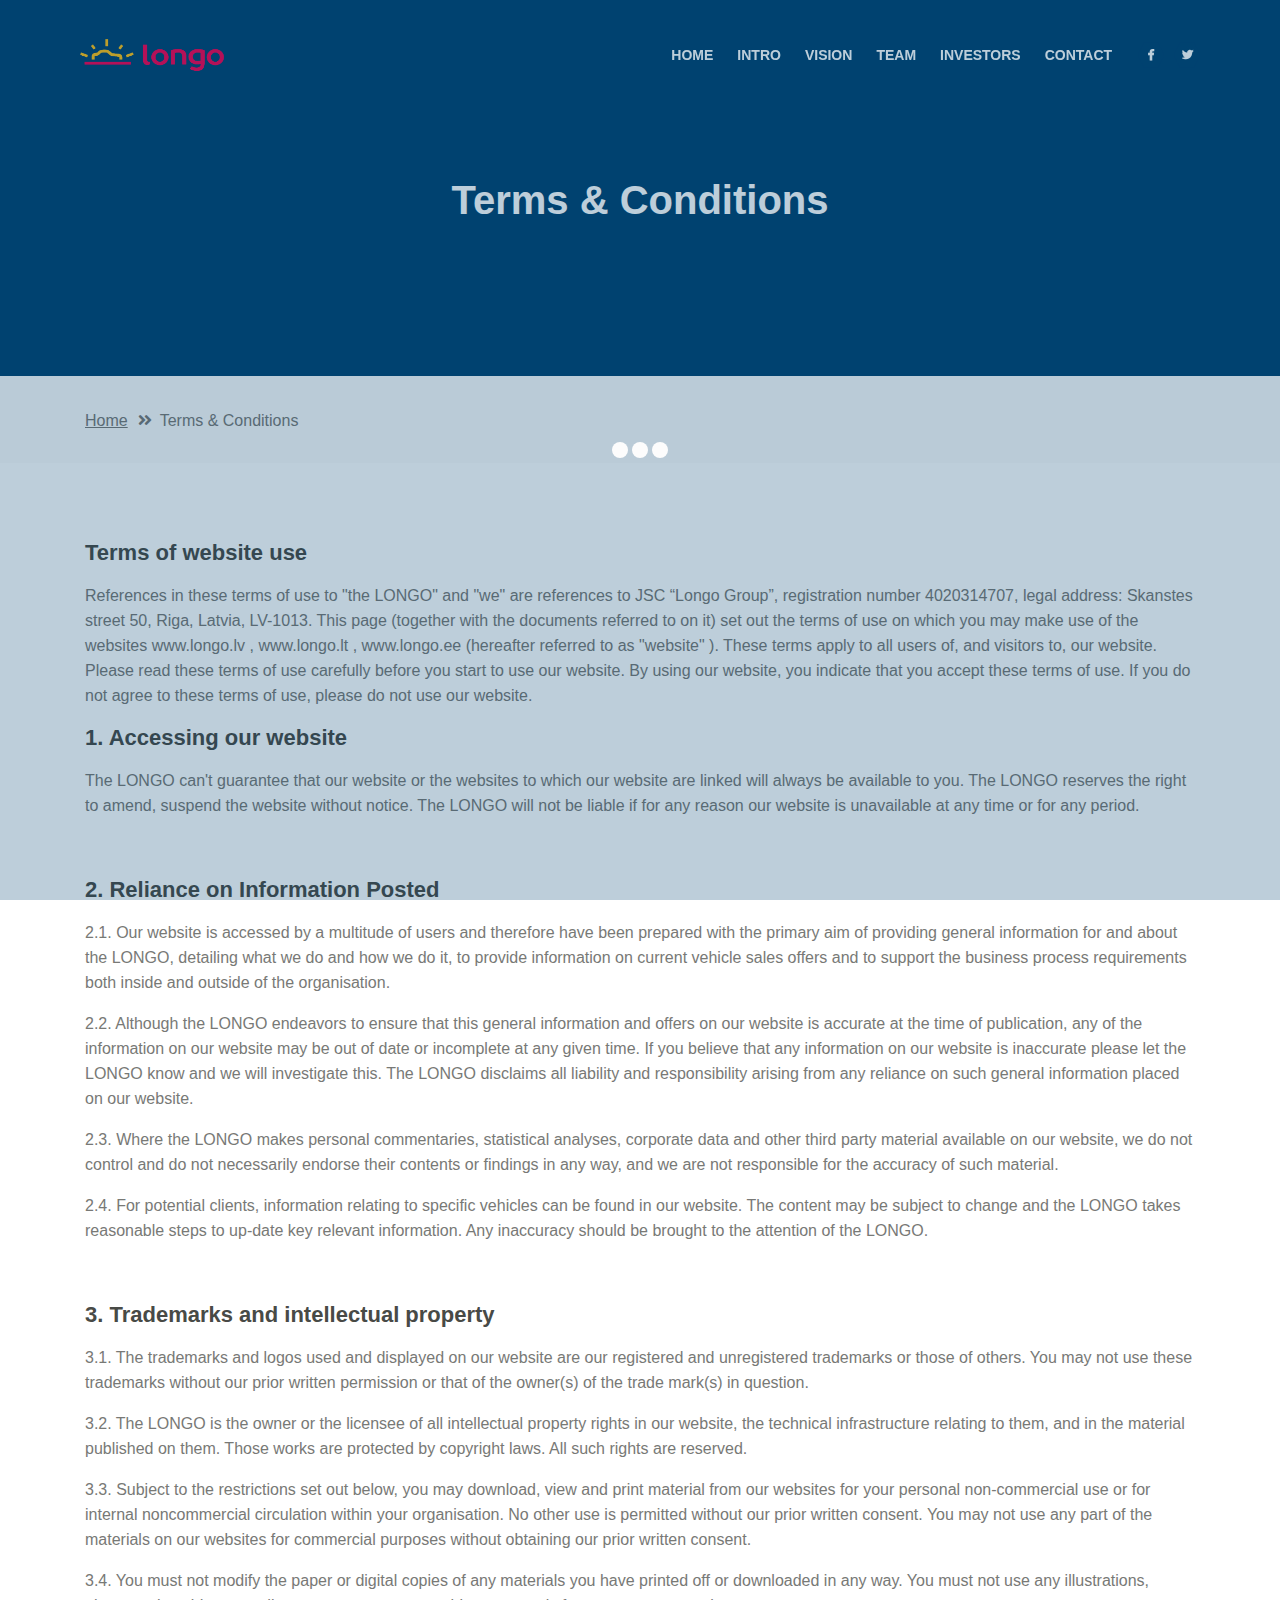
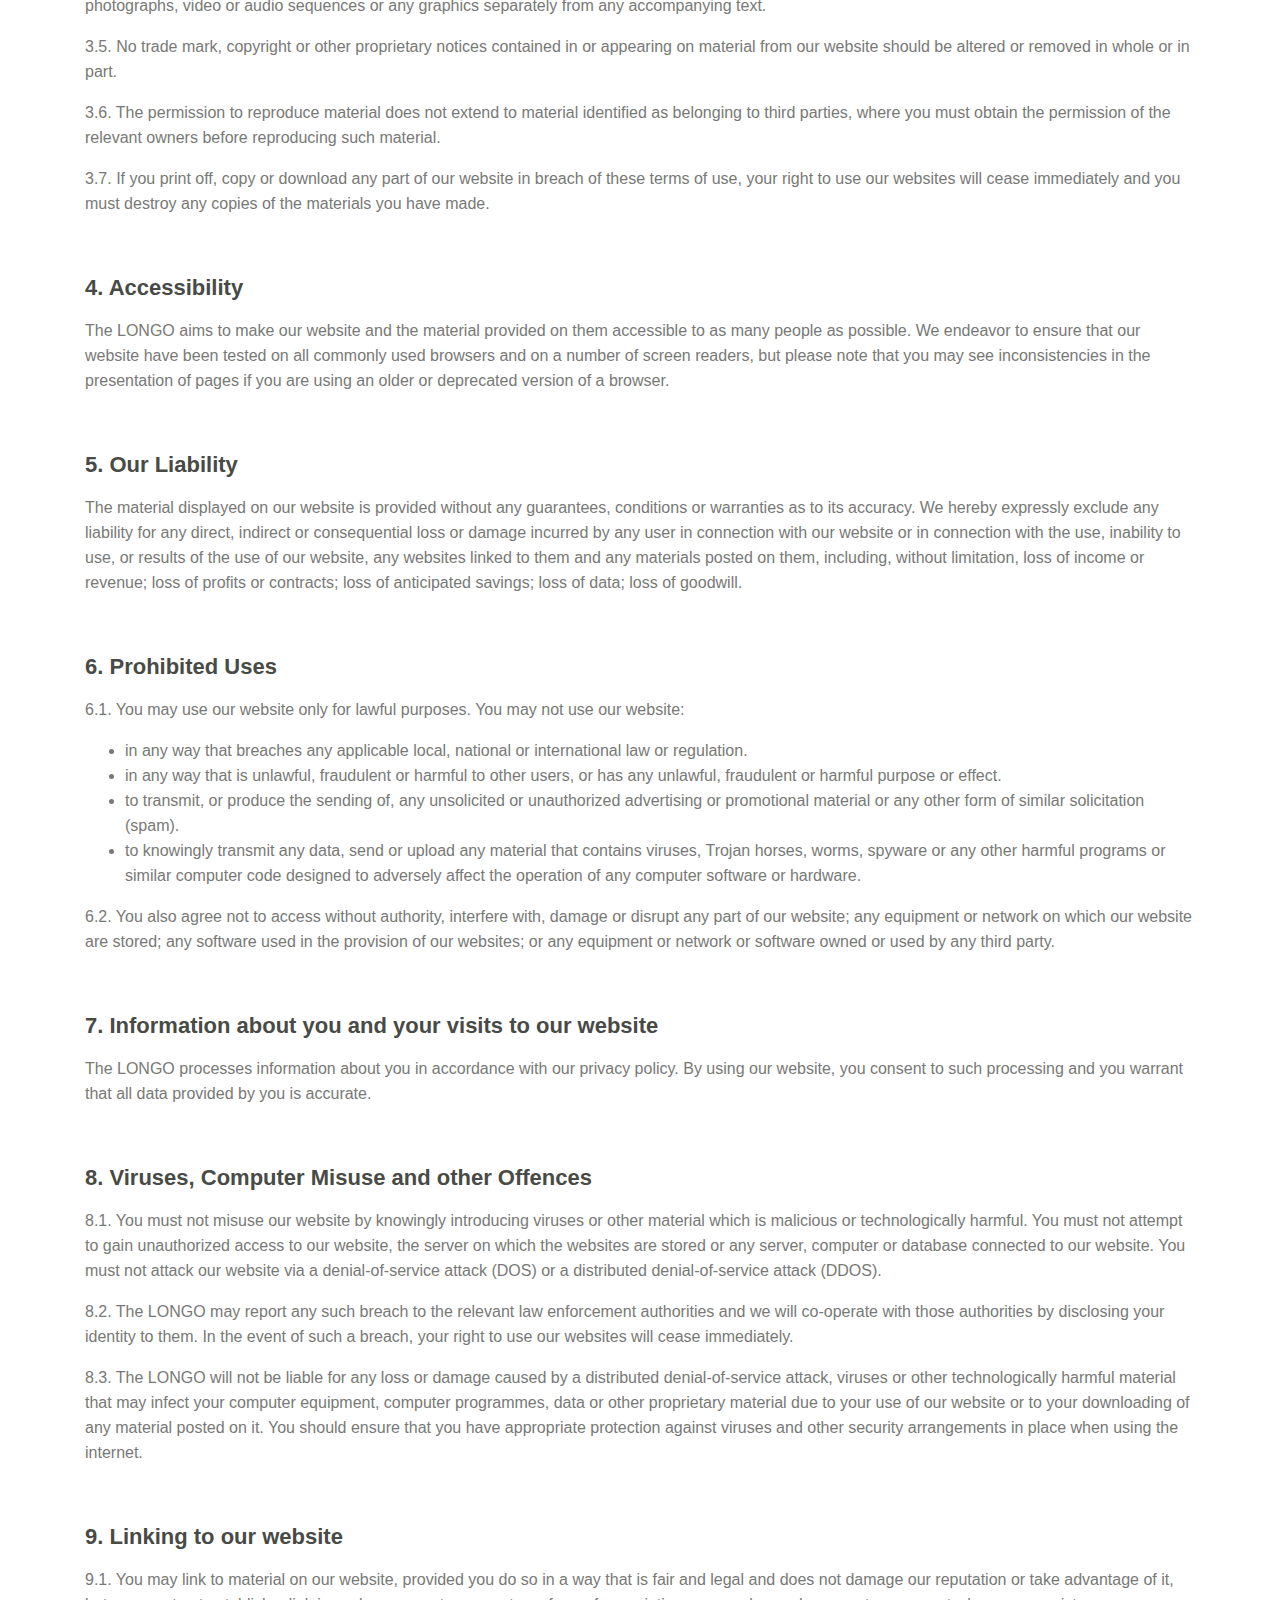
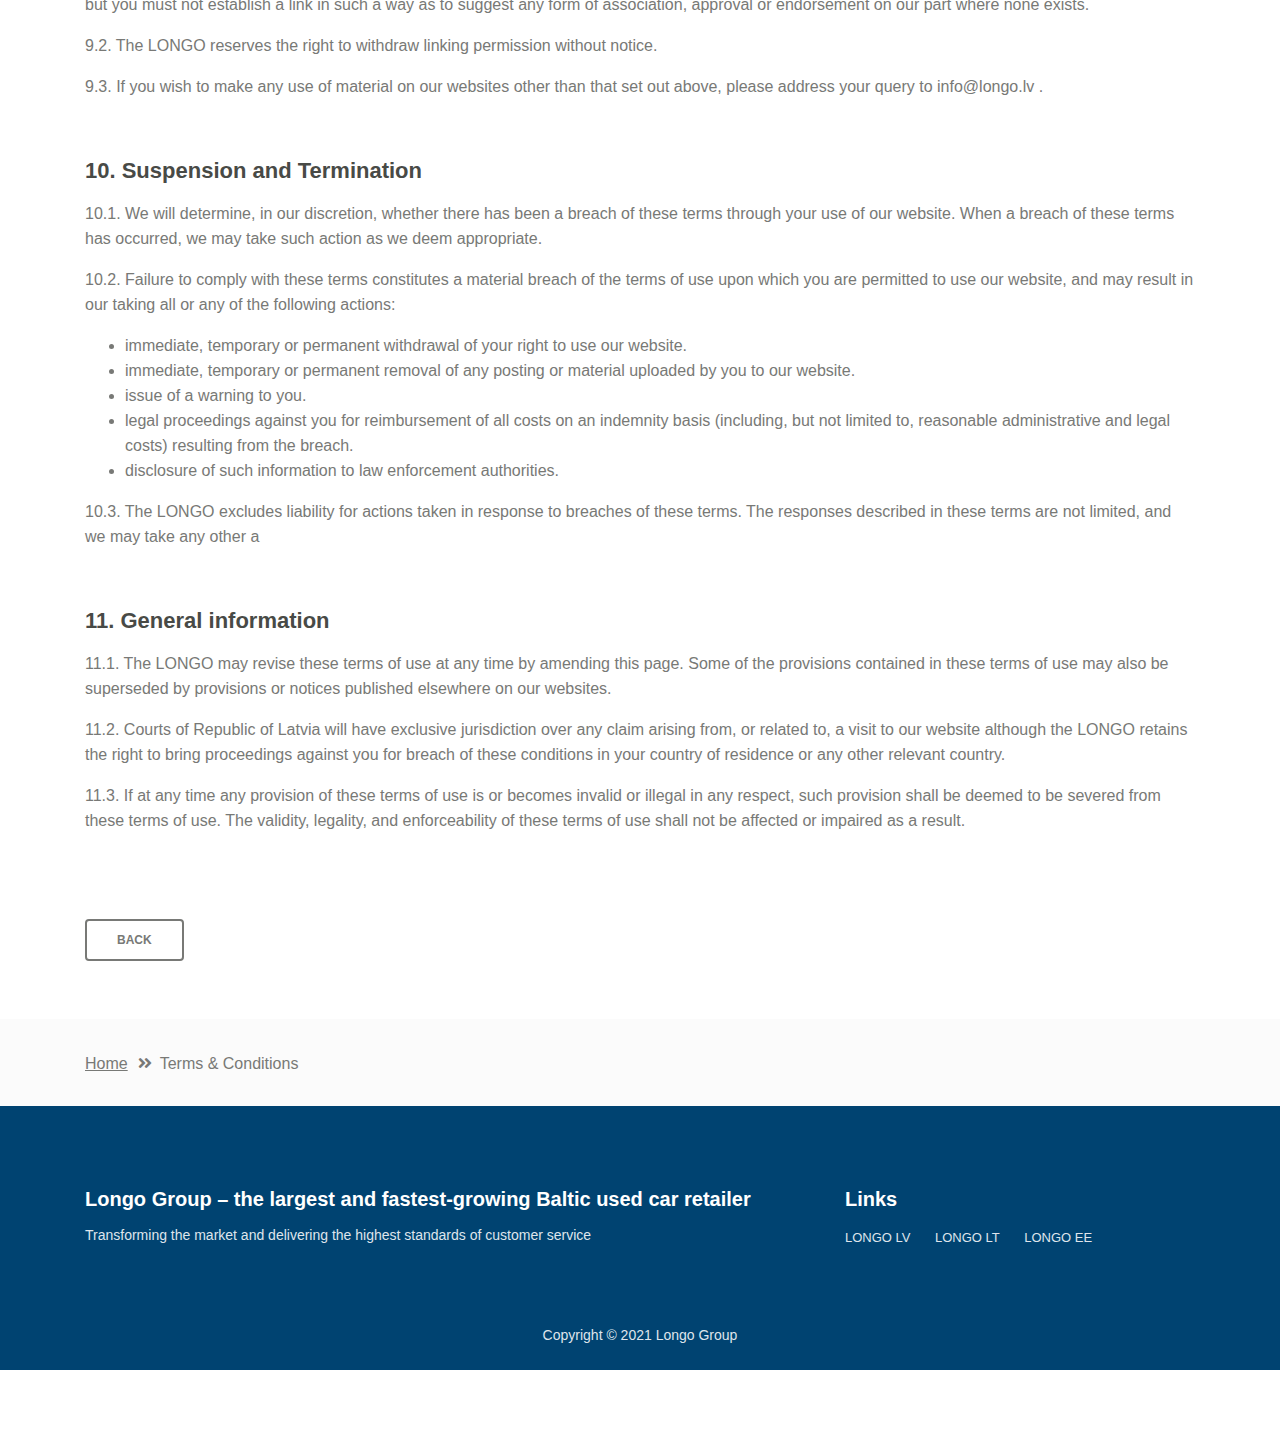
<file: terms-conditions.html>
<!DOCTYPE html>
<html lang="en">
<head>
    <meta charset="utf-8">
    <meta name="viewport" content="width=device-width, initial-scale=1, shrink-to-fit=no">

    <!-- SEO Meta Tags -->
    <meta name="description" content="Longo Group">
    <meta name="author" content="Inovatik">

    <!-- OG Meta Tags to improve the way the post looks when you share the page on LinkedIn, Facebook, Google+ -->
	<meta property="og:site_name" content="Longo Group" /> <!-- website name -->
	<meta property="og:site" content="" /> <!-- website link -->
	<meta property="og:title" content=""/> <!-- title shown in the actual shared post -->
	<meta property="og:description" content="" /> <!-- description shown in the actual shared post -->
	<meta property="og:image" content="" /> <!-- image link, make sure it's jpg -->
	<meta property="og:url" content="" /> <!-- where do you want your post to link to -->
	<meta property="og:type" content="article" />

    <!-- Website Title -->
    <title>Longo Group</title>

    <!-- Styles -->
    <link href="https://fonts.googleapis.com/css2?family=Lato:wght@100;400;700;900&display=swap" rel="stylesheet">
    <link href="https://fonts.googleapis.com/css?family=Open+Sans:400,400i,600&display=swap&subset=latin-ext" rel="stylesheet">
    <link href="css/bootstrap.css" rel="stylesheet">
    <link href="css/fontawesome-all.css" rel="stylesheet">
    <link href="css/swiper.css" rel="stylesheet">
	<link href="css/magnific-popup.css" rel="stylesheet">
	<link href="css/styles.css" rel="stylesheet">

	<!-- Favicon  -->
    <link rel="icon" href="images/favicon.ico">
</head>
<body data-spy="scroll" data-target=".fixed-top">

    <!-- Preloader -->
	<div class="spinner-wrapper">
        <div class="spinner">
            <div class="bounce1"></div>
            <div class="bounce2"></div>
            <div class="bounce3"></div>
        </div>
    </div>
    <!-- end of preloader -->


    <!-- Navbar -->
    <nav class="navbar navbar-expand-md navbar-dark navbar-custom fixed-top">
        <!-- Text Logo - Use this if you don't have a graphic logo -->
        <!-- <a class="navbar-brand logo-text page-scroll" href="index.html">Aria</a> -->

        <!-- Image Logo -->
        <a class="navbar-brand logo-image" href="index.html"><img src="images/logo.png" alt="alternative"></a>

        <!-- Mobile Menu Toggle Button -->
        <button class="navbar-toggler" type="button" data-toggle="collapse" data-target="#navbarsExampleDefault" aria-controls="navbarsExampleDefault" aria-expanded="false" aria-label="Toggle navigation">
            <span class="navbar-toggler-awesome fas fa-bars"></span>
            <span class="navbar-toggler-awesome fas fa-times"></span>
        </button>
        <!-- end of mobile menu toggle button -->

        <div class="collapse navbar-collapse" id="navbarsExampleDefault">
            <ul class="navbar-nav ml-auto">
                <li class="nav-item">
                    <a class="nav-link page-scroll" href="index.html#header">HOME <span class="sr-only">(current)</span></a>
                </li>
                <li class="nav-item">
                    <a class="nav-link page-scroll" href="index.html#intro">INTRO</a>
                </li>
                <li class="nav-item">
                    <a class="nav-link page-scroll" href="index.html#services">VISION</a>
                </li>
                <li class="nav-item">
                    <a class="nav-link page-scroll" href="index.html#callMe">TEAM</a>
                </li>

                <!--               <li class="nav-item dropdown">
                                    <a class="nav-link dropdown-toggle page-scroll" href="#about" id="navbarDropdown" role="button" aria-haspopup="true" aria-expanded="false">ABOUT</a>
                                    <div class="dropdown-menu" aria-labelledby="navbarDropdown">
                                        <a class="dropdown-item" href="terms-conditions.html"><span class="item-text">TERMS & CONDITIONS</span></a>
                                        <div class="dropdown-items-divide-hr"></div>
                                        <a class="dropdown-item" target="_blank" href="https://longo.lv/documents/en/privacy-policy"><span class="item-text">PRIVACY POLICY</span></a>
                                    </div>
                                </li>

                -->
                <li class="nav-item">
                    <a class="nav-link page-scroll" href="investors.html">INVESTORS</a>
                </li>
                <li class="nav-item">
                    <a class="nav-link page-scroll" href="index.html#contact">CONTACT</a>
                </li>
            </ul>
            <span class="nav-item social-icons">
                <span class="fa-stack">
                    <a href="#your-link">
                        <span class="hexagon"></span>
                        <i class="fab fa-facebook-f fa-stack-1x"></i>
                    </a>
                </span>
                <span class="fa-stack">
                    <a href="#your-link">
                        <span class="hexagon"></span>
                        <i class="fab fa-twitter fa-stack-1x"></i>
                    </a>
                </span>
            </span>
        </div>
    </nav> <!-- end of navbar -->
    <!-- end of navbar -->


    <!-- Header -->
    <header id="header" class="ex-header">
        <div class="container">
            <div class="row">
                <div class="col-lg-12">
                    <h1>Terms & Conditions</h1>
                </div> <!-- end of col -->
            </div> <!-- end of row -->
        </div> <!-- end of container -->
    </header> <!-- end of ex-header -->
    <!-- end of header -->


    <!-- Breadcrumbs -->
    <div class="ex-basic-1">
        <div class="container">
            <div class="row">
                <div class="col-lg-12">
                    <div class="breadcrumbs">
                        <a href="index.html">Home</a><i class="fa fa-angle-double-right"></i><span>Terms & Conditions</span>
                    </div> <!-- end of breadcrumbs -->
                </div> <!-- end of col -->
            </div> <!-- end of row -->
        </div> <!-- end of container -->
    </div> <!-- end of ex-basic-1 -->
    <!-- end of breadcrumbs -->


    <!-- Terms Content -->
    <div class="ex-basic-2">
        <div class="container">
            <div class="row">
                <div class="col-lg-12">
                    <div class="text-container">
                        <h3>Terms of website use</h3>
                        <p>References in these terms of use to "the LONGO" and "we" are references to JSC “Longo Group”, registration number 4020314707,
                             legal address: Skanstes street 50, Riga, Latvia, LV-1013.
                              This page (together with the documents
                              referred to on it) set out the terms of use on
                              which you may make use of the websites
                              www.longo.lv , www.longo.lt , www.longo.ee
                              (hereafter referred to as "website" ). These
                              terms apply to all users of, and visitors to, our
                              website. Please read these terms of use
                              carefully before you start to use our website.
                              By using our website, you indicate that you
                              accept these terms of use. If you do not
                              agree to these terms of use, please do not
                              use our website.
                        </p>

                    <div class="text-container">
                        <h3>1. Accessing our website</h3>
                        <p>The LONGO can't guarantee that our website
                            or the websites to which our website are
                            linked will always be available to you. The
                            LONGO reserves the right to amend,
                            suspend the website without notice. The
                            LONGO will not be liable if for any reason our
                            website is unavailable at any time or for any
                            period.
                        </p>
                    </div> <!-- end of text-container -->

                    <div class="text-container">
                        <h3>2. Reliance on Information Posted</h3>
                        <p>
                            2.1. Our website is accessed by a
                            multitude of users and therefore have been
                            prepared with the primary aim of providing
                            general information for and about the
                            LONGO, detailing what we do and how we do
                            it, to provide information on current vehicle
                            sales offers and to support the business
                            process requirements both inside and outside
                            of the organisation.
                        </p>
                        <p>
                            2.2. Although the LONGO endeavors to
                            ensure that this general information and
                            offers on our website is accurate at the time
                            of publication, any of the information on our
                            website may be out of date or incomplete at
                            any given time. If you believe that any
                            information on our website is inaccurate
                            please let the LONGO know and we will
                            investigate this. The LONGO disclaims all
                            liability and responsibility arising from any
                            reliance on such general information placed
                            on our website.
                        </p>
                        <p>
                            2.3. Where the LONGO makes personal
                            commentaries, statistical analyses, corporate data and other third party material available
                            on our website, we do not control and do not
                            necessarily endorse their contents or findings
                            in any way, and we are not responsible for
                            the accuracy of such material.
                        </p>
                        <p>
                            2.4. For potential clients, information
                            relating to specific vehicles can be found in
                            our website. The content may be subject to
                            change and the LONGO takes reasonable
                            steps to up-date key relevant information.
                            Any inaccuracy should be brought to the
                            attention of the LONGO.
                        </p>
                    </div> <!-- end of text-container -->

                    <div class="text-container">
                        <h3>3. Trademarks and intellectual property</h3>
                        <p>
                            3.1. The trademarks and logos used and
                            displayed on our website are our registered
                            and unregistered trademarks or those of
                            others. You may not use these trademarks
                            without our prior written permission or that of
                            the owner(s) of the trade mark(s) in question.
                        </p>
                        <p>
                            3.2. The LONGO is the owner or the
                            licensee of all intellectual property rights in
                            our website, the technical infrastructure
                            relating to them, and in the material
                            published on them. Those works are
                            protected by copyright laws. All such rights
                            are reserved.
                        </p>
                        <p>
                            3.3. Subject to the restrictions set out
                            below, you may download, view and print
                            material from our websites for your personal
                            non-commercial use or for internal noncommercial circulation within your
                            organisation. No other use is permitted
                            without our prior written consent. You may
                            not use any part of the materials on our
                            websites for commercial purposes without
                            obtaining our prior written consent.
                        </p>
                        <p>
                            3.4. You must not modify the paper or
                            digital copies of any materials you have
                            printed off or downloaded in any way. You
                            must not use any illustrations, photographs,
                            video or audio sequences or any graphics
                            separately from any accompanying text.
                        </p>
                        <p>
                            3.5. No trade mark, copyright or other
                            proprietary notices contained in or appearing
                            on material from our website should be
                            altered or removed in whole or in part.

                        </p>
                        <p>
                            3.6. The permission to reproduce material
                            does not extend to material identified as
                            belonging to third parties, where you must
                            obtain the permission of the relevant owners
                            before reproducing such material.

                        </p>
                        <p>
                            3.7. If you print off, copy or download any part of our website in breach of these terms
                            of use, your right to use our websites will
                            cease immediately and you must destroy any
                            copies of the materials you have made.

                        </p>
                    </div> <!-- end of text-container -->

                    <div class="text-container">
                        <h3>4. Accessibility</h3>
                        <p>
                            The LONGO aims to make our website and
                            the material provided on them accessible to
                            as many people as possible. We endeavor to
                            ensure that our website have been tested on
                            all commonly used browsers and on a
                            number of screen readers, but please note
                            that you may see inconsistencies in the
                            presentation of pages if you are using an
                            older or deprecated version of a browser.
                        </p>
                    </div> <!-- end of text-container -->
                    <div class="text-container">
                        <h3>5. Our Liability</h3>
                        <p>
                            The material displayed on our website is
                            provided without any guarantees, conditions
                            or warranties as to its accuracy. We hereby
                            expressly exclude any liability for any direct,
                            indirect or consequential loss or damage
                            incurred by any user in connection with our
                            website or in connection with the use,
                            inability to use, or results of the use of our
                            website, any websites linked to them and any
                            materials posted on them, including, without
                            limitation, loss of income or revenue; loss of
                            profits or contracts; loss of anticipated
                            savings; loss of data; loss of goodwill.

                        </p>
                    </div> <!-- end of text-container -->
                    <div class="text-container">
                        <h3>6. Prohibited Uses</h3>
                        <p>
                            6.1. You may use our website only for
                            lawful purposes. You may not use our
                            website:
                            <ul>
                                <li>
                                    in any way that breaches any
                                    applicable local, national or international law
                                    or regulation.
                                </li>
                                <li>
                                    in any way that is unlawful, fraudulent
                                    or harmful to other users, or has any
                                    unlawful, fraudulent or harmful purpose or
                                    effect.
                                </li>
                                <li>
                                    to transmit, or produce the sending
                                    of, any unsolicited or unauthorized
                                    advertising or promotional material or any
                                    other form of similar solicitation (spam).
                                </li>
                                <li>
                                    to knowingly transmit any data, send
                                    or upload any material that contains viruses,
                                    Trojan horses, worms, spyware or any other
                                    harmful programs or similar computer code
                                    designed to adversely affect the operation of
                                    any computer software or hardware.
                                </li>
                            </ul>
                        </p>
                        <p>
                            6.2. You also agree not to access without authority, interfere with, damage or disrupt
                            any part of our website; any equipment or
                            network on which our website are stored; any
                            software used in the provision of our
                            websites; or any equipment or network or
                            software owned or used by any third party.

                        </p>
                    </div> <!-- end of text-container -->
                    <div class="text-container">
                        <h3>7. Information about you and your visits to our website</h3>
                        <p>
                            The LONGO processes information about
                            you in accordance with our privacy policy. By
                            using our website, you consent to such
                            processing and you warrant that all data
                            provided by you is accurate.

                        </p>
                    </div> <!-- end of text-container -->
                    <div class="text-container">
                        <h3>8. Viruses, Computer Misuse and other Offences</h3>
                        <p>
                            8.1. You must not misuse our website by
                            knowingly introducing viruses or other
                            material which is malicious or technologically
                            harmful. You must not attempt to gain
                            unauthorized access to our website, the
                            server on which the websites are stored or
                            any server, computer or database connected
                            to our website. You must not attack our
                            website via a denial-of-service attack (DOS)
                            or a distributed denial-of-service attack
                            (DDOS).

                        </p>
                        <p>
                            8.2. The LONGO may report any such
                            breach to the relevant law enforcement
                            authorities and we will co-operate with those
                            authorities by disclosing your identity to them.
                            In the event of such a breach, your right to
                            use our websites will cease immediately.

                        </p>
                        <p>
                            8.3. The LONGO will not be liable for any
                            loss or damage caused by a distributed
                            denial-of-service attack, viruses or other
                            technologically harmful material that may
                            infect your computer equipment, computer
                            programmes, data or other proprietary
                            material due to your use of our website or to
                            your downloading of any material posted on
                            it. You should ensure that you have
                            appropriate protection against viruses and
                            other security arrangements in place when
                            using the internet.

                        </p>
                    </div> <!-- end of text-container -->
                    <div class="text-container">
                        <h3>9. Linking to our website</h3>
                        <p>
                            9.1. You may link to material on our
                            website, provided you do so in a way that is
                            fair and legal and does not damage our
                            reputation or take advantage of it, but you
                            must not establish a link in such a way as to
                            suggest any form of association, approval or
                            endorsement on our part where none exists.

                        </p>
                        <p>
                            9.2. The LONGO reserves the right to
                            withdraw linking permission without notice.

                        </p>
                        <p>
                            9.3. If you wish to make any use of
                            material on our websites other than that set
                            out above, please address your query
                            to info@longo.lv .

                        </p>
                    </div> <!-- end of text-container -->
                    <div class="text-container">
                        <h3>10. Suspension and Termination</h3>
                        <p>
                            10.1. We will determine, in our discretion,
                            whether there has been a breach of these
                            terms through your use of our website. When
                            a breach of these terms has occurred, we
                            may take such action as we deem
                            appropriate.

                        </p>
                        <p>
                            10.2. Failure to comply with these terms
                            constitutes a material breach of the terms of
                            use upon which you are permitted to use our
                            website, and may result in our taking all or
                            any of the following actions:

                            <ul>
                                <li>
                                    immediate, temporary or permanent withdrawal of your right to use our website.
                                </li>
                                <li>
                                    immediate, temporary or permanent
                                    removal of any posting or material uploaded
                                    by you to our website.
                                </li>
                                <li>
                                    issue of a warning to you.
                                </li>
                                <li>
                                    legal proceedings against you for
                                    reimbursement of all costs on an indemnity
                                    basis (including, but not limited to,
                                    reasonable administrative and legal costs)
                                    resulting from the breach.
                                </li>
                                <li>
                                    disclosure of such information to law
                                    enforcement authorities.
                                </li>
                            </ul>

                        </p>
                        <p>
                            10.3. The LONGO excludes liability for
                            actions taken in response to breaches of
                            these terms. The responses described in
                            these terms are not limited, and we may take
                            any other a

                        </p>
                    </div> <!-- end of text-container -->
                    <div class="text-container">
                        <h3>11. General information</h3>
                        <p>
                            11.1. The LONGO may revise these terms
                            of use at any time by amending this page.
                            Some of the provisions contained in these
                            terms of use may also be superseded by
                            provisions or notices published elsewhere on
                            our websites.

                        </p>
                        <p>
                            11.2. Courts of Republic of Latvia will have
                            exclusive jurisdiction over any claim arising
                            from, or related to, a visit to our website
                            although the LONGO retains the right to bring
                            proceedings against you for breach of these
                            conditions in your country of residence or any
                            other relevant country.

                        </p>
                        <p>
                            11.3. If at any time any provision of these
                            terms of use is or becomes invalid or illegal in
                            any respect, such provision shall be deemed
                            to be severed from these terms of use. The
                            validity, legality, and enforceability of these
                            terms of use shall not be affected or impaired
                            as a result.

                        </p>
                    </div> <!-- end of text-container -->

                    <a class="btn-outline-reg" href="index.html">BACK</a>
                </div>
            </div> <!-- end of row -->
        </div> <!-- end of container -->
    </div> <!-- end of ex-basic -->
    <!-- end of terms content -->


    <!-- Breadcrumbs -->
    <div class="ex-basic-1">
        <div class="container">
            <div class="row">
                <div class="col-lg-12">
                    <div class="breadcrumbs">
                        <a href="index.html">Home</a><i class="fa fa-angle-double-right"></i><span>Terms & Conditions</span>
                    </div> <!-- end of breadcrumbs -->
                </div> <!-- end of col -->
            </div> <!-- end of row -->
        </div> <!-- end of container -->
    </div> <!-- end of ex-basic-1 -->
    <!-- end of breadcrumbs -->


    <!-- Footer -->
      <div class="footer">
          <div class="container">
              <div class="row">
                  <div class="col-md-8">
                      <div class="text-container about">
                          <h4>Longo Group – the largest and fastest-growing Baltic used car retailer</h4>
                          <p class="white">Transforming the market and delivering the highest standards of customer service</p>
                      </div> <!-- end of text-container -->
                  </div> <!-- end of col -->
                  <div class="col-md-4">
                      <div class="text-container">
                          <h4>Links</h4>
                          <div class="list-unstyled li-space-lg white">
                              <a class="white" style="text-decoration:none; padding-right: 20px; font-size: 13px;" href="https://longo.lv/">LONGO LV</a>
                              <a class="white" style="text-decoration:none; padding-right: 20px; font-size: 13px;" href="https://longo.lt/">LONGO LT</a>
                              <a class="white" style="text-decoration:none; padding-right: 20px; font-size: 13px;" href="https://longo.ee/">LONGO EE</a>
                          </div>
                      </div> <!-- end of text-container -->
                  </div> <!-- end of col -->


              </div> <!-- end of row -->
          </div> <!-- end of container -->
      </div> <!-- end of footer -->
      <!-- end of footer -->


      <!-- Copyright -->
      <div class="copyright">
          <div class="container">
              <div class="row">
                  <div class="col-lg-12">
                      <p class="p-small">Copyright © 2021 Longo Group</p>
                  </div> <!-- end of col -->
              </div> <!-- enf of row -->
          </div> <!-- end of container -->
      </div> <!-- end of copyright -->
      <!-- end of copyright -->

    <!-- Scripts -->
    <script src="js/jquery.min.js"></script> <!-- jQuery for Bootstrap's JavaScript plugins -->
    <script src="js/popper.min.js"></script> <!-- Popper tooltip library for Bootstrap -->
    <script src="js/bootstrap.min.js"></script> <!-- Bootstrap framework -->
    <script src="js/jquery.easing.min.js"></script> <!-- jQuery Easing for smooth scrolling between anchors -->
    <script src="js/swiper.min.js"></script> <!-- Swiper for image and text sliders -->
    <script src="js/jquery.magnific-popup.js"></script> <!-- Magnific Popup for lightboxes -->
    <script src="js/morphext.min.js"></script> <!-- Morphtext rotating text in the header -->
    <script src="js/isotope.pkgd.min.js"></script> <!-- Isotope for filter -->
    <script src="js/validator.min.js"></script> <!-- Validator.js - Bootstrap plugin that validates forms -->
    <script src="js/scripts.js"></script> <!-- Custom scripts -->
</body>
</html>
</file>
<file: css/styles.css>
/* Template: Aria - Business HTML Landing Page Template
   Author: Inovatik
   Created: Jul 2019
   Description: Master CSS file
*/

/*****************************************
Table Of Contents:

01. General Styles
02. Preloader
03. Navigation
04. Header
05. Intro
06. Description
07. Services
08. Details 1
09. Details 2
10. Testimonials
11. Call Me
12. Projects
13. Project Lightboxes
14. Team
15. About
16. Contact
17. Footer
18. Copyright
19. Back To Top Button
20. Extra Pages
21. Media Queries
******************************************/

/*****************************************
Colors:

- Backgrounds - light gray #fbfbfb
- Background - dark blue #153e52
- Backgrounds navbar, footer - dark gray #113448
- Buttons, bullets, icons - green #14bf98
- Headings text - black #484a46
- Body text - gray #787976
- Body text - light gray #dfe5ec
******************************************/


/******************************/
/*     01. General Styles     */
/******************************/
body,
html {
    width: 100%;
	height: 100%;
}

body, p {
	color: #787976;
	font: 400 1rem/1.5625rem LatoLatin,LatoLatin-fallback,sans-serif;
}

.p-large {
	font: 400 1.125rem/1.625rem LatoLatin,LatoLatin-fallback,sans-serif;
}

.p-small {
	font: 400 0.875rem/1.375rem LatoLatin,LatoLatin-fallback,sans-serif;
}

.p-heading {
	margin-bottom: 3.5rem;
	text-align: center;
}

.li-space-lg li {
	margin-bottom: 0.375rem;
}

.indent {
	padding-left: 1.25rem;
}

h1 {
	color: #484a46;
	font: 700 2.5rem/3rem LatoLatin,LatoLatin-fallback,sans-serif;
}

h2 {
	color: #484a46;
	font: 700 1.75rem/2.125rem LatoLatin,LatoLatin-fallback,sans-serif;
}

h3 {
	color: #484a46;
	font: 700 1.375rem/1.75rem LatoLatin,LatoLatin-fallback,sans-serif;
}

h4 {
	color: #484a46;
	font: 700 1.25rem/1.625rem LatoLatin,LatoLatin-fallback,sans-serif;
}

h5 {
	color: #484a46;
	font: 700 1.125rem/1.5rem LatoLatin,LatoLatin-fallback,sans-serif;
}

h6 {
	color: #484a46;
	font: 700 1rem/1.375rem LatoLatin,LatoLatin-fallback,sans-serif;
}

a {
	color: #787976;
	text-decoration: underline;
}

a:hover {
	color: #787976;
	text-decoration: underline;
}

a.green {
	color: #004371;
}

a.white,
.white {
	color: #dfe5ec;
}

.testimonial-text {
	font-style: italic;
}

.testimonial-author {
	font: 700 1rem/1.375rem LatoLatin,LatoLatin-fallback,sans-serif;
}

strong {
	color: #484a46;
}

.section-title {
	color: #004371;
	font: 500 0.8125rem/1.125rem LatoLatin,LatoLatin-fallback,sans-serif;
}

#sectionTitleBigger {
	color: #004371;
	font: 500 0.8125rem/1.125rem LatoLatin,LatoLatin-fallback,sans-serif;
  font-size: 1.4rem;
  padding-bottom: 50px;
}

.btn-solid-reg {
	display: inline-block;
	padding: 1.1875rem 1.875rem 1.1875rem 1.875rem;
	border: 0.125rem solid #004371;
	border-radius: 0.25rem;
	background-color: #004371;
	color: #fff;
	font: 700 0.75rem/0 LatoLatin,LatoLatin-fallback,sans-serif;
	text-decoration: none;
	transition: all 0.2s;
}

.btn-solid-reg:hover {
	background-color: transparent;
	color: #575a5d;
	text-decoration: none;
}

.btn-solid-lg {
	display: inline-block;
	padding: 1.375rem 2.125rem 1.375rem 2.125rem;
	border: 0.125rem solid #ffbf14;
	border-radius: 0.25rem;
	background-color: #ffbf14;
	color: #fff;
	font: 700 0.75rem/0 LatoLatin,LatoLatin-fallback,sans-serif;
	text-decoration: none;
	transition: all 0.2s;
}

.btn-solid-lg:hover {
	background-color: transparent;
	color: #ffbf14;
	text-decoration: none;
}

.btn-outline-reg {
	display: inline-block;
	padding: 1.1875rem 1.875rem 1.1875rem 1.875rem;
	border: 0.125rem solid #787976;
	border-radius: 0.25rem;
	background-color: transparent;
	color: #787976;
	font: 700 0.75rem/0 LatoLatin,LatoLatin-fallback,sans-serif;
	text-decoration: none;
	transition: all 0.2s;
}

.btn-outline-reg:hover {
	background-color: #787976;
	color: #fff;
	text-decoration: none;
}

.btn-outline-lg {
	display: inline-block;
	padding: 1.375rem 2.125rem 1.375rem 2.125rem;
	border: 0.125rem solid #787976;
	border-radius: 0.25rem;
	background-color: transparent;
	color: #787976;
	font: 700 0.75rem/0 LatoLatin,LatoLatin-fallback,sans-serif;
	text-decoration: none;
	transition: all 0.2s;
}

.btn-outline-lg:hover {
	background-color: #787976;
	color: #fff;
	text-decoration: none;
}

.btn-outline-sm {
	display: inline-block;
	padding: 1rem 1.625rem 0.9375rem 1.625rem;
	border: 0.125rem solid #787976;
	border-radius: 0.25rem;
	background-color: transparent;
	color: #787976;
	font: 700 0.75rem/0 LatoLatin,LatoLatin-fallback,sans-serif;
	text-decoration: none;
	transition: all 0.2s;
}

.btn-outline-sm:hover {
	background-color: #787976;
	color: #fff;
	text-decoration: none;
}

.form-group {
	position: relative;
	margin-bottom: 1.25rem;
}

.form-group.has-error.has-danger {
	margin-bottom: 0.625rem;
}

.form-group.has-error.has-danger .help-block.with-errors ul {
	margin-top: 0.375rem;
}

.desktop-hero_shadow {
    position: inherit;
    height: 16px;
    left: 0;
    right: 0;
    bottom: -16px;
    background: linear-gradient(180deg,silver,silver .01%,#d8d8d8 9.38%,#efefef 33.33%,#f5f5f5 51.04%,#fff);
		mix-blend-mode: normal;
		}

.label-control {
	position: absolute;
	top: 0.8125rem;
	left: 1.375rem;
	color: #787976;
	opacity: 1;
	font: 400 0.875rem/1.375rem LatoLatin,LatoLatin-fallback,sans-serif;
	cursor: text;
	transition: all 0.2s ease;
}

/* IE10+ hack to solve lower label text position compared to the rest of the browsers */
@media screen and (-ms-high-contrast: active), screen and (-ms-high-contrast: none) {
	.label-control {
		top: 0.9375rem;
	}
}

.form-control-input:focus + .label-control,
.form-control-input.notEmpty + .label-control,
.form-control-textarea:focus + .label-control,
.form-control-textarea.notEmpty + .label-control {
	top: 0.125rem;
	opacity: 1;
	font-size: 0.75rem;
	font-weight: 500;
}

.form-control-input,
.form-control-select {
	display: block; /* needed for proper display of the label in Firefox, IE, Edge */
	width: 100%;
	padding-top: 1.25rem;
	padding-bottom: 0.25rem;
	padding-left: 1.3125rem;
	border: 1px solid #dadada;
	border-radius: 0.25rem;
	background-color: #fff;
	color: #787976;
	font: 400 0.875rem/1.375rem LatoLatin,LatoLatin-fallback,sans-serif;
	transition: all 0.2s;
	-webkit-appearance: none; /* removes inner shadow on form inputs on ios safari */
}

.form-control-select {
	padding-top: 0.5rem;
	padding-bottom: 0.5rem;
	height: 3rem;
}

/* IE10+ hack to solve lower label text position compared to the rest of the browsers */
@media screen and (-ms-high-contrast: active), screen and (-ms-high-contrast: none) {
	.form-control-input {
		padding-top: 1.25rem;
		padding-bottom: 0.75rem;
		line-height: 1.75rem;
	}

	.form-control-select {
		padding-top: 0.875rem;
		padding-bottom: 0.75rem;
		height: 3.125rem;
		line-height: 2.125rem;
	}
}

select {
    /* you should keep these first rules in place to maintain cross-browser behavior */
    -webkit-appearance: none;
	-moz-appearance: none;
	-ms-appearance: none;
    -o-appearance: none;
    appearance: none;
    background-image: url('../images/down-arrow.png');
    background-position: 96% 50%;
    background-repeat: no-repeat;
    outline: none;
}

select::-ms-expand {
    display: none; /* removes the ugly default down arrow on select form field in IE11 */
}

.form-control-textarea {
	display: block; /* used to eliminate a bottom gap difference between Chrome and IE/FF */
	width: 100%;
	height: 8rem; /* used instead of html rows to normalize height between Chrome and IE/FF */
	padding-top: 1.25rem;
	padding-left: 1.3125rem;
	border: 1px solid #dadada;
	border-radius: 0.25rem;
	background-color: #fff;
	color: #787976;
	font: 400 1rem/1.5625rem LatoLatin,LatoLatin-fallback,sans-serif;
	transition: all 0.2s;
}

.form-control-input:focus,
.form-control-select:focus,
.form-control-textarea:focus {
	border: 1px solid #a1a1a1;
	outline: none; /* Removes blue border on focus */
}

.form-control-input:hover,
.form-control-select:hover,
.form-control-textarea:hover {
	border: 1px solid #a1a1a1;
}

.checkbox {
	font: 400 0.875rem/1.375rem LatoLatin,LatoLatin-fallback,sans-serif;
}

input[type='checkbox'] {
	vertical-align: -15%;
	margin-right: 0.375rem;
}

/* IE10+ hack to raise checkbox field position compared to the rest of the browsers */
@media screen and (-ms-high-contrast: active), screen and (-ms-high-contrast: none) {
	input[type='checkbox'] {
		vertical-align: -9%;
	}
}

#map {
    height: 100%;
}

#callMeButtonCustom {
  display: inline-block;
	width: 100%;
	text-decoration: none;
	height: 3.125rem;
	border: 0.125rem solid #2a5d77 !important;
	border-radius: 0.25rem;
	background-color: #2a5d77 !important;
	color: #fff;
	font: 700 0.75rem/1.75rem LatoLatin,LatoLatin-fallback,sans-serif;
	cursor: pointer;
	transition: all 0.2s;
}


.form-control-submit-button {
	display: inline-block;
	width: 100%;
	height: 3.125rem;
	border: 0.125rem solid #004371;
	border-radius: 0.25rem;
	background-color: #004371;
	color: #fff;
	font: 700 0.75rem/1.75rem LatoLatin,LatoLatin-fallback,sans-serif;
	cursor: pointer;
	transition: all 0.2s;
}

#callMeButtonCustom:hover {
	background-color: #fff !important;
	color: #004371 !important;
}

.form-control-submit-button:hover {
	background-color: transparent;
	color: #004371;
}

/* Form Success And Error Message Formatting */
#lmsgSubmit.h3.text-center.tada.animated,
#cmsgSubmit.h3.text-center.tada.animated,
#pmsgSubmit.h3.text-center.tada.animated,
#lmsgSubmit.h3.text-center,
#cmsgSubmit.h3.text-center,
#pmsgSubmit.h3.text-center {
	display: block;
	margin-bottom: 0;
	color: #b93636;
	font: 400 1.125rem/1rem LatoLatin,LatoLatin-fallback,sans-serif;
}

.help-block.with-errors .list-unstyled {
	color: #787976;
	font-size: 0.75rem;
	line-height: 1.125rem;
	text-align: left;
}

.help-block.with-errors ul {
	margin-bottom: 0;
}
/* end of form success and error message formatting */

/* Form Success And Error Message Animation - Animate.css */
@-webkit-keyframes tada {
	from {
		-webkit-transform: scale3d(1, 1, 1);
		-ms-transform: scale3d(1, 1, 1);
		transform: scale3d(1, 1, 1);
	}
	10%, 20% {
		-webkit-transform: scale3d(.9, .9, .9) rotate3d(0, 0, 1, -3deg);
		-ms-transform: scale3d(.9, .9, .9) rotate3d(0, 0, 1, -3deg);
		transform: scale3d(.9, .9, .9) rotate3d(0, 0, 1, -3deg);
	}
	30%, 50%, 70%, 90% {
		-webkit-transform: scale3d(1.1, 1.1, 1.1) rotate3d(0, 0, 1, 3deg);
		-ms-transform: scale3d(1.1, 1.1, 1.1) rotate3d(0, 0, 1, 3deg);
		transform: scale3d(1.1, 1.1, 1.1) rotate3d(0, 0, 1, 3deg);
	}
	40%, 60%, 80% {
		-webkit-transform: scale3d(1.1, 1.1, 1.1) rotate3d(0, 0, 1, -3deg);
		-ms-transform: scale3d(1.1, 1.1, 1.1) rotate3d(0, 0, 1, -3deg);
		transform: scale3d(1.1, 1.1, 1.1) rotate3d(0, 0, 1, -3deg);
	}
	to {
		-webkit-transform: scale3d(1, 1, 1);
		-ms-transform: scale3d(1, 1, 1);
		transform: scale3d(1, 1, 1);
	}
}

@keyframes tada {
	from {
		-webkit-transform: scale3d(1, 1, 1);
		-ms-transform: scale3d(1, 1, 1);
		transform: scale3d(1, 1, 1);
	}
	10%, 20% {
		-webkit-transform: scale3d(.9, .9, .9) rotate3d(0, 0, 1, -3deg);
		-ms-transform: scale3d(.9, .9, .9) rotate3d(0, 0, 1, -3deg);
		transform: scale3d(.9, .9, .9) rotate3d(0, 0, 1, -3deg);
	}
	30%, 50%, 70%, 90% {
		-webkit-transform: scale3d(1.1, 1.1, 1.1) rotate3d(0, 0, 1, 3deg);
		-ms-transform: scale3d(1.1, 1.1, 1.1) rotate3d(0, 0, 1, 3deg);
		transform: scale3d(1.1, 1.1, 1.1) rotate3d(0, 0, 1, 3deg);
	}
	40%, 60%, 80% {
		-webkit-transform: scale3d(1.1, 1.1, 1.1) rotate3d(0, 0, 1, -3deg);
		-ms-transform: scale3d(1.1, 1.1, 1.1) rotate3d(0, 0, 1, -3deg);
		transform: scale3d(1.1, 1.1, 1.1) rotate3d(0, 0, 1, -3deg);
	}
	to {
		-webkit-transform: scale3d(1, 1, 1);
		-ms-transform: scale3d(1, 1, 1);
		transform: scale3d(1, 1, 1);
	}
}

.tada {
	-webkit-animation-name: tada;
	animation-name: tada;
}

.animated {
	-webkit-animation-duration: 1s;
	animation-duration: 1s;
	-webkit-animation-fill-mode: both;
	animation-fill-mode: both;
}
/* end of form success and error message animation - Animate.css */

/* Fade-move Animation For Lightbox - Magnific Popup */
/* at start */
.my-mfp-slide-bottom .zoom-anim-dialog {
	opacity: 0;
	transition: all 0.2s ease-out;
	-webkit-transform: translateY(-1.25rem) perspective(37.5rem) rotateX(10deg);
	-ms-transform: translateY(-1.25rem) perspective(37.5rem) rotateX(10deg);
	transform: translateY(-1.25rem) perspective(37.5rem) rotateX(10deg);
}

/* animate in */
.my-mfp-slide-bottom.mfp-ready .zoom-anim-dialog {
	opacity: 1;
	-webkit-transform: translateY(0) perspective(37.5rem) rotateX(0);
	-ms-transform: translateY(0) perspective(37.5rem) rotateX(0);
	transform: translateY(0) perspective(37.5rem) rotateX(0);
}

/* animate out */
.my-mfp-slide-bottom.mfp-removing .zoom-anim-dialog {
	opacity: 0;
	-webkit-transform: translateY(-0.625rem) perspective(37.5rem) rotateX(10deg);
	-ms-transform: translateY(-0.625rem) perspective(37.5rem) rotateX(10deg);
	transform: translateY(-0.625rem) perspective(37.5rem) rotateX(10deg);
}

/* dark overlay, start state */
.my-mfp-slide-bottom.mfp-bg {
	opacity: 0;
	transition: opacity 0.2s ease-out;
}

/* animate in */
.my-mfp-slide-bottom.mfp-ready.mfp-bg {
	opacity: 0.8;
}
/* animate out */
.my-mfp-slide-bottom.mfp-removing.mfp-bg {
	opacity: 0;
}
/* end of fade-move animation for lightbox - magnific popup */

/* Fade Animation For Image Slider - Magnific Popup */
@-webkit-keyframes fadeIn {
	from {
		opacity: 0;
	}
	to {
		opacity: 1;
	}
}

@keyframes fadeIn {
	from {
		opacity: 0;
	}
	to {
		opacity: 1;
	}
}

.fadeIn {
	-webkit-animation: fadeIn 0.6s;
	animation: fadeIn 0.6s;
}

@-webkit-keyframes fadeOut {
	from {
		opacity: 1;
	}
	to {
		opacity: 0;
	}
}

@keyframes fadeOut {
	from {
		opacity: 1;
	}
	to {
		opacity: 0;
	}
}

.fadeOut {
	-webkit-animation: fadeOut 0.8s;
	animation: fadeOut 0.8s;
}
/* end of fade animation for image slider - magnific popup */


/*************************/
/*     02. Preloader     */
/*************************/
.spinner-wrapper {
	position: fixed;
	z-index: 999999;
	top: 0;
	right: 0;
	bottom: 0;
	left: 0;
	background: #004371;
}

.spinner {
	position: absolute;
	top: 50%; /* centers the loading animation vertically one the screen */
	left: 50%; /* centers the loading animation horizontally one the screen */
	width: 3.75rem;
	height: 1.25rem;
	margin: -0.625rem 0 0 -1.875rem; /* is width and height divided by two */
	text-align: center;
}

.spinner > div {
	display: inline-block;
	width: 1rem;
	height: 1rem;
	border-radius: 100%;
	background-color: #fff;
	-webkit-animation: sk-bouncedelay 1.4s infinite ease-in-out both;
	animation: sk-bouncedelay 1.4s infinite ease-in-out both;
}

.spinner .bounce1 {
	-webkit-animation-delay: -0.32s;
	animation-delay: -0.32s;
}

.spinner .bounce2 {
	-webkit-animation-delay: -0.16s;
	animation-delay: -0.16s;
}

@-webkit-keyframes sk-bouncedelay {
	0%, 80%, 100% { -webkit-transform: scale(0); }
	40% { -webkit-transform: scale(1.0); }
}

@keyframes sk-bouncedelay {
	0%, 80%, 100% {
		-webkit-transform: scale(0);
		-ms-transform: scale(0);
		transform: scale(0);
	} 40% {
		-webkit-transform: scale(1.0);
		-ms-transform: scale(1.0);
		transform: scale(1.0);
	}
}


/**************************/
/*     03. Navigation     */
/**************************/
.navbar-custom {
	padding-top: 0.375rem;
	padding-bottom: 0.375rem;
	background-color: #004371;
	box-shadow: 0 0.0625rem 0.375rem 0 rgba(0, 0, 0, 0.1);
	font: 600 0.875rem/0.875rem LatoLatin,LatoLatin-fallback,sans-serif;
	transition: all 0.2s;
}

.navbar-custom .navbar-brand {
	font-size: 0;
}

.navbar-custom .navbar-brand.logo-image img {
    width: 9rem;
	height: 2rem;
	-webkit-backface-visibility: hidden;
}

.navbar-custom .navbar-brand.logo-text {
	margin-top: 0.25rem;
	margin-bottom: 0.25rem;
	font: 700 2.25rem/1.5rem LatoLatin,LatoLatin-fallback,sans-serif;
	color: #575a5d;
	text-decoration: none;
}

.navbar-custom .navbar-nav {
	margin-top: 0.75rem;
	margin-bottom: 0.5rem;
}

.navbar-custom .nav-item .nav-link {
	padding: 0.625rem 0.75rem 0.625rem 0.75rem;
	color: #fff;
	text-decoration: none;
	transition: all 0.2s ease;
}

.navbar-custom .nav-item .nav-link:hover,
.navbar-custom .nav-item .nav-link.active {
	color: #ffbf14;
}

/* Dropdown Menu */
.navbar-custom .dropdown:hover > .dropdown-menu {
	display: block; /* this makes the dropdown menu stay open while hovering it */
	min-width: auto;
	animation: fadeDropdown 0.2s; /* required for the fade animation */
}

@keyframes fadeDropdown {
    0% {
        opacity: 0;
    }

    100% {
        opacity: 1;
    }
}

.navbar-custom .dropdown-toggle:focus { /* removes dropdown outline on focus  */
	outline: 0;
}

.navbar-custom .dropdown-menu {
	margin-top: 0;
	border: none;
	border-radius: 0.25rem;
	background-color: #fbfbfb;
}

.navbar-custom .dropdown-item {
	color: #575a5d;
	text-decoration: none;
}

.navbar-custom .dropdown-item:hover {
	background-color: #fbfbfb;
}

.navbar-custom .dropdown-item .item-text {
	font: 600 0.875rem/0.875rem LatoLatin,LatoLatin-fallback,sans-serif;
}

.navbar-custom .dropdown-item:hover .item-text {
	color: #ffbf14;
}

.navbar-custom .dropdown-items-divide-hr {
	width: 100%;
	height: 1px;
	margin: 0.75rem auto 0.75rem auto;
	border: none;
	background-color: #b5bcc4;
	opacity: 0.2;
}
/* end of dropdown menu */

.navbar-custom .social-icons {
	display: none;
}

.navbar-custom .navbar-toggler {
	border: none;
	color: #fff;
	font-size: 2rem;
}

.navbar-custom button[aria-expanded='false'] .navbar-toggler-awesome.fas.fa-times{
	display: none;
}

.navbar-custom button[aria-expanded='false'] .navbar-toggler-awesome.fas.fa-bars{
	display: inline-block;
}

.navbar-custom button[aria-expanded='true'] .navbar-toggler-awesome.fas.fa-bars{
	display: none;
}

.navbar-custom button[aria-expanded='true'] .navbar-toggler-awesome.fas.fa-times{
	display: inline-block;
	margin-right: 0.125rem;
}


/*********************/
/*    04. Header     */
/*********************/
.header {
	background: linear-gradient(rgba(0, 0, 0, 0.3), rgba(0, 0, 0, 0.5)), url('../images/header-background.webp') center center no-repeat;
	background-size: cover;
}

.header .header-content {
	padding-top: 8rem;
	padding-bottom: 2.125rem;
	text-align: center;
}

.header .text-container {
	margin-bottom: 3rem;
}

.header h1 {
	margin-bottom: 0.5rem;
	color: #fff;
}

.header .p-large {
	margin-bottom: 2rem;
	color: #dfe5ec;
}

.header .btn-solid-lg {
	margin-right: 0.5rem;
	margin-bottom: 1.25rem;
}


/*********************/
/*     05. Intro     */
/*********************/
.basic-1 {
	padding-top: 6.5rem;
	padding-bottom: 3rem;
}

.basic-1 .text-container {
	margin-bottom: 3rem;
}

.basic-1 .section-title {
	margin-bottom: 0.5rem;
}

.basic-1 h2 {
	margin-bottom: 1.375rem;
}

.basic-1 .testimonial-author {
	color: #484a46;
}

/* Hover Animation */
.basic-1 .image-container {
	overflow: hidden;
	border-radius: 0.25rem;
}

.basic-1 .image-container img {
	margin: 0;
	border-radius: 0.25rem;
	transition: all 0.3s;
}

.basic-1 .image-container:hover img {
	-moz-transform: scale(1.15);
	-webkit-transform: scale(1.15);
	transform: scale(1.15);
}
/* end of hover animation */


/***************************/
/*     06. Description     */
/***************************/
.cards-1 {
	padding-top: 3rem;
	padding-bottom: 2.875rem;
}

.cards-1 .card {
	margin-bottom: 2.5rem;
	border: none;
	text-align: center;
}

.cards-1 .fa-stack {
	width: 6rem;
	height: 6rem;
	margin-right: auto;
	margin-bottom: 1rem;
	margin-left: auto;
	line-height: 6rem;
	text-align: left;
}

.longo-hexagon-1 {
  position: absolute;
  width: 6rem;
  height: 6rem;
  background: url('../images/longo-ikona-1.png') center center no-repeat;
  background-size: 6rem 6rem;
}

.longo-hexagon-2 {
  position: absolute;
  width: 6rem;
  height: 6rem;
  background: url('../images/longo-ikona-2.png') center center no-repeat;
  background-size: 6rem 6rem;
}

.longo-hexagon-3 {
  position: absolute;
  width: 6rem;
  height: 6rem;
  background: url('../images/longo-ikona-3.png') center center no-repeat;
  background-size: 6rem 6rem;
}

.cards-1 .fa-stack .hexagon {
	position: absolute;
	width: 6rem;
	height: 6rem;
	background: url('../images/hexagon-blue.png') center center no-repeat;
	background-size: 6rem 5.5rem;
}

.cards-1 .fa-stack-1x {
	color: #fff;
	font-size: 2rem;
}

.cards-1 .card-body {
	padding: 0;
}

.cards-1 .card-title {
	margin-bottom: 0.625rem;
}


/************************/
/*     07. Services     */
/************************/
.cards-2 {
	padding-top: 6.625rem;
	padding-bottom: 1.25rem;
	background-color: #fbfbfb;
}

.cards-2 .section-title {
	margin-bottom: 0.5rem;
	text-align: center;
}

.cards-2 h2 {
	margin-bottom: 3.25rem;
	text-align: center;
}

.cards-2 .card {
	margin-bottom: 5.625rem;
	border: none;
	background-color: transparent;
}

.cards-2 .card-image img {
	border-top-left-radius: 0.375rem;
	border-top-right-radius: 0.375rem;
}

.cards-2 .card-body {
	padding: 2.25rem 2rem 2.125rem 2rem;
	border: 1px solid #ebe8e8;
	border-bottom-left-radius: 0.375rem;
	border-bottom-right-radius: 0.375rem;
	background-color: #fff;
}

.cards-2 h3 {
	margin-bottom: 0.75rem;
	text-align: center;
}

.cards-2 .list-unstyled {
	margin-bottom: 1.5rem;
}

.cards-2 .list-unstyled .fas {
	color: #ffbf14;
	font-size: 0.5rem;
	line-height: 1.375rem;
}

.cards-2 .list-unstyled .media-body {
	margin-left: 0.625rem;
}

.cards-2 .price {
	margin-bottom: 0.25rem;
	color: #484a46;
	font: 700 1rem/1.5rem LatoLatin,LatoLatin-fallback,sans-serif;
	text-align: center;
}

.cards-2 .price span {
	color: #004371;
}

.cards-2 .button-container {
	margin-top: -1.375rem;
	text-align: center;
}

.cards-2 .btn-solid-reg:hover {
	background-color: #fff;
}

#investors-hover:hover {
  color: #ffbf14;
}


/*************************/
/*     08. Details 1     */
/*************************/
.accordion .area-1 {
	height: 27rem;
	background: url('../images/details-1-background.webp') center center no-repeat;
	background-size: cover;
}

.accordion-2 .area-2 {
	height: 27rem;
	background: url('../images/details-2-background.webp') center center no-repeat;
	background-size: cover;
}

.accordion .accordion-container {
	max-width: 90%;
	margin-right: auto;
	margin-left: auto;
	padding-top: 6.375rem;
	padding-bottom: 1.5rem;
}
.accordion-2 .accordion-container {
	max-width: 90%;
	margin-right: auto;
	margin-left: auto;
	padding-top: 6.375rem;
	padding-bottom: 1.5rem;
}

.accordion h2 {
	margin-bottom: 1.625rem;
	text-align: center;
}

.accordion-2 h2 {
	margin-bottom: 1.625rem;
	text-align: center;
}

.accordion .item {
	margin-bottom: 2rem;
}

.accordion-2 .item {
	margin-bottom: 2rem;
}

.accordion h4 {
	margin-bottom: 0;
}

.accordion-2 h4 {
	margin-bottom: 0;
}

.accordion span[aria-expanded="true"] .circle-numbering,
.accordion span[aria-expanded="false"] .circle-numbering {
	display: inline-block;
	width: 2.25rem;
	height: 2.25rem;
	margin-right: 0.875rem;
	border: 0.125rem solid #004371;
	border-radius: 50%;
	background-color: #004371;
	color: #fff;
	font: 700 1rem/2.125rem LatoLatin,LatoLatin-fallback,sans-serif;
	text-align: center;
	vertical-align: middle;
	cursor: pointer;
	transition: all 0.2s ease;
}

.accordion-2 span[aria-expanded="true"] .circle-numbering,
.accordion-2 span[aria-expanded="false"] .circle-numbering {
	display: inline-block;
	width: 2.25rem;
	height: 2.25rem;
	margin-right: 0.875rem;
	border: 0.125rem solid #004371;
	border-radius: 50%;
	background-color: #004371;
	color: #fff;
	font: 700 1rem/2.125rem LatoLatin,LatoLatin-fallback,sans-serif;
	text-align: center;
	vertical-align: middle;
	cursor: pointer;
	transition: all 0.2s ease;
}

.accordion span[aria-expanded="false"] .circle-numbering {
	border: 0.125rem solid #484a46;
	background-color: transparent;
	color: #484a46;
}

.accordion-2 span[aria-expanded="false"] .circle-numbering {
	border: 0.125rem solid #484a46;
	background-color: transparent;
	color: #484a46;
}

.accordion .item:hover span[aria-expanded="false"] .circle-numbering {
	border: 0.125rem solid #004371;
	color: #004371;
}

.accordion-2 .item:hover span[aria-expanded="false"] .circle-numbering {
	border: 0.125rem solid #004371;
	color: #004371;
}

.accordion .accordion-title {
	display: inline-block;
	width: 70%;
	margin-top: 0.125rem;
	margin-bottom: 0.25rem;
	color: #484a46;
	font: 700 1.25rem/1.75rem LatoLatin,LatoLatin-fallback,sans-serif;
	vertical-align: middle;
	cursor: pointer;
	transition: all 0.2s ease;
}

.accordion-2 .accordion-title {
	display: inline-block;
	width: 70%;
	margin-top: 0.125rem;
	margin-bottom: 0.25rem;
	color: #484a46;
	font: 700 1.25rem/1.75rem LatoLatin,LatoLatin-fallback,sans-serif;
	vertical-align: middle;
	cursor: pointer;
	transition: all 0.2s ease;
}

.accordion .item:hover .accordion-title {
	color: #004371;
}

.accordion-2 .item:hover .accordion-title {
	color: #004371;
}

.accordion span[aria-expanded="true"] .accordion-title {
	color: #004371;
}

.accordion-2 span[aria-expanded="true"] .accordion-title {
	color: #004371;
}

.accordion .accordion-body {
	margin-left: 3.125rem;
}

.accordion-2 .accordion-body {
	margin-left: 3.125rem;
}












.accordion-2 h2 {
	margin-bottom: 1.625rem;
}

.accordion-2 .item {
	margin-bottom: 2rem;
}

.accordion-2 h4 {
	margin-bottom: 0;
}

.accordion-2 span[aria-expanded="true"] .circle-numbering,
.accordion-2 span[aria-expanded="false"] .circle-numbering {
	display: inline-block;
	width: 2.25rem;
	height: 2.25rem;
	margin-right: 0.875rem;
	border: 0.125rem solid #004371;
	border-radius: 50%;
	background-color: #004371;
	color: #fff;
	font: 700 1rem/2.125rem LatoLatin,LatoLatin-fallback,sans-serif;
	text-align: center;
	vertical-align: middle;
	cursor: pointer;
	transition: all 0.2s ease;
}

.accordion-2 span[aria-expanded="false"] .circle-numbering {
	border: 0.125rem solid #484a46;
	background-color: transparent;
	color: #484a46;
}

.accordion-2 .item:hover span[aria-expanded="false"] .circle-numbering {
	border: 0.125rem solid #004371;
	color: #004371;
}

.accordion-2 .accordion-title {
	display: inline-block;
	width: 70%;
	margin-top: 0.125rem;
	margin-bottom: 0.25rem;
	color: #484a46;
	font: 700 1.25rem/1.75rem LatoLatin,LatoLatin-fallback,sans-serif;
	vertical-align: middle;
	cursor: pointer;
	transition: all 0.2s ease;
}

.accordion-2 .item:hover .accordion-title {
	color: #004371;
}

.accordion-2 span[aria-expanded="true"] .accordion-title {
	color: #004371;
}

.accordion-2 .accordion-body {
	margin-left: 3.125rem;
}

#accordionOne {
  padding-top: 5rem;
	margin-left: auto;
	max-width: 70%;
}

#accordionTwo {
  padding-top: 5rem;
  margin-left: auto;
  max-width: 70%;
}


/*************************/
/*     09. Details 2     */
/*************************/
.tabs .tabs-container {
	max-width: 90%;
	margin-right: auto;
	margin-left: auto;
	padding-top: 2rem;
	padding-bottom: 5.75rem;
}

.tabs .nav-tabs {
	justify-content: center;
	margin-bottom: 1.125rem;
	border-bottom: none;
}

.tabs .nav-link {
	margin-right: 1.625rem;
	margin-bottom: 0.875rem;
	padding: 0;
	border: none;
	border-radius: 0.25rem;
	color: #c1cace;
	font: 700 1.375rem/1.375rem LatoLatin,LatoLatin-fallback,sans-serif;
	text-decoration: none;
	transition: all 0.2s ease;
}

.tabs .nav-link:hover,
.tabs .nav-link.active {
	color: #004371;
}

.tabs .nav-link .fas {
	margin-right: 0.125rem;
	font-size: 0.875rem;
	vertical-align: 20%;
}

.tabs #tab-1 .progress-container {
	margin-top: 1.5rem;
}

.tabs #tab-1 .progress-container .title {
	margin-bottom: 0.25rem;
	color: #484a46;
	font: 600 0.875rem/1.25rem LatoLatin,LatoLatin-fallback,sans-serif;
}

.tabs #tab-1 .progress {
	height: 1.375rem;
	margin-bottom: 1.125rem;
	border-radius: 0.125rem;
	background-color: #f9fafc;
}

.tabs #tab-1 .progress-bar {
	display: block;
	padding-left: 1.5rem;
	border-radius: 0.125rem;
	background: linear-gradient(to bottom right, #ffbf14, #f30050);
}

.tabs #tab-1 .progress-bar.first {
	width: 100%;
}

.tabs #tab-1 .progress-bar.second {
	width: 75%;
}

.tabs #tab-1 .progress-bar.third {
	width: 90%;
}

.tabs #tab-2 .list-unstyled {
	margin-top: 1.75rem;
	margin-bottom: 0;
	vertical-align: top;
}

.tabs #tab-2 .list-unstyled .media {
	margin-bottom: 2rem;
}

.tabs #tab-2 .list-unstyled .media-bullet {
	color: #004371;
	font-weight: 600;
	font-size: 2rem;
	line-height: 2rem;
}

.tabs #tab-2 .list-unstyled .media-body {
	margin-left: 0.875rem;
}

.tabs #tab-3 .list-unstyled .fas {
	color: #004371;
	font-size: 0.5rem;
	line-height: 1.375rem;
}

.tabs #tab-3 .list-unstyled .media-body {
	margin-left: 0.625rem;
}

.tabs #tab-3 .list-unstyled {
	margin-bottom: 1.75rem;
}

.tabs .area-2 {
	height: 27rem;
	background: url('../images/details-2-background.jpg') center center no-repeat;
	background-size: cover;
}


/****************************/
/*     10. Testimonials     */
/****************************/
.slider {
	padding-top: 6.375rem;
	padding-bottom: 6.5rem;
	background-color: #fbfbfb;
}

.slider h2 {
	margin-bottom: 0.75rem;
	text-align: center;
}

.slider .slider-container {
	position: relative;
}

.slider .swiper-container {
	position: static;
	width: 90%;
	text-align: center;
}

.slider .swiper-button-prev:focus,
.slider .swiper-button-next:focus {
	/* even if you can't see it chrome you can see it on mobile device */
	outline: none;
}

.slider .swiper-button-prev {
	left: -0.5rem;
	background-image: url("data:image/svg+xml;charset=utf-8,%3Csvg%20xmlns%3D'http%3A%2F%2Fwww.w3.org%2F2000%2Fsvg'%20viewBox%3D'0%200%2028%2044'%3E%3Cpath%20d%3D'M0%2C22L22%2C0l2.1%2C2.1L4.2%2C22l19.9%2C19.9L22%2C44L0%2C22L0%2C22L0%2C22z'%20fill%3D'%23787976'%2F%3E%3C%2Fsvg%3E");
	background-size: 1.125rem 1.75rem;
}

.slider .swiper-button-next {
	right: -0.5rem;
	background-image: url("data:image/svg+xml;charset=utf-8,%3Csvg%20xmlns%3D'http%3A%2F%2Fwww.w3.org%2F2000%2Fsvg'%20viewBox%3D'0%200%2028%2044'%3E%3Cpath%20d%3D'M27%2C22L27%2C22L5%2C44l-2.1-2.1L22.8%2C22L2.9%2C2.1L5%2C0L27%2C22L27%2C22z'%20fill%3D'%23787976'%2F%3E%3C%2Fsvg%3E");
	background-size: 1.125rem 1.75rem;
}

.slider .card {
	position: relative;
	border: none;
	background-color: transparent;
}

.slider .card-image {
	width: 6rem;
	height: 6rem;
	margin-right: auto;
	margin-bottom: 0.25rem;
	margin-left: auto;
	border-radius: 50%;
}

.slider .card .card-body {
	padding-bottom: 0;
}

.slider .testimonial-text {
	margin-bottom: 0.625rem;
}

.slider .testimonial-author {
	color: #484a46;
}


/**********************/
/*     11. Call Me    */
/**********************/
.form-1 {
	padding-top: 6.625rem;
	padding-bottom: 5.625rem;
	background-color: #004371;
}

.form-1 .text-container {
	margin-bottom: 4rem;
}

.form-1 .section-title {
	margin-bottom: 0.5rem;
}

.form-1 h2 {
	margin-bottom: 1.375rem;
	color: #fff;
}

.form-1 .list-unstyled .fas {
	color: #ffbf14;
	font-size: 0.5rem;
	line-height: 1.375rem;
}

.form-1 .list-unstyled .media-body {
	margin-left: 0.625rem;
}

.form-1 .label-control {
	color: #fff;
}

.form-1 .form-control-input,
.form-1 .form-control-select {
	border: 1px solid #39728f;
	background-color: #2a5d77;
	color: #fff;
}

.form-1 .form-control-textarea {
	border: 1px solid #39728f;
	background-color: #2a5d77;
	color: #fff;
}

.form-1 .form-control-input:focus,
.form-1 .form-control-input:hover,
.form-1 .form-control-select:focus,
.form-1 .form-control-select:hover,
.form-1 .form-control-textarea:focus,
.form-1 .form-control-textarea:hover {
	border: 1px solid #fff;
}

#lmsgSubmit.h3.text-center.tada.animated,
#lmsgSubmit.h3.text-center {
	color: #fff;
}

.form-1 .help-block.with-errors .list-unstyled {
	color: #dfe5ec;
}


/************************/
/*     12. Projects     */
/************************/
.filter {
	padding-top: 6.5rem;
	padding-bottom: 7rem;
}

.filter .section-title {
	margin-bottom: 0.5rem;
}

.filter h2,
.filter .section-title {
	text-align: center;
}

.filter h2 {
	margin-bottom: 3.25rem;
}

.filter .button-group {
	text-align: center;
}

.filter .button-group a {
	display: inline-block;
	margin-right: 0.1875rem;
	margin-bottom: 0.5rem;
	margin-left: 0.1875rem;
	padding: 0.3125rem 1.375rem 0.25rem 1.375rem;
	border-radius: 0.25rem;
	background-color: #f1f4f7;
	color: #7b7e85;
	font: 700 0.75rem/1.25rem LatoLatin,LatoLatin-fallback,sans-serif;
	cursor: pointer;
	transition: all 0.2s ease;
}

.filter .button-group a:hover {
	background-color: #004371;
	color: #fff;
}

.filter .button-group a.button.is-checked {
	background-color: #004371;
	color: #fff;
}

.filter .grid {
	margin-top: 1.25rem;
	border-radius: 0.375rem;
}

/* Hover Animation */
.filter .element-item {
	position: relative;
	float: left;
	overflow: hidden;
	width: 50%;
	background-color: #000; /* to hide 1px white margin in IE */
}

.filter .element-item img {
	max-width: 100%;
	margin: 0;
	transition: all 0.3s;
}

.filter .element-item:hover img {
	-moz-transform: scale(1.15);
	-webkit-transform: scale(1.15);
	transform: scale(1.15);
}
/* end of hover animation */

.filter .element-item .element-item-overlay {
	position: absolute;
	z-index: 2;
	top: 0;
	left: 0;
	width: 100%;
	height: 100%;
	background-color: rgba(0, 0, 0, 0);
	opacity: 1;
	text-align: center;
	transition: all 0.3s;
}

.filter .element-item .element-item-overlay span {
	position: absolute;
	z-index: 3;
	top: 42%;
	right: 0;
	left: 0;
	color: #fff;
	font: 700 1.125rem/1.625rem LatoLatin,LatoLatin-fallback,sans-serif;
}


/**********************************/
/*     13. Project Lightboxes     */
/**********************************/
.lightbox-basic {
	position: relative;
	max-width: 62.5rem;
	margin: 2.5rem auto;
	padding: 1.5625rem;
	border-radius: 0.25rem;
	background: #fff;
	text-align: left;
}

.lightbox-basic img {
	margin-right: auto;
	margin-bottom: 2rem;
	margin-left: auto;
	border-radius: 0.25rem;
}

.lightbox-basic .line-heading {
	width: 3rem;
	height: 1px;
	margin-top: 0;
	margin-bottom: 0.625rem;
	margin-left: 0;
	border: none;
	background-color: #ffbf14;
}

.lightbox-basic h6 {
	margin-bottom: 2rem;
}

.lightbox-basic .testimonial-container {
	margin-top: 1.75rem;
	margin-bottom: 2.125rem;
	padding: 1.125rem 1.5rem 1.125rem 1.5rem;
	border-radius: 0.25rem;
	background-color: #fbfbfb;
}

.lightbox-basic .testimonial-text {
	margin-bottom: 0.5rem;
}

.lightbox-basic .testimonial-author {
	margin-bottom: 0;
}

.lightbox-basic .btn-solid-reg,
.lightbox-basic .btn-outline-reg {
	margin-right: 0.375rem;
	margin-bottom: 1rem;
}

.lightbox-basic a.mfp-close.as-button {
	position: relative;
	width: auto;
	height: auto;
	margin-right: 0.5rem;
	color: #484a46;
	opacity: 1;
}

.lightbox-basic a.mfp-close.as-button:hover {
	color: #f2f2f2;
}

.lightbox-basic button.mfp-close.x-button {
	position: absolute;
	top: -0.375rem;
	right: -0.375rem;
	width: 2.75rem;
	height: 2.75rem;
}


/********************/
/*     14. Team     */
/********************/
.basic-2 {
	padding-top: 6.375rem;
	padding-bottom: 3.375rem;
	background-color: #fbfbfb;
	text-align: center;
}

.basic-2 h2 {
	margin-bottom: 0.75rem;
}

.basic-2 .team-member {
	display: inline-block;
	max-width: 6rem;
	margin-right: 1.5rem;
	margin-bottom: 3.5rem;
	margin-left: 1.5rem;
}

/* Hover Animation */
.basic-2 .image-wrapper {
	overflow: hidden;
	margin-bottom: 1.5rem;
}

.basic-2 .image-wrapper img {
	margin: 2px;
	transition: all 0.3s;
}

.basic-2 .image-wrapper:hover img {
	-moz-transform: scale(1.02);
	-webkit-transform: scale(1.02);
	transform: scale(1.02);
}
/* end of hover animation */

.basic-2 .team-member .p-large {
	margin-bottom: 0.25rem;
}

.basic-2 .team-member .job-title {
	margin-bottom: 0.75rem;
	min-height: 20px;
	color: #484a46;
	font: 700 1rem/1.375rem LatoLatin,LatoLatin-fallback,sans-serif;
}

.basic-2 .fa-stack {
	width: 1.75rem;
	height: 1.75rem;
	margin-right: 0.125rem;
	margin-left: 0.125rem;
}

.basic-2 .fa-stack .hexagon {
	position: absolute;
	left: 0;
	width: 1.75rem;
	height: 1.75rem;
	background: url('../images/hexagon-blue.png') center center no-repeat;
	background-size: 1.75rem 1.55rem;
	transition: all 0.2s ease;
}

.basic-2 .fa-stack:hover .hexagon {
	background: url('../images/hexagon-white.svg') center center no-repeat;
	background-size: 1.75rem 1.75rem;
}

.basic-2 .fa-stack-1x {
	font-size: 0.6875rem;
	line-height: 1.75rem;
	color: #fff;
	transition: all 0.2s ease;
}

.basic-2 .fa-stack:hover .fa-stack-1x {
	color: #004371;
}


/*********************/
/*     15. About     */
/*********************/
.counter {
	padding-top: 6.875rem;
	padding-bottom: 5.25rem;
}

.counter .image-container {
	margin-bottom: 3rem;
}

.counter .image-container img {
	border-radius: 0.25rem;
}

.counter .section-title {
	margin-bottom: 0.5rem;
}

.counter h2 {
	margin-bottom: 1.375rem;
}

.counter .list-unstyled {
	margin-bottom: 1.5rem;
}

.counter .list-unstyled .fas {
	color: #004371;
	font-size: 0.5rem;
	line-height: 1.375rem;
}

.counter .list-unstyled .media-body {
	margin-left: 0.625rem;
}

.counter #counter {
	text-align: center;
}

.counter #counter .cell {
	display: inline-block;
	width: 21rem;
	margin-bottom: 0.75rem;
}

.counter #counter .counter-value {
	display: inline-block;
	margin-bottom: 0.125rem;
	color: #004371;
	font: 700 2.875rem/3.25rem LatoLatin,LatoLatin-fallback,sans-serif;
	vertical-align: middle;
}

.counter #counter .counter-info {
	display: inline-block;
	margin-left: 0.5rem;
	font-size: 0.875rem;
	line-height: 1.25rem;
	vertical-align: middle;
}


/***********************/
/*     16. Contact     */
/***********************/
.form-2 {
	padding-top: 6.625rem;
	padding-bottom: 5.625rem;
	background-color: #fbfbfb;
}

.form-2 .text-container {
	margin-bottom: 3rem;
}

.form-2 .section-title {
	margin-bottom: 0.5rem;
 }

.form-2 h2 {
	margin-bottom: 1.375rem;
}

.form-2 .list-unstyled {
	margin-bottom: 2.25rem;
	font-size: 1rem;
	line-height: 1.625rem;
}

.form-2 .list-unstyled .fas,
.form-2 .list-unstyled .fab {
	margin-right: 0.5rem;
	font-size: 0.875rem;
	color: #004371;
}

.form-2 .list-unstyled .fa-phone {
	vertical-align: 3%;
}

.form-2 h3 {
	margin-bottom: 1rem;
}

.form-2 .fa-stack {
	margin-right: 0.25rem;
	margin-bottom: 0.75rem;
	margin-left: 0.125rem;
	width: 3.25rem;
	height: 3.25rem;
}

.form-2 .fa-stack .hexagon {
	position: absolute;
	width: 3.25rem;
	height: 3.25rem;
	background: url('../images/hexagon-blue.png') center center no-repeat;
	background-size: 3.25rem 3.25rem;
	transition: all 0.2s ease;
}

.form-2 .fa-stack:hover .hexagon {
	background: url('../images/hexagon-white.svg') center center no-repeat;
	background-size: 3.25rem 3.25rem;
}

.form-2 .fa-stack-1x {
	font-size: 1.5rem;
	line-height: 3.25rem;
	color: #fff;
	transition: all 0.2s ease;
}

.form-2 .fa-stack:hover .fa-stack-1x {
	color: #004371;
}


/**********************/
/*     17. Footer     */
/**********************/
.footer {
	padding-top: 5rem;
	background-color: #004371;
}

.footer .text-container {
	margin-bottom: 2.25rem;
}

.footer h4 {
	margin-bottom: 0.75rem;
	color: #fff;
}

.footer p,
.footer ul {
	font-size: 0.875rem;
	line-height: 1.375rem;
}


/*************************/
/*     18. Copyright     */
/*************************/
.copyright {
	padding-top: 1rem;
	padding-bottom: 0.5rem;
	background-color: #004371;
	text-align: center;
}

.copyright p,
.copyright a {
	color: #dfe5ec;
	text-decoration: none;
}


/**********************************/
/*     19. Back To Top Button     */
/**********************************/
a.back-to-top {
	position: fixed;
	z-index: 999;
	right: 0.75rem;
	bottom: 0.75rem;
	display: none;
	width: 2.625rem;
	height: 2.625rem;
	border-radius: 1.875rem;
	background: #004371 url("../images/up-arrow.png") no-repeat center 47%;
	background-size: 1.125rem 1.125rem;
	text-indent: -9999px;
}

a:hover.back-to-top {
	background-color: #f30050;
}


/***************************/
/*     20. Extra Pages     */
/***************************/
.ex-header {
	padding-top: 8rem;
	padding-bottom: 5rem;
	background-color: #004371;
	text-align: center;
}

.ex-header-investors{
	padding-top: 8rem;
	padding-bottom: 1rem;
	background-color: #004371;
	text-align: center;
}

.ex-header h1 {
	color: #fff;
}

.ex-header-investors h1 {
	color: #fff;
}

.ex-basic-1 {
	padding-top: 2rem;
	padding-bottom: 0.875rem;
	background-color: #fbfbfb;
}

.ex-basic-1 .breadcrumbs {
	margin-bottom: 1rem;
}

.ex-basic-1 .breadcrumbs .fa {
	margin-right: 0.5rem;
	margin-left: 0.625rem;
}

.ex-basic-2 {
	padding-top: 4.75rem;
	padding-bottom: 4rem;
}

.ex-basic-2 h3 {
	margin-bottom: 1rem;
}

.ex-basic-2 .text-container {
	margin-bottom: 3.625rem;
}

.ex-basic-2 .text-container.last {
	margin-bottom: 0;
}

.ex-basic-2 .list-unstyled .fas {
	color: #004371;
	font-size: 0.5rem;
	line-height: 1.375rem;
}

.ex-basic-2 .list-unstyled .media-body {
	margin-left: 0.625rem;
}

.ex-basic-2 .form-container {
	margin-top: 2.5rem;
}

.ex-basic-2 .btn-outline-reg {
	margin-top: 1.75rem;
}

@media (max-width: 500px) {
	.basic-2 .team-member .job-title {
		min-height: 41px;
	}
}

/*****************************/
/*     21. Media Queries     */
/*****************************/
/* Min-width width 768px */
@media (min-width: 768px) {

	/* General Styles */
	.p-heading {
		width: 85%;
		margin-right: auto;
		margin-left: auto;
	}
	/* end of general styles */


	/* Navigation */
	.navbar-custom {
		padding: 2.125rem 1.5rem 2.125rem 2rem;
		box-shadow: none;
        background: transparent;
	}

	.navbar-custom .navbar-brand.logo-text {
		color: #fff;
	}

	.navbar-custom .navbar-nav {
		margin-top: 0;
		margin-bottom: 0;
	}

	.navbar-custom .nav-item .nav-link {
		padding: 0.25rem 0.75rem 0.25rem 0.75rem;
	}

	.navbar-custom .nav-item .nav-link:hover,
	.navbar-custom .nav-item .nav-link.active {
		color: #ffbf14;
	}

	.navbar-custom.top-nav-collapse {
        padding: 0.375rem 9rem 0.375rem 2rem;
		box-shadow: 0 0.0625rem 0.375rem 0 rgba(0, 0, 0, 0.1);
		background-color: #fbfbfb;
	}

	.navbar-custom.top-nav-collapse .navbar-brand.logo-text {
		color: #575a5d;
	}

	.navbar-custom.top-nav-collapse .nav-item .nav-link {
		color: #575a5d;
	}

	.navbar-custom.top-nav-collapse .nav-item .nav-link:hover,
	.navbar-custom.top-nav-collapse .nav-item .nav-link.active {
		color: #ffbf14;
	}

	.navbar-custom .dropdown-menu {
		padding-top: 1rem;
		padding-bottom: 1rem;
		border-top: 0.75rem solid rgba(0, 0, 0, 0);
		border-radius: 0.25rem;
		box-shadow: 0 0.25rem 0.375rem 0 rgba(0, 0, 0, 0.03);
	}

	.navbar-custom.top-nav-collapse .dropdown-menu {
		border-top: 0.125rem solid rgba(0, 0, 0, 0);
	}

	.navbar-custom .dropdown-item {
		padding-top: 0.25rem;
		padding-bottom: 0.25rem;
	}

	.navbar-custom .dropdown-items-divide-hr {
		width: 84%;
	}
	/* end of navigation */


	/* Header */
	.header .header-content {
		padding-top: 13rem;
		padding-bottom: 7.5rem;
	}

	.header h1 {
		font: 700 3.5rem/4rem LatoLatin,LatoLatin-fallback,sans-serif;
	}
	/* end of header */


	/* Details 1 */
	.accordion .accordion-container {
		max-width: 70%;
	}

	.accordion-2 .accordion-container {
		max-width: 70%;
	}
	/* end of details 1 */


	/* Details 2 */
	.tabs .tabs-container {
		max-width: 70%;
	}

	.tabs #tab-2 .list-unstyled {
		display: inline-block;
		width: 45%;
		margin-top: 0;
	}

	.tabs #tab-2 .list-unstyled.first {
		margin-right: 2rem;
	}
	/* end of details 2 */


	/* Testimonials */
	.slider .swiper-button-prev {
		left: 1rem;
		width: 1.375rem;
		background-size: 1.375rem 2.125rem;
	}

	.slider .swiper-button-next {
		right: 1rem;
		width: 1.375rem;
		background-size: 1.375rem 2.125rem;
	}
	/* end of testimonials */


	/* Projects */
	.filter .element-item {
		width: 25%;
	}

	.filter .element-item .element-item-overlay {
		opacity: 0;
		transition: opacity 0.3s ease;
	}

	.filter .element-item:hover .element-item-overlay {
		opacity: 1;
	}
	/* end of projects */


	/* About */
	.counter #counter {
		text-align: center;
		padding-top: 2rem;
	}

	.counter #counter .cell {
	}
	/* end of about */


	/* Contact */
	.form-2 .list-unstyled li {
		display: inline-block;
		margin-right: 1rem;
	}

	.form-2 .list-unstyled .address {
		display: block;
	}
	/* end of contact */


	/* Extra Pages */
	.ex-header {
		padding-top: 11rem;
		padding-bottom: 9rem;
	}

	.ex-header-investors {
		padding-top: 11rem;
		padding-bottom: 1rem;
	}

	.ex-basic-2 .form-container {
		margin-top: 0.5rem;
	}
	/* end of extra pages */
}
/* end of min-width width 768px */

/* Min-width width 992px */
@media (min-width: 992px) {

	/* General Styles */
	.p-heading {
		width: 65%;
	}
	/* end of general styles */


	/* Navigation */
	.navbar-custom .social-icons {
		display: block;
		margin-left: 0.5rem;
	}

	.navbar-custom .fa-stack {
		margin-left: 0.375rem;
		font-size: 0.8125rem;
	}

	.navbar-custom .fa-stack .hexagon {
		width: 1.625rem;
		height: 1.625rem;
		position: absolute;
		background: url('../images/hexagon-blue.png') center center no-repeat;
		background-size: 1.625rem 1.625rem;
		transition: all 0.2s ease;
	}

	.navbar-custom .fa-stack:hover .hexagon {
		background: url('../images/hexagon-white.svg') center center no-repeat;
		background-size: 1.625rem 1.625rem;
	}

	.navbar-custom .fa-stack-1x {
		font-size: 0.6875rem;
		line-height: 1.625rem;
		color: #fff;
		transition: all 0.2s ease;
	}

	.navbar-custom .fa-stack:hover .fa-stack-1x {
		color: #004371;
	}
	/* end of navigation */


	/* Header */
	.header .header-content {
		padding-top: 14rem;
		padding-bottom: 15rem;
	}

	.header .text-container {
		margin-top: 6.5rem;
	}
	/* end of header */


	/* Intro */
	.basic-1 {
		padding-top: 6.875rem;
	}

	.basic-1 .text-container {
		margin-bottom: 0;
	}
	/* end of intro */


	/* Description */
	.cards-1 .card {
		display: inline-block;
		max-width: 17.5rem;
		text-align: left;
		vertical-align: top;
	}

	.cards-1 div.card:nth-child(3n+2) {
		margin-right: 2.5rem;
		margin-left: 2.5rem;
	}
	/* end of description */


	/* Services */
	.cards-2 .card {
		max-width: 18.25rem;
		display: inline-block;
		vertical-align: top;
	}

	.cards-2 .col-lg-12 div.card:nth-child(3n+2) {
		margin-right: 1.25rem;
		margin-left: 1.25rem;
	}
	/* end of services */


	/* Details 1 */
	.accordion {
		height: 34.625rem;
	}

	.accordion-2 {
		height: 34.625rem;
	}

	.accordion .area-1 {
		width: 50%;
		height: 100%;
		display: inline-block;
	}

	.accordion-2 .area-1 {
		width: 50%;
		height: 100%;
		display: inline-block;
	}

	.accordion .area-2 {
		width: 50%;
		height: 100%;
		display: inline-block;
		vertical-align: top;
	}
	.accordion-2 .area-2 {
		width: 50%;
		height: 100%;
		display: inline-block;
		vertical-align: top;
	}


	.accordion .accordion-container {
		max-width: 88%;
		margin-left: 2rem;
		padding-bottom: 0;
	}

	.accordion-2 .accordion-container {
		max-width: 88%;
		margin-left: 2rem;
		padding-bottom: 0;
	}

	.accordion .accordion-title {
		width: 85%;
	}
	/* end of details 1 */


	/* Details 2 */
	.tabs {
		height: 36.125rem;
	}

	.tabs .area-1 {
		width: 50%;
		height: 100%;
		display: inline-block;
		vertical-align: top;
	}

	.tabs .area-2 {
		width: 50%;
		height: 100%;
		display: inline-block;
	}

	.tabs .tabs-container {
		max-width: 88%;
		margin-left: 2rem;
		padding-top: 6.75rem;
		padding-bottom: 0;
	}

	.tabs .nav-tabs {
		justify-content: flex-start;
	}
	/* end of details 2 */


	/* Call Me */
	.form-1 {
		padding-top: 7rem;
	}

	.form-1 .text-container {
		margin-bottom: 0;
	}
	/* end of call me */


	/* Project Lightboxes */
	.lightbox-basic img {
		margin-bottom: 0;
	}

	.lightbox-basic h3 {
		margin-top: 0.375rem;
	}

	.lightbox-basic .btn-solid-reg,
	.lightbox-basic .btn-outline-reg {
		margin-bottom: 0;
	}
	/* end of project lightboxes */


	/* Team */
	.basic-2 .team-member {
		width: 12.75rem;
		max-width: 100%;
		margin-right: 0.75rem;
		margin-left: 0.75rem;
	}
	/* end of team */


	/* About */
	.counter .image-container {
		margin-bottom: 0;
	}
	/* end of about */


	/* Contact */
	.form-2 {
		padding-top: 6.875rem;
	}

	.form-2 .text-container {
		margin-bottom: 0;
	}
	/* end of contact */


	/* Extra Pages */
	.ex-header h1 {
		width: 80%;
		margin-right: auto;
		margin-left: auto;
	}

	.ex-header-investors h1 {
		width: 80%;
		margin-right: auto;
		margin-left: auto;
	}

	.ex-basic-2 {
		padding-bottom: 5rem;
	}
	/* end of extra pages */
}
/* end of min-width width 992px */


/* Min-width width 1200px */
@media (min-width: 1200px) {

	/* General Styles */
	.p-heading {
		width: 60%;
	}
	/* end of general styles */


	/* Navigation */
	.navbar-custom {
		padding-right: 5rem;
		padding-left: 5rem;
	}

	.navbar-custom.top-nav-collapse {
		padding-right: 5rem;
		padding-left: 5rem;
	}
	/* end of navigation */


	/* Header */
	.header .header-content {
		padding-top: 14.75rem;
		padding-bottom: 17.5rem;
	}
	/* end of header */


	/* Intro */
	.basic-1 .text-container {
		margin-top: 1.875rem;
		margin-right: 3rem;
	}
	/* end of intro */


	/* Description */
	.cards-1 .card {
		max-width: 21rem;
		text-align: center;
	}

	.cards-1 div.card:nth-child(3n+2) {
		margin-right: 2.875rem;
		margin-left: 2.875rem;
	}
	/* end of description */


	/* Services */
	.cards-2 .card {
		max-width: 20.875rem;
	}

	.cards-2 .card-body {
		padding: 2.25rem 2.5rem 2.125rem 2.5rem;
	}

	.cards-2 .col-lg-12 div.card:nth-child(3n+2) {
		margin-right: 3rem;
		margin-left: 3rem;
	}
	/* end of services */


	/* Details 1 */
	.accordion .accordion-container {
		max-width: 28rem;
		margin-left: 5rem;
	}
	/* end of details 1 */
	.accordion-2 .accordion-container {
		max-width: 28rem;
		margin-left: 5rem;
	}

	/* Details 2 */
	.tabs .tabs-container {
		max-width: 28rem;
		margin-right: auto;
		margin-left: auto;
	}

	.tabs #tab-2 .media-wrapper.first {
		margin-right: 2rem;
	}
	/* end of details 2 */


	/* Call Me */
	.form-1 .text-container {
		margin-top: 1.375rem;
		margin-right: 1.75rem;
		margin-left: 3rem
	}

	.form-1 form {
		margin-left: 1.75rem;
		margin-right: 3rem
	}
	/* end of call me */


	/* Projects */
	.filter .element-item {
		width: 17.3125rem; /* to eliminate grid overflow problem on hard refresh */
		height: 16.875rem;
	}

	.filter .element-item .element-item-overlay span {
		top: 45%;
	}
	/* end of projects */


	/* Team */
	.basic-2 .team-member {
		width: 14.375rem;
		margin-right: 1.375rem;
		margin-left: 1.375rem;
	}
	/* end of team */


	/* About */
	.counter {
		padding-bottom: 6.125rem;
	}

	.counter .image-container {
		margin-right: 1.5rem;
	}

	.counter .text-container {
		margin-top: 0.375rem;
		margin-right: 2.5rem;
		margin-left: 2rem;
	}
	/* end of about */


	/* Contact */
	.form-2 .text-container {
		margin-top: 0.875rem;
		margin-right: 1.5rem;
	}

	.form-2 form {
		margin-left: 1.5rem;
	}
	/* end of contact */


	/* Footer */
	.footer .text-container.about {
		margin-right: 4rem;
	}
	/* end of footer */


	/* Extra Pages */
	.ex-header h1 {
		width: 60%;
		margin-right: auto;
		margin-left: auto;
	}

	.ex-basic-2 .form-container {
		margin-left: 1.75rem;
	}
	/* end of extra pages */
}
/* end of min-width width 1200px */


/* Min-width width 1600px */
@media (min-width: 1600px) {

	/* Navigation */
	.navbar-custom {
		padding-right: 12rem;
		padding-left: 12rem;
	}

	.navbar-custom.top-nav-collapse {
		padding-right: 12rem;
		padding-left: 12rem;
	}
	/* end of navigation */
}
/* end of min-width width 1200px */
</file>
